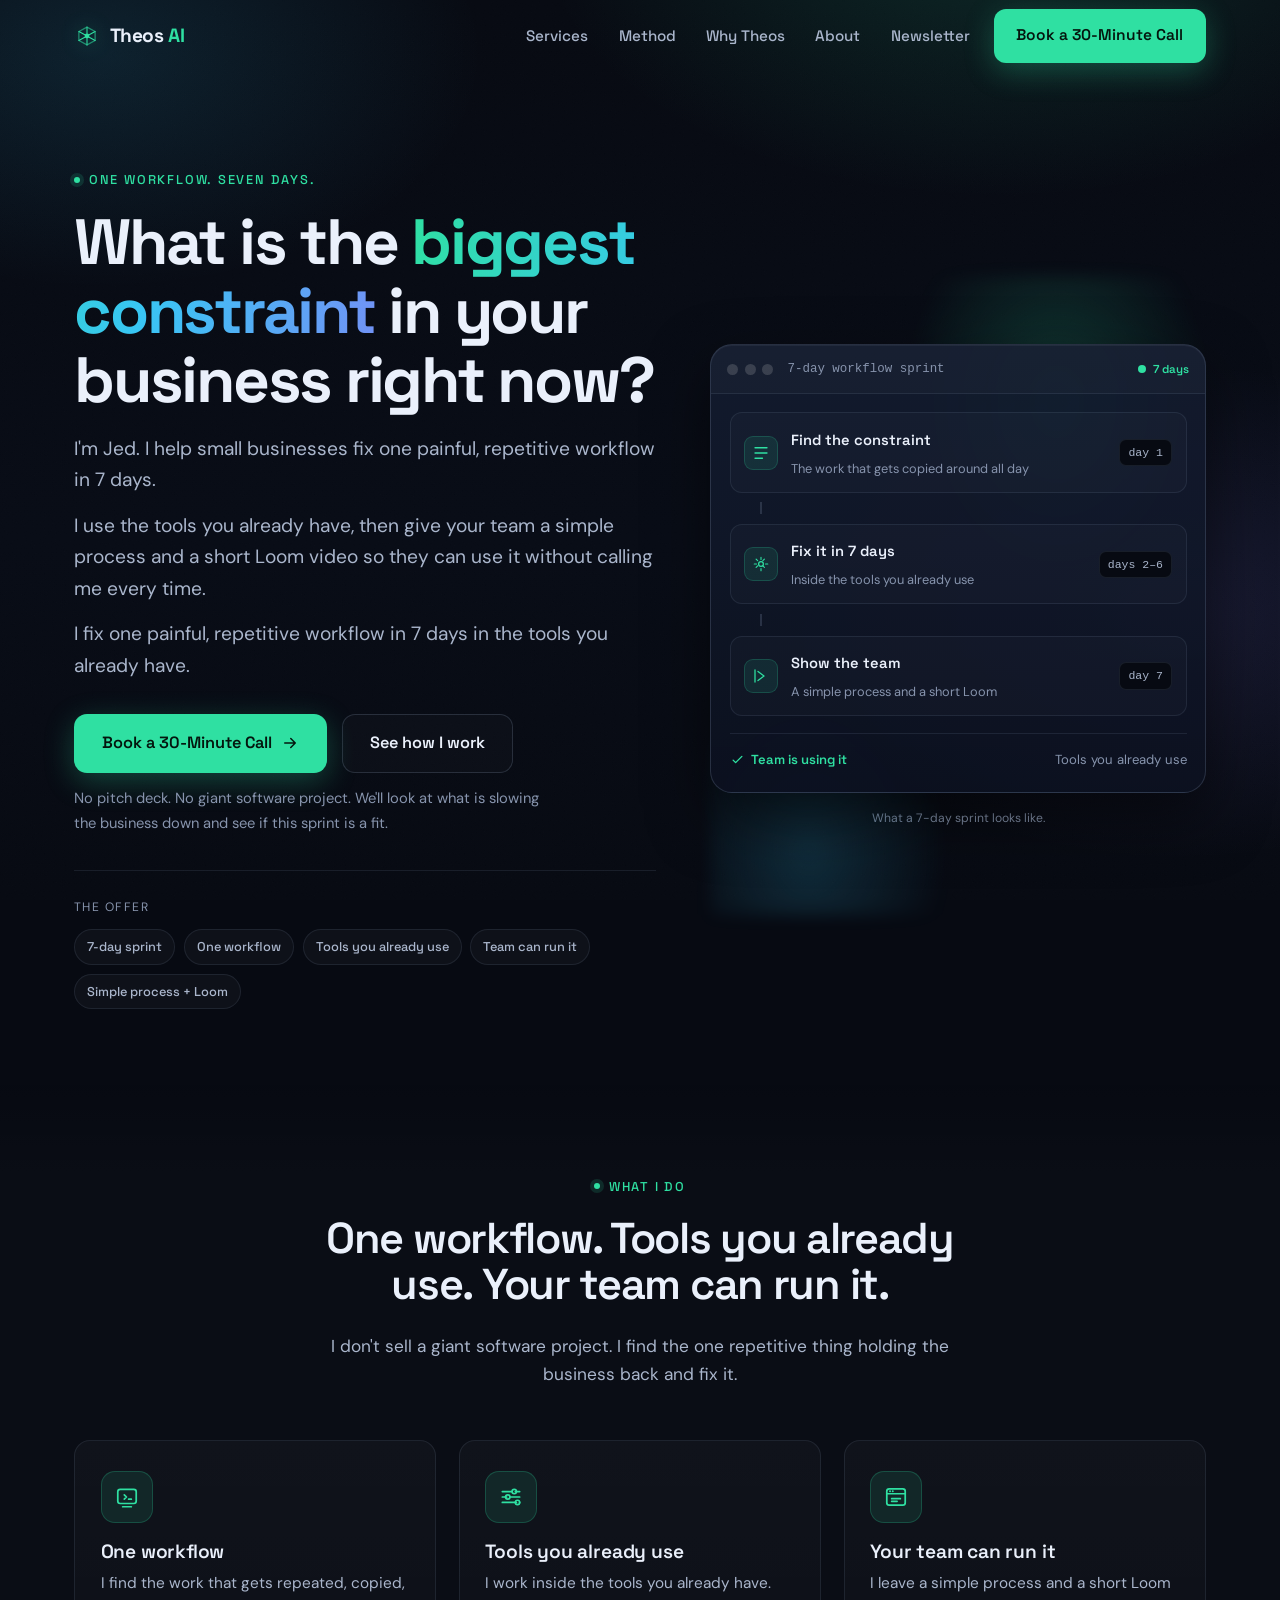
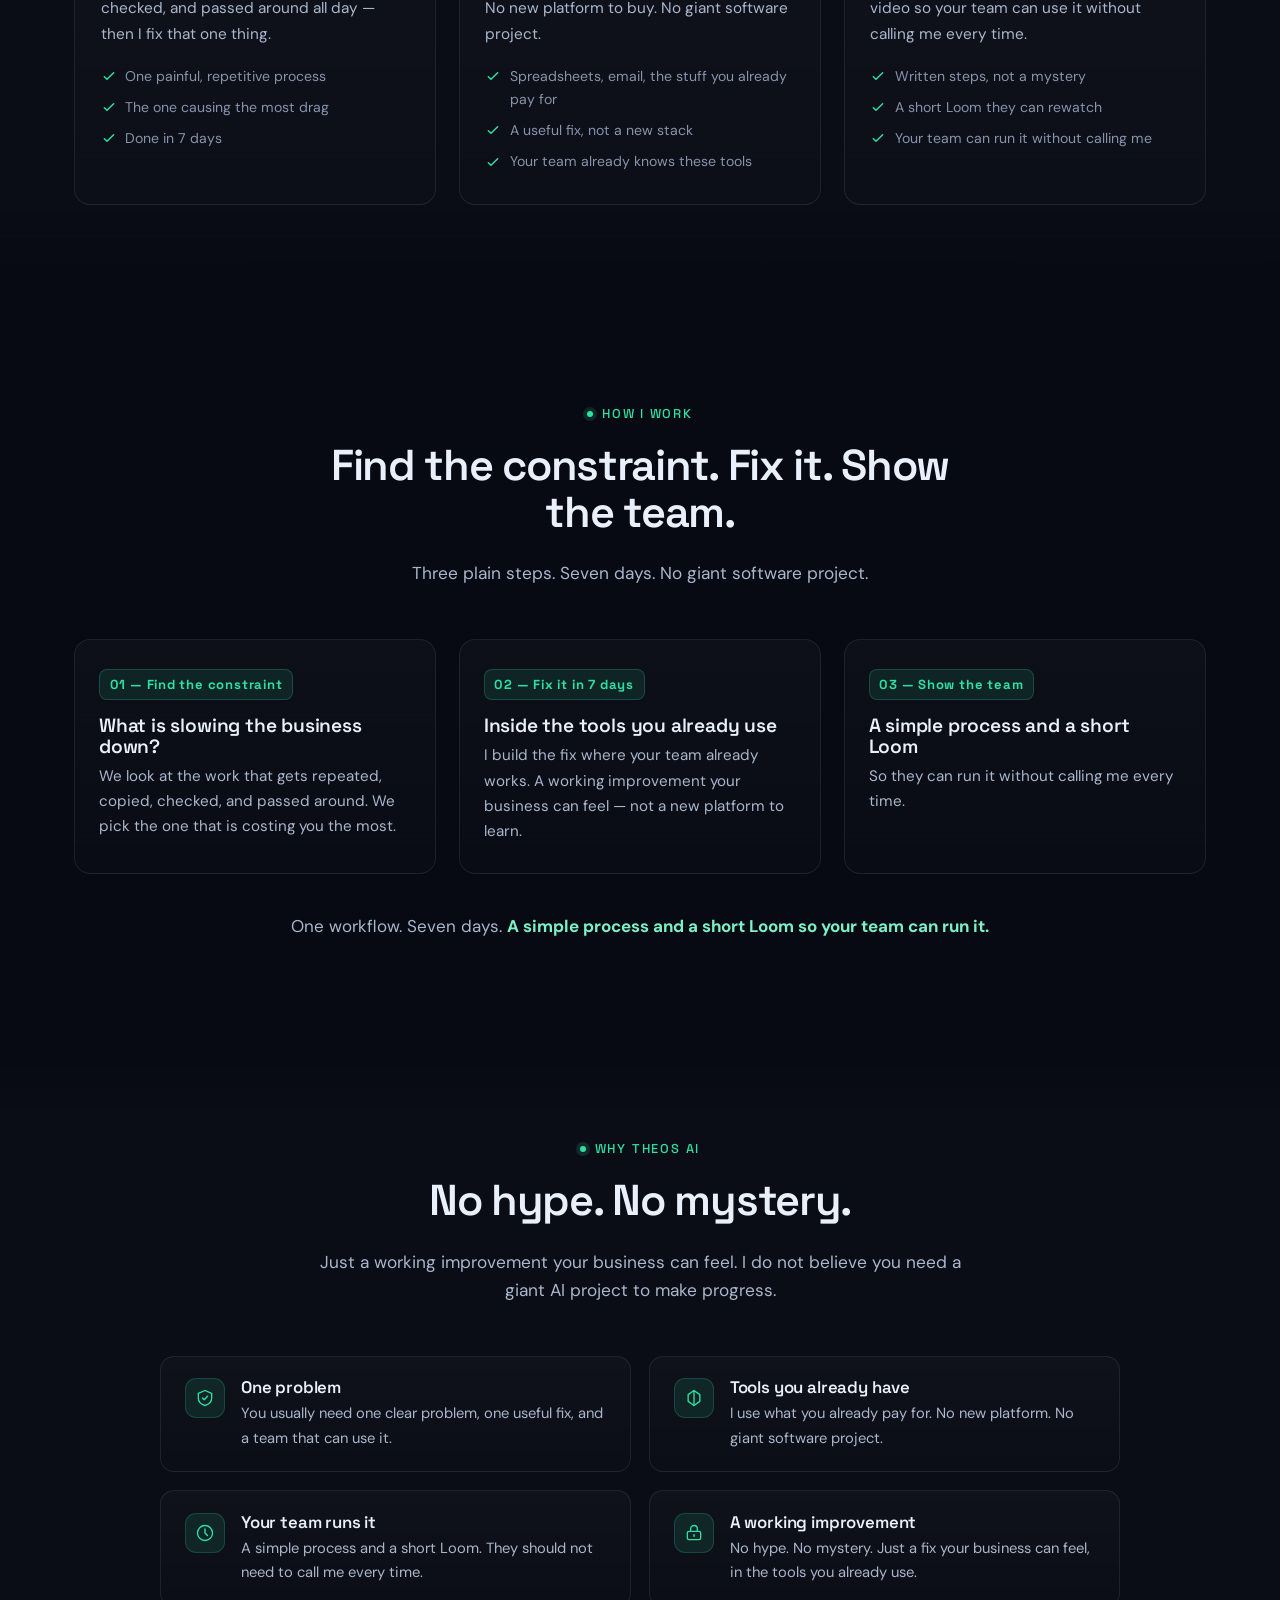
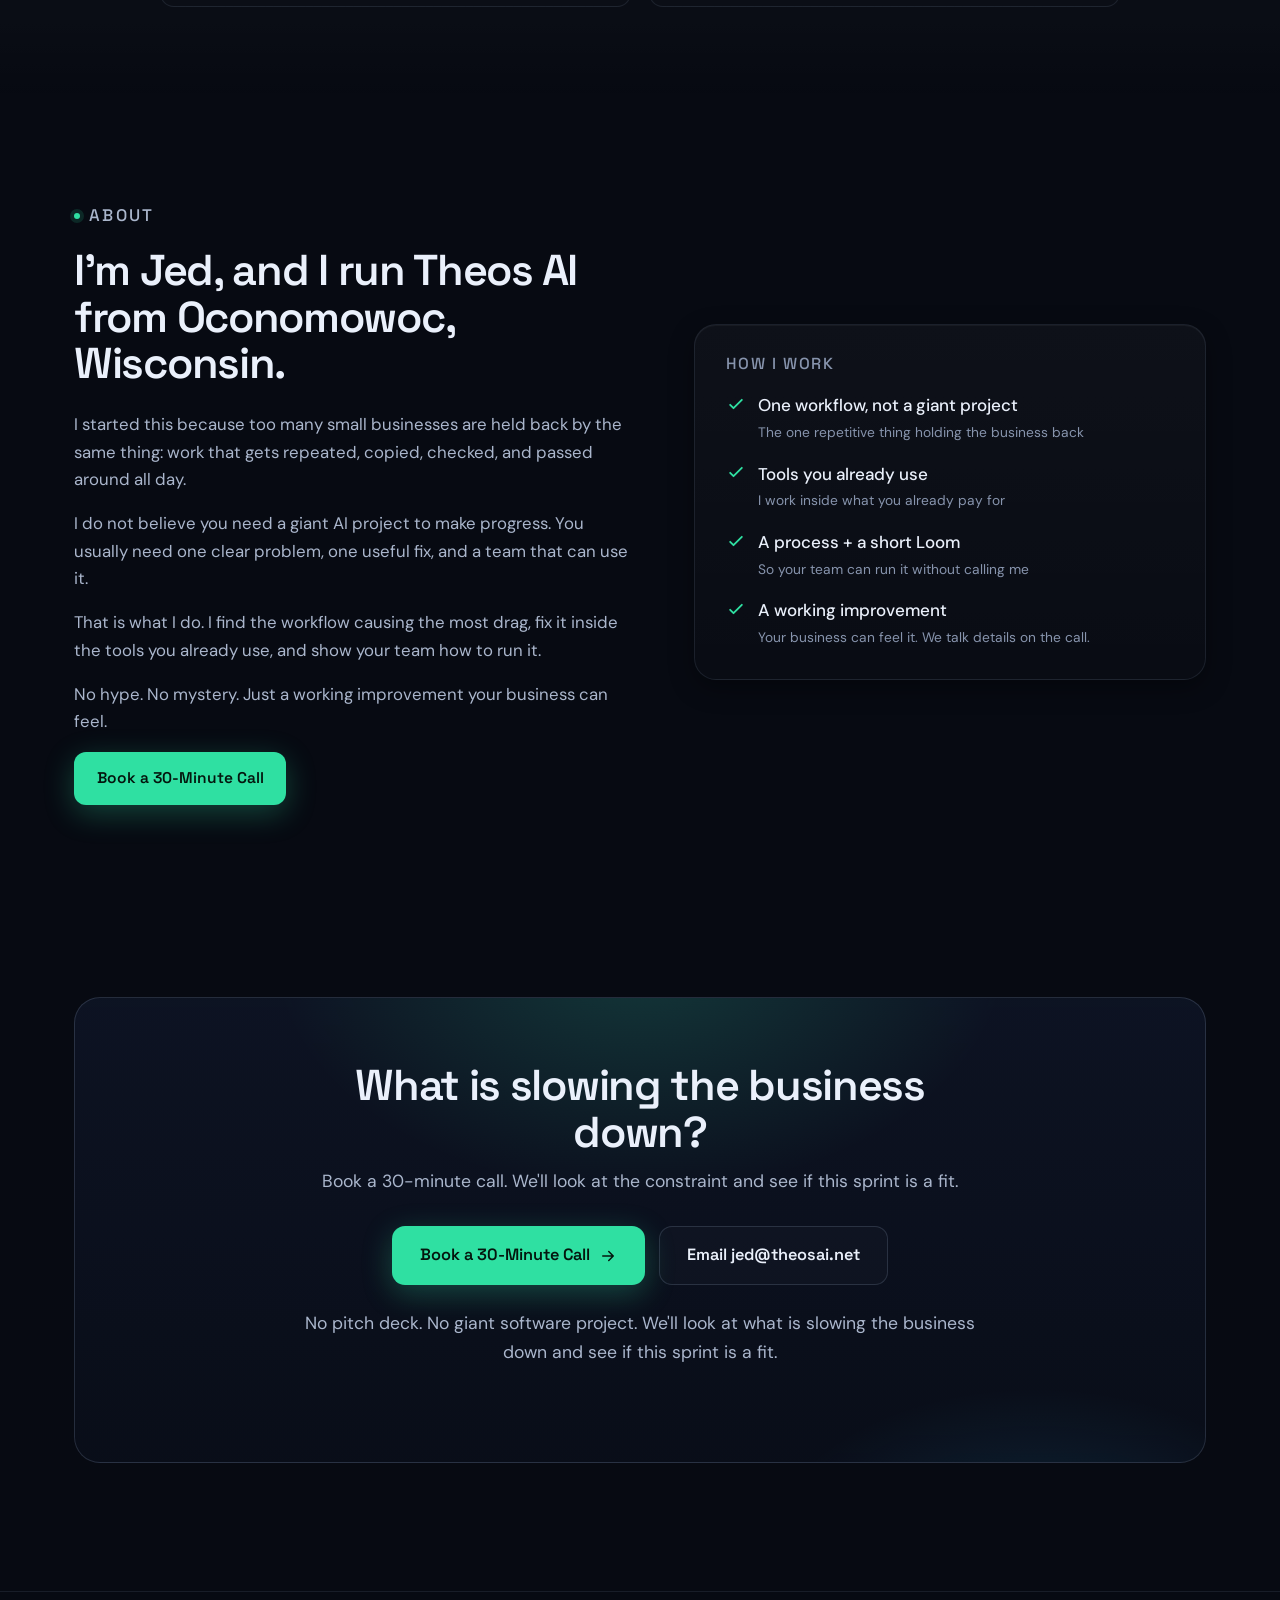
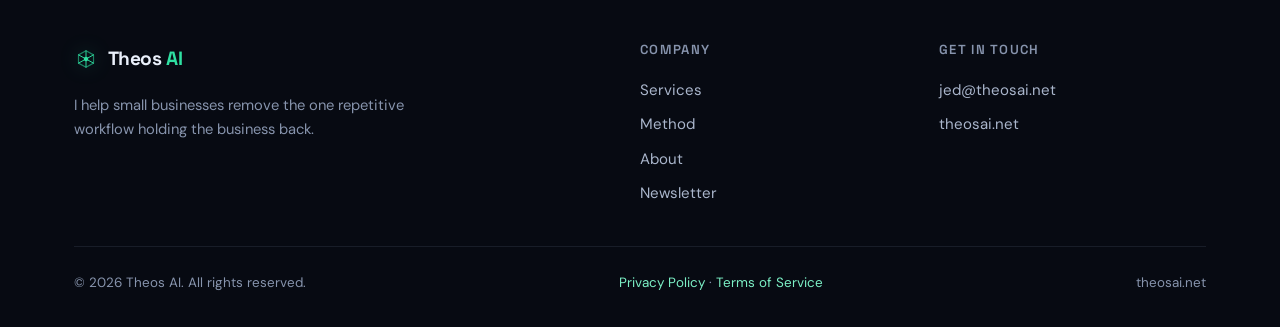
<file: index.html>
<!doctype html>
<html lang="en">
<head>
  <meta charset="utf-8" />
  <meta name="viewport" content="width=device-width, initial-scale=1" />
  <title>I help small businesses remove the one repetitive workflow holding the business back. | Theos AI</title>
  <meta name="description" content="I help small businesses remove the one repetitive workflow holding the business back." />
  <meta name="theme-color" content="#070A12" />
  <link rel="icon" href="/favicon.ico?v=2" sizes="any" />
  <link rel="icon" href="/favicon.svg?v=2" type="image/svg+xml" />
  <link rel="apple-touch-icon" href="/apple-touch-icon.png?v=2" />

  <!-- Open Graph -->
  <meta property="og:title" content="I help small businesses remove the one repetitive workflow holding the business back. | Theos AI" />
  <meta property="og:description" content="I help small businesses remove the one repetitive workflow holding the business back." />
  <meta property="og:type" content="website" />
  <meta property="og:url" content="https://theosai.net" />

  <!-- Fonts: Space Grotesk (display) + DM Sans (body). Swap for self-hosted woff2 to go zero-dependency. -->
  <link rel="preconnect" href="https://fonts.googleapis.com" />
  <link rel="preconnect" href="https://fonts.gstatic.com" crossorigin />
  <link href="https://fonts.googleapis.com/css2?family=DM+Sans:opsz,wght@9..40,400;9..40,500;9..40,600;9..40,700&family=Space+Grotesk:wght@400;500;600;700&display=swap" rel="stylesheet" />

  <style>
  /* ============================================================
     Theos AI — dark, tech-forward premium theme
     Display: Space Grotesk · Body: DM Sans
     Accent: signal green ("systems that run") + cyan/violet mesh
     ============================================================ */
  :root{
    /* surfaces */
    --bg:        #070A12;
    --bg-1:      #0B1020;
    --bg-2:      #0E1526;
    --elev:      #121a2e;
    --line:      rgba(150,168,200,.12);
    --line-2:    rgba(150,168,200,.20);

    /* text */
    --text:      #EAF0FB;
    --dim:       #AAB6CC;
    --muted:     #8794AD;

    /* accent */
    --acc:       #2FE0A2;   /* signal green */
    --acc-600:   #23C58C;
    --acc-300:   #7CF0C6;
    --ink:       #04160E;   /* text on accent */
    --cyan:      #38C6F4;
    --violet:    #8B7BF6;

    /* system */
    --radius:    16px;
    --radius-lg: 22px;
    --radius-sm: 11px;
    --maxw:      1180px;
    --ease:      cubic-bezier(.22,.61,.36,1);
    --spring:    cubic-bezier(.34,1.56,.64,1);
    --shadow-1:  0 1px 0 rgba(255,255,255,.04) inset, 0 8px 24px rgba(0,0,0,.35);
    --shadow-2:  0 1px 0 rgba(255,255,255,.05) inset, 0 24px 60px rgba(0,0,0,.5);
    --glow:      0 8px 30px rgba(47,224,162,.28);
  }

  *,*::before,*::after{ box-sizing:border-box; }
  html{ scroll-behavior:smooth; -webkit-text-size-adjust:100%; scroll-padding-top:84px; }
  @media (prefers-reduced-motion: reduce){
    html{ scroll-behavior:auto; }
    *,*::before,*::after{ animation-duration:.001ms !important; animation-iteration-count:1 !important; transition-duration:.001ms !important; }
  }

  body{
    margin:0;
    background:var(--bg);
    color:var(--text);
    font-family:"DM Sans", system-ui, -apple-system, "Segoe UI", Roboto, sans-serif;
    font-size:17px;
    line-height:1.65;
    -webkit-font-smoothing:antialiased;
    text-rendering:optimizeLegibility;
    overflow-x:hidden;
  }

  /* layered gradient mesh + grain (fixed, behind everything) */
  body::before{
    content:""; position:fixed; inset:0; z-index:-2; pointer-events:none;
    background:
      radial-gradient(60% 50% at 78% -8%, rgba(47,224,162,.14), transparent 60%),
      radial-gradient(48% 42% at 8% 6%, rgba(56,198,244,.12), transparent 62%),
      radial-gradient(50% 46% at 92% 68%, rgba(139,123,246,.12), transparent 60%),
      linear-gradient(180deg, #070A12 0%, #080C16 60%, #070A12 100%);
  }
  body::after{
    content:""; position:fixed; inset:0; z-index:-1; pointer-events:none; opacity:.5;
    background-image:url("data:image/svg+xml,%3Csvg xmlns='http://www.w3.org/2000/svg' width='140' height='140'%3E%3Cfilter id='n'%3E%3CfeTurbulence type='fractalNoise' baseFrequency='0.9' numOctaves='2' stitchTiles='stitch'/%3E%3CfeColorMatrix type='saturate' values='0'/%3E%3C/filter%3E%3Crect width='100%25' height='100%25' filter='url(%23n)' opacity='0.035'/%3E%3C/svg%3E");
  }

  h1,h2,h3,h4{ font-family:"Space Grotesk", system-ui, sans-serif; color:var(--text); margin:0 0 .55em; font-weight:600; line-height:1.08; letter-spacing:-.02em; }
  h1{ font-size:clamp(2.35rem, 5.2vw, 4rem); font-weight:700; letter-spacing:-.035em; }
  h2{ font-size:clamp(1.85rem, 3.6vw, 2.7rem); letter-spacing:-.03em; }
  h3{ font-size:1.2rem; letter-spacing:-.01em; }
  p{ margin:0 0 1rem; }
  a{ color:var(--acc-300); text-decoration:none; transition:color .2s var(--ease); }
  a:hover{ color:var(--acc); }
  img,svg{ max-width:100%; display:block; }
  strong{ color:var(--text); }

  .container{ width:100%; max-width:var(--maxw); margin-inline:auto; padding-inline:24px; }

  .skip-link{ position:absolute; left:-999px; top:10px; z-index:100; background:var(--acc); color:var(--ink); padding:10px 16px; border-radius:10px; font-weight:600; }
  .skip-link:focus{ left:14px; }
  :focus-visible{ outline:none; box-shadow:0 0 0 3px rgba(47,224,162,.5); border-radius:10px; }

  .grad{ background:linear-gradient(100deg, var(--acc) 0%, var(--cyan) 55%, var(--violet) 120%); -webkit-background-clip:text; background-clip:text; color:transparent; }

  .eyebrow{ display:inline-flex; align-items:center; gap:.55rem; font-family:"Space Grotesk",sans-serif; font-weight:500; font-size:.8rem; text-transform:uppercase; letter-spacing:.14em; color:var(--acc); margin:0 0 1.1rem; }
  .eyebrow .dot{ width:6px; height:6px; border-radius:50%; background:var(--acc); box-shadow:0 0 0 4px rgba(47,224,162,.14); }

  /* ---------- Buttons ---------- */
  .btn{
    --_bg:transparent; --_fg:var(--text); --_bd:transparent;
    display:inline-flex; align-items:center; justify-content:center; gap:.55rem;
    font-family:"Space Grotesk",sans-serif; font-weight:600; font-size:.97rem;
    padding:.8rem 1.35rem; border-radius:12px; cursor:pointer; white-space:nowrap;
    background:var(--_bg); color:var(--_fg); border:1px solid var(--_bd);
    transition:transform .18s var(--spring), box-shadow .22s var(--ease), background .22s var(--ease), border-color .22s var(--ease), color .22s var(--ease);
  }
  .btn svg{ width:18px; height:18px; }
  .btn--primary{ --_bg:var(--acc); --_fg:var(--ink); box-shadow:var(--glow); }
  .btn--primary:hover{ --_bg:var(--acc-300); color:var(--ink); transform:translateY(-2px); box-shadow:0 12px 36px rgba(47,224,162,.4); }
  .btn--primary:active{ transform:translateY(0); }
  .btn--ghost{ --_bg:rgba(255,255,255,.02); --_bd:var(--line-2); --_fg:var(--text); }
  .btn--ghost:hover{ --_bd:rgba(47,224,162,.5); color:var(--text); transform:translateY(-2px); background:rgba(47,224,162,.06); }
  .btn--ghost:active{ transform:translateY(0); }
  .btn--lg{ padding:.95rem 1.7rem; font-size:1.02rem; border-radius:13px; }
  .btn--block{ width:100%; }

  /* ---------- Nav ---------- */
  .nav{ position:sticky; top:0; z-index:50; transition:background .3s var(--ease), border-color .3s, backdrop-filter .3s; border-bottom:1px solid transparent; }
  .nav.is-scrolled{ background:rgba(8,12,22,.72); backdrop-filter:blur(14px) saturate(140%); border-bottom-color:var(--line); }
  .nav__inner{ display:flex; align-items:center; gap:1.5rem; height:72px; }
  .brand{ display:inline-flex; align-items:center; gap:.6rem; color:var(--text); font-family:"Space Grotesk",sans-serif; font-weight:700; font-size:1.2rem; letter-spacing:-.02em; }
  .brand:hover{ color:var(--text); }
  .brand__mark{ color:var(--acc); filter:drop-shadow(0 0 10px rgba(47,224,162,.35)); }
  .brand__accent{ color:var(--acc); }
  .nav__links{ display:flex; gap:1.9rem; margin-left:auto; }
  .nav__links a{ color:var(--dim); font-weight:500; font-size:.95rem; font-family:"Space Grotesk",sans-serif; position:relative; }
  .nav__links a::after{ content:""; position:absolute; left:0; bottom:-6px; height:2px; width:0; background:var(--acc); border-radius:2px; transition:width .22s var(--ease); }
  .nav__links a:hover{ color:var(--text); }
  .nav__links a:hover::after{ width:100%; }
  .nav__actions{ display:flex; gap:.6rem; align-items:center; }
  .nav__toggle{ display:none; background:none; border:1px solid var(--line-2); border-radius:10px; color:var(--text); cursor:pointer; padding:8px; }
  .mobile-menu{ display:none; flex-direction:column; gap:.2rem; padding:10px 24px 20px; background:rgba(8,12,22,.96); backdrop-filter:blur(14px); border-bottom:1px solid var(--line); }
  .mobile-menu a{ padding:.85rem .2rem; color:var(--dim); font-weight:500; font-family:"Space Grotesk",sans-serif; border-bottom:1px solid var(--line); }
  .mobile-menu a:hover{ color:var(--text); }
  .mobile-menu .btn{ margin-top:.8rem; border-bottom:none; color:var(--ink); }

  /* ---------- Hero ---------- */
  .hero{ position:relative; padding:clamp(3rem,7vw,6rem) 0 clamp(3rem,5vw,4.5rem); }
  .hero__grid{ display:grid; grid-template-columns:1.08fr .92fr; gap:3.4rem; align-items:center; }
  .hero h1{ margin-bottom:1.1rem; }
  .lead{ font-size:clamp(1.06rem,1.5vw,1.24rem); color:var(--dim); max-width:52ch; margin-bottom:0; }
  .lead p{ margin:0 0 .85rem; }
  .lead p:last-child{ margin-bottom:0; }
  .hero__cta{ display:flex; flex-wrap:wrap; gap:.9rem; margin:2rem 0 .85rem; }
  .hero__note{ font-size:.92rem; color:var(--muted); max-width:48ch; margin:0 0 2.2rem; }
  .chips{ display:flex; flex-wrap:wrap; gap:.55rem; padding-top:1.6rem; border-top:1px solid var(--line); }
  .chip{ font-family:"Space Grotesk",sans-serif; font-size:.8rem; font-weight:500; color:var(--dim); background:rgba(255,255,255,.03); border:1px solid var(--line); padding:.4rem .75rem; border-radius:999px; }
  .chips__label{ width:100%; font-size:.76rem; text-transform:uppercase; letter-spacing:.12em; color:var(--muted); margin-bottom:.2rem; }

  /* hero console visual */
  .console{ position:relative; }
  .console__glow{ position:absolute; inset:-14% 0 -18% 0; z-index:0; background:radial-gradient(45% 45% at 70% 20%, rgba(47,224,162,.22), transparent 70%), radial-gradient(40% 40% at 20% 90%, rgba(56,198,244,.18), transparent 70%); filter:blur(8px); }
  .card-3d{ position:relative; z-index:1; background:linear-gradient(180deg, rgba(20,28,48,.9), rgba(12,17,32,.92)); border:1px solid var(--line-2); border-radius:var(--radius-lg); box-shadow:var(--shadow-2); overflow:hidden; animation:floaty 7s ease-in-out infinite; }
  @keyframes floaty{ 0%,100%{ transform:translateY(0); } 50%{ transform:translateY(-9px); } }
  .card-3d__bar{ display:flex; align-items:center; gap:.5rem; padding:.85rem 1rem; border-bottom:1px solid var(--line); background:rgba(255,255,255,.02); }
  .card-3d__dots{ display:flex; gap:.4rem; }
  .card-3d__dots i{ width:11px; height:11px; border-radius:50%; background:rgba(255,255,255,.15); }
  .card-3d__title{ font-family:ui-monospace,SFMono-Regular,Menlo,monospace; font-size:.78rem; color:var(--muted); margin-left:.4rem; }
  .card-3d__live{ margin-left:auto; display:inline-flex; align-items:center; gap:.45rem; font-family:"Space Grotesk",sans-serif; font-size:.72rem; font-weight:600; color:var(--acc); }
  .card-3d__live b{ width:8px; height:8px; border-radius:50%; background:var(--acc); box-shadow:0 0 0 0 rgba(47,224,162,.6); animation:pulse 2.2s infinite; }
  @keyframes pulse{ 0%{ box-shadow:0 0 0 0 rgba(47,224,162,.55);} 70%{ box-shadow:0 0 0 9px rgba(47,224,162,0);} 100%{ box-shadow:0 0 0 0 rgba(47,224,162,0);} }
  .card-3d__body{ padding:1.15rem 1.15rem 1.35rem; }
  .flow{ display:grid; gap:.6rem; }
  .flow__row{ display:flex; align-items:center; gap:.8rem; padding:.7rem .85rem; border:1px solid var(--line); border-radius:12px; background:rgba(255,255,255,.02); }
  .flow__ico{ width:34px; height:34px; flex-shrink:0; border-radius:9px; display:grid; place-items:center; color:var(--acc); background:rgba(47,224,162,.1); border:1px solid rgba(47,224,162,.2); }
  .flow__ico svg{ width:18px; height:18px; }
  .flow__t{ font-family:"Space Grotesk",sans-serif; font-weight:600; font-size:.92rem; color:var(--text); }
  .flow__s{ font-size:.8rem; color:var(--muted); }
  .flow__tag{ margin-left:auto; font-family:ui-monospace,SFMono-Regular,Menlo,monospace; font-size:.72rem; color:var(--dim); background:var(--bg); border:1px solid var(--line); padding:.2rem .5rem; border-radius:7px; }
  .flow__conn{ height:12px; margin-left:1.9rem; border-left:2px dashed var(--line-2); }
  .card-3d__foot{ display:flex; align-items:center; justify-content:space-between; margin-top:1.05rem; padding-top:.95rem; border-top:1px solid var(--line); font-size:.82rem; color:var(--muted); }
  .card-3d__foot .ok{ color:var(--acc); font-weight:600; font-family:"Space Grotesk",sans-serif; display:inline-flex; align-items:center; gap:.4rem; }
  .fignote{ text-align:center; font-size:.76rem; color:var(--muted); margin:.9rem 0 0; }

  /* ---------- Sections ---------- */
  .section{ padding:clamp(4rem,7.5vw,7rem) 0; position:relative; }
  .section--tint{ background:linear-gradient(180deg, transparent, rgba(255,255,255,.015) 12%, rgba(255,255,255,.015) 88%, transparent); }
  .section__head{ max-width:660px; margin:0 auto 3.2rem; text-align:center; }
  .section__sub{ color:var(--dim); font-size:1.08rem; margin:0; }

  /* Services */
  .cards{ display:grid; grid-template-columns:repeat(3,1fr); gap:1.4rem; }
  .card{ position:relative; background:linear-gradient(180deg, rgba(255,255,255,.028), rgba(255,255,255,.012)); border:1px solid var(--line); border-radius:var(--radius); padding:1.9rem 1.6rem; overflow:hidden; transition:transform .28s var(--ease), border-color .28s var(--ease), box-shadow .28s var(--ease); }
  .card::before{ content:""; position:absolute; inset:0 0 auto 0; height:1px; background:linear-gradient(90deg, transparent, rgba(47,224,162,.5), transparent); opacity:0; transition:opacity .28s var(--ease); }
  .card:hover{ transform:translateY(-6px); border-color:var(--line-2); box-shadow:var(--shadow-1); }
  .card:hover::before{ opacity:1; }
  .card__icon{ width:52px; height:52px; border-radius:14px; display:grid; place-items:center; color:var(--acc); background:rgba(47,224,162,.1); border:1px solid rgba(47,224,162,.22); margin-bottom:1.2rem; }
  .card__icon svg{ width:26px; height:26px; }
  .card h3{ margin-bottom:.5rem; }
  .card p{ color:var(--dim); font-size:.96rem; margin:0 0 1.1rem; }
  .card__list{ list-style:none; padding:0; margin:0; display:grid; gap:.5rem; }
  .card__list li{ display:flex; gap:.55rem; align-items:flex-start; font-size:.88rem; color:var(--muted); }
  .card__list svg{ width:16px; height:16px; color:var(--acc); flex-shrink:0; margin-top:.2rem; }

  /* Method */
  .steps{ display:grid; grid-template-columns:repeat(3,1fr); gap:1.4rem; counter-reset:step; }
  .step{ position:relative; background:linear-gradient(180deg, rgba(255,255,255,.028), rgba(255,255,255,.01)); border:1px solid var(--line); border-radius:var(--radius); padding:1.8rem 1.5rem; }
  .step__n{ font-family:"Space Grotesk",sans-serif; font-weight:700; font-size:.82rem; letter-spacing:.06em; color:var(--acc); background:rgba(47,224,162,.1); border:1px solid rgba(47,224,162,.22); width:fit-content; padding:.25rem .6rem; border-radius:8px; margin-bottom:1rem; }
  .step h3{ margin-bottom:.4rem; }
  .step p{ color:var(--dim); font-size:.95rem; margin:0; }
  .method__note{ max-width:760px; margin:2.4rem auto 0; text-align:center; color:var(--dim); }
  .method__note strong{ color:var(--acc-300); }

  /* Why grid */
  .why{ display:grid; grid-template-columns:repeat(2,1fr); gap:1.1rem; max-width:960px; margin:0 auto; }
  .why__item{ display:flex; gap:1rem; align-items:flex-start; background:linear-gradient(180deg, rgba(255,255,255,.025), rgba(255,255,255,.008)); border:1px solid var(--line); border-radius:14px; padding:1.35rem 1.5rem; transition:border-color .25s var(--ease); }
  .why__item:hover{ border-color:var(--line-2); }
  .why__ico{ width:40px; height:40px; flex-shrink:0; border-radius:11px; display:grid; place-items:center; color:var(--acc); background:rgba(47,224,162,.1); border:1px solid rgba(47,224,162,.2); }
  .why__ico svg{ width:20px; height:20px; }
  .why__item h3{ font-size:1.05rem; margin-bottom:.3rem; }
  .why__item p{ color:var(--dim); font-size:.92rem; margin:0; }

  /* About */
  .about{ display:grid; grid-template-columns:1.05fr .95fr; gap:3.4rem; align-items:center; }
  .about p{ color:var(--dim); font-size:1.05rem; }
  .about__panel{ background:linear-gradient(180deg, rgba(255,255,255,.03), rgba(255,255,255,.01)); border:1px solid var(--line); border-radius:var(--radius-lg); padding:1.9rem; box-shadow:var(--shadow-1); }
  .about__panel h3{ font-size:1rem; color:var(--muted); text-transform:uppercase; letter-spacing:.1em; font-weight:500; margin-bottom:1.2rem; }
  .about__points{ list-style:none; padding:0; margin:0; display:grid; gap:1rem; }
  .about__points li{ display:flex; gap:.75rem; align-items:flex-start; color:var(--text); font-weight:500; }
  .about__points svg{ width:20px; height:20px; color:var(--acc); flex-shrink:0; margin-top:.15rem; }
  .about__points span small{ display:block; color:var(--muted); font-weight:400; font-size:.86rem; margin-top:.1rem; }

  /* CTA */
  .cta__wrap{ position:relative; border:1px solid var(--line-2); border-radius:26px; padding:clamp(2.6rem,5vw,4.2rem) 2rem; text-align:center; overflow:hidden; background:linear-gradient(180deg, rgba(18,26,46,.6), rgba(10,15,28,.7)); }
  .cta__wrap::before{ content:""; position:absolute; inset:0; z-index:0; background:radial-gradient(50% 80% at 50% -10%, rgba(47,224,162,.18), transparent 65%), radial-gradient(40% 60% at 85% 120%, rgba(56,198,244,.14), transparent 60%); }
  .cta__inner{ position:relative; z-index:1; max-width:680px; margin:0 auto; }
  .cta__inner h2{ margin-bottom:.7rem; }
  .cta__inner p{ color:var(--dim); font-size:1.1rem; margin-bottom:1.9rem; }
  .cta__actions{ display:flex; flex-wrap:wrap; gap:.9rem; justify-content:center; }
  .cta__fine{ margin:1.5rem 0 0; font-size:.9rem; color:var(--muted); }

  /* Footer */
  .footer{ border-top:1px solid var(--line); margin-top:2rem; padding:3.2rem 0 2rem; }
  .footer__inner{ display:grid; grid-template-columns:2fr 1fr 1fr; gap:2rem; padding-bottom:2.2rem; border-bottom:1px solid var(--line); }
  .footer__brand p{ color:var(--muted); font-size:.92rem; margin-top:.9rem; max-width:34ch; }
  .footer__col h4{ font-family:"Space Grotesk",sans-serif; font-size:.82rem; text-transform:uppercase; letter-spacing:.1em; color:var(--muted); font-weight:600; margin-bottom:1rem; }
  .footer__col a{ display:block; color:var(--dim); padding:.3rem 0; font-size:.94rem; }
  .footer__col a:hover{ color:var(--acc); }
  .footer__bar{ display:flex; justify-content:space-between; flex-wrap:wrap; gap:.6rem; padding-top:1.6rem; font-size:.84rem; color:var(--muted); }

  /* reveal */
  .reveal{ opacity:0; transform:translateY(18px); }
  .reveal.in{ opacity:1; transform:none; transition:opacity .6s var(--ease), transform .6s var(--ease); }

  /* ---------- Responsive ---------- */
  @media (max-width:940px){
    .hero__grid{ grid-template-columns:1fr; gap:2.8rem; }
    .console{ max-width:460px; margin:0 auto; width:100%; }
    .cards{ grid-template-columns:1fr; }
    .steps{ grid-template-columns:1fr; }
    .why{ grid-template-columns:1fr; }
    .about{ grid-template-columns:1fr; gap:2.2rem; }
    .footer__inner{ grid-template-columns:1fr 1fr; }
  }
  @media (max-width:900px){
    .nav__links, .nav__actions{ display:none; }
    .nav__toggle{ display:block; margin-left:auto; }
    .mobile-menu{ display:flex; }
    .mobile-menu[hidden]{ display:none; }
  }
  @media (max-width:620px){
    body{ font-size:16px; }
    .hero__cta .btn{ flex:1 1 auto; }
    .footer__inner{ grid-template-columns:1fr; gap:1.6rem; }
    .footer__bar{ flex-direction:column; }
  }
  </style>
</head>
<body>
  <a class="skip-link" href="#main">Skip to content</a>

  <!-- ===== Nav ===== -->
  <header class="nav" id="nav">
    <div class="nav__inner container">
      <a class="brand" href="#top" aria-label="Theos AI home">
        <svg class="brand__mark" width="26" height="26" viewBox="0 0 32 32" fill="none" aria-hidden="true">
          <path d="M16 5 L26 10.5 V21.5 L16 27 L6 21.5 V10.5 Z" stroke="currentColor" stroke-width="1.6" stroke-linejoin="round" opacity=".55"/>
          <circle cx="16" cy="16" r="3" fill="currentColor"/>
          <path d="M16 5 V12.9 M16 19.1 V27 M6 10.5 L13.3 14.5 M18.7 17.5 L26 21.5 M26 10.5 L18.7 14.5 M13.3 17.5 L6 21.5" stroke="currentColor" stroke-width="1.3" stroke-linecap="round"/>
        </svg>
        <span>Theos<span class="brand__accent"> AI</span></span>
      </a>

      <nav class="nav__links" aria-label="Primary">
        <a href="#services">Services</a>
        <a href="#method">Method</a>
        <a href="#why">Why Theos</a>
        <a href="#about">About</a>
        <a href="/newsletter/">Newsletter</a>
      </nav>

      <div class="nav__actions">
        <a class="btn btn--primary js-book" href="mailto:jed@theosai.net?subject=30-minute%20call">Book a 30-Minute Call</a>
      </div>

      <button class="nav__toggle" id="navToggle" aria-label="Open menu" aria-expanded="false" aria-controls="mobileMenu">
        <svg width="22" height="22" viewBox="0 0 24 24" fill="none" aria-hidden="true"><path d="M4 7h16M4 12h16M4 17h16" stroke="currentColor" stroke-width="1.8" stroke-linecap="round"/></svg>
      </button>
    </div>

    <div class="mobile-menu" id="mobileMenu" hidden>
      <a href="#services">Services</a>
      <a href="#method">Method</a>
      <a href="#why">Why Theos</a>
      <a href="#about">About</a>
      <a href="/newsletter/">Newsletter</a>
      <a class="btn btn--primary btn--block js-book" href="mailto:jed@theosai.net?subject=30-minute%20call">Book a 30-Minute Call</a>
    </div>
  </header>

  <main id="main">
    <span id="top"></span>

    <!-- ===== Hero ===== -->
    <section class="hero">
      <div class="container hero__grid">
        <div class="hero__copy">
          <p class="eyebrow"><span class="dot"></span> One workflow. Seven days.</p>
          <h1>What is the <span class="grad">biggest constraint</span> in your business right now?</h1>
          <div class="lead">
            <p>I'm Jed. I help small businesses fix one painful, repetitive workflow in 7 days.</p>
            <p>I use the tools you already have, then give your team a simple process and a short Loom video so they can use it without calling me every time.</p>
            <p>I fix one painful, repetitive workflow in 7 days in the tools you already have.</p>
          </div>
          <div class="hero__cta">
            <a class="btn btn--primary btn--lg js-book" href="mailto:jed@theosai.net?subject=30-minute%20call">
              Book a 30-Minute Call
              <svg viewBox="0 0 24 24" fill="none" aria-hidden="true"><path d="M5 12h14m-6-6 6 6-6 6" stroke="currentColor" stroke-width="2" stroke-linecap="round" stroke-linejoin="round"/></svg>
            </a>
            <a class="btn btn--ghost btn--lg" href="#method">See how I work</a>
          </div>
          <p class="hero__note">No pitch deck. No giant software project. We'll look at what is slowing the business down and see if this sprint is a fit.</p>

          <div class="chips" aria-label="The offer">
            <span class="chips__label">The offer</span>
            <span class="chip">7-day sprint</span>
            <span class="chip">One workflow</span>
            <span class="chip">Tools you already use</span>
            <span class="chip">Team can run it</span>
            <span class="chip">Simple process + Loom</span>
          </div>
        </div>

        <div class="hero__panel">
          <figure class="console" style="margin:0">
            <div class="console__glow" aria-hidden="true"></div>
            <div class="card-3d" role="img" aria-label="Illustrative diagram of a 7-day workflow sprint: find the constraint, fix it, then show the team.">
              <div class="card-3d__bar">
                <span class="card-3d__dots" aria-hidden="true"><i></i><i></i><i></i></span>
                <span class="card-3d__title">7-day workflow sprint</span>
                <span class="card-3d__live"><b></b> 7 days</span>
              </div>
              <div class="card-3d__body">
                <div class="flow">
                  <div class="flow__row">
                    <span class="flow__ico" aria-hidden="true"><svg viewBox="0 0 24 24" fill="none"><path d="M4 5h16M4 12h16M4 19h10" stroke="currentColor" stroke-width="1.7" stroke-linecap="round"/></svg></span>
                    <span><span class="flow__t">Find the constraint</span><br><span class="flow__s">The work that gets copied around all day</span></span>
                    <span class="flow__tag">day 1</span>
                  </div>
                  <div class="flow__conn" aria-hidden="true"></div>
                  <div class="flow__row">
                    <span class="flow__ico" aria-hidden="true"><svg viewBox="0 0 24 24" fill="none"><circle cx="12" cy="12" r="3.2" stroke="currentColor" stroke-width="1.7"/><path d="M12 3v3m0 12v3m9-9h-3M6 12H3m13.5-6.5-2 2m-7 7-2 2m11 0-2-2m-7-7-2-2" stroke="currentColor" stroke-width="1.5" stroke-linecap="round"/></svg></span>
                    <span><span class="flow__t">Fix it in 7 days</span><br><span class="flow__s">Inside the tools you already use</span></span>
                    <span class="flow__tag">days 2–6</span>
                  </div>
                  <div class="flow__conn" aria-hidden="true"></div>
                  <div class="flow__row">
                    <span class="flow__ico" aria-hidden="true"><svg viewBox="0 0 24 24" fill="none"><path d="m8 6 8 6-8 6" stroke="currentColor" stroke-width="1.7" stroke-linecap="round" stroke-linejoin="round"/><path d="M4 4v16" stroke="currentColor" stroke-width="1.7" stroke-linecap="round"/></svg></span>
                    <span><span class="flow__t">Show the team</span><br><span class="flow__s">A simple process and a short Loom</span></span>
                    <span class="flow__tag">day 7</span>
                  </div>
                </div>
                <div class="card-3d__foot">
                  <span class="ok"><svg width="15" height="15" viewBox="0 0 24 24" fill="none"><path d="m5 13 4 4L19 7" stroke="currentColor" stroke-width="2.2" stroke-linecap="round" stroke-linejoin="round"/></svg> Team is using it</span>
                  <span>Tools you already use</span>
                </div>
              </div>
            </div>
            <figcaption class="fignote">What a 7-day sprint looks like.</figcaption>
          </figure>
        </div>
      </div>
    </section>

    <!-- ===== Services ===== -->
    <section class="section section--tint" id="services">
      <div class="container">
        <header class="section__head reveal">
          <p class="eyebrow"><span class="dot"></span> What I do</p>
          <h2>One workflow. Tools you already use. Your team can run it.</h2>
          <p class="section__sub">I don't sell a giant software project. I find the one repetitive thing holding the business back and fix it.</p>
        </header>

        <div class="cards">
          <article class="card reveal">
            <div class="card__icon" aria-hidden="true">
              <svg viewBox="0 0 24 24" fill="none"><rect x="3.5" y="5" width="17" height="13" rx="2.2" stroke="currentColor" stroke-width="1.6"/><path d="M8 21h8M9.5 10l2 2-2 2m4 0h2.5" stroke="currentColor" stroke-width="1.6" stroke-linecap="round" stroke-linejoin="round"/></svg>
            </div>
            <h3>One workflow</h3>
            <p>I find the work that gets repeated, copied, checked, and passed around all day — then I fix that one thing.</p>
            <ul class="card__list">
              <li><svg viewBox="0 0 24 24" fill="none"><path d="m5 13 4 4L19 7" stroke="currentColor" stroke-width="2.2" stroke-linecap="round" stroke-linejoin="round"/></svg> One painful, repetitive process</li>
              <li><svg viewBox="0 0 24 24" fill="none"><path d="m5 13 4 4L19 7" stroke="currentColor" stroke-width="2.2" stroke-linecap="round" stroke-linejoin="round"/></svg> The one causing the most drag</li>
              <li><svg viewBox="0 0 24 24" fill="none"><path d="m5 13 4 4L19 7" stroke="currentColor" stroke-width="2.2" stroke-linecap="round" stroke-linejoin="round"/></svg> Done in 7 days</li>
            </ul>
          </article>

          <article class="card reveal">
            <div class="card__icon" aria-hidden="true">
              <svg viewBox="0 0 24 24" fill="none"><path d="M4 7h9m3 0h4M4 12h4m3 0h9M4 17h13m3 0h0" stroke="currentColor" stroke-width="1.6" stroke-linecap="round"/><circle cx="15" cy="7" r="2" stroke="currentColor" stroke-width="1.6"/><circle cx="9" cy="12" r="2" stroke="currentColor" stroke-width="1.6"/><circle cx="18" cy="17" r="2" stroke="currentColor" stroke-width="1.6"/></svg>
            </div>
            <h3>Tools you already use</h3>
            <p>I work inside the tools you already have. No new platform to buy. No giant software project.</p>
            <ul class="card__list">
              <li><svg viewBox="0 0 24 24" fill="none"><path d="m5 13 4 4L19 7" stroke="currentColor" stroke-width="2.2" stroke-linecap="round" stroke-linejoin="round"/></svg> Spreadsheets, email, the stuff you already pay for</li>
              <li><svg viewBox="0 0 24 24" fill="none"><path d="m5 13 4 4L19 7" stroke="currentColor" stroke-width="2.2" stroke-linecap="round" stroke-linejoin="round"/></svg> A useful fix, not a new stack</li>
              <li><svg viewBox="0 0 24 24" fill="none"><path d="m5 13 4 4L19 7" stroke="currentColor" stroke-width="2.2" stroke-linecap="round" stroke-linejoin="round"/></svg> Your team already knows these tools</li>
            </ul>
          </article>

          <article class="card reveal">
            <div class="card__icon" aria-hidden="true">
              <svg viewBox="0 0 24 24" fill="none"><rect x="3.5" y="4.5" width="17" height="15" rx="2.2" stroke="currentColor" stroke-width="1.6"/><path d="M3.5 9h17" stroke="currentColor" stroke-width="1.6"/><path d="M6.5 6.7h.01M9 6.7h.01" stroke="currentColor" stroke-width="1.8" stroke-linecap="round"/><path d="M8 13.5h8M8 16h5" stroke="currentColor" stroke-width="1.6" stroke-linecap="round"/></svg>
            </div>
            <h3>Your team can run it</h3>
            <p>I leave a simple process and a short Loom video so your team can use it without calling me every time.</p>
            <ul class="card__list">
              <li><svg viewBox="0 0 24 24" fill="none"><path d="m5 13 4 4L19 7" stroke="currentColor" stroke-width="2.2" stroke-linecap="round" stroke-linejoin="round"/></svg> Written steps, not a mystery</li>
              <li><svg viewBox="0 0 24 24" fill="none"><path d="m5 13 4 4L19 7" stroke="currentColor" stroke-width="2.2" stroke-linecap="round" stroke-linejoin="round"/></svg> A short Loom they can rewatch</li>
              <li><svg viewBox="0 0 24 24" fill="none"><path d="m5 13 4 4L19 7" stroke="currentColor" stroke-width="2.2" stroke-linecap="round" stroke-linejoin="round"/></svg> Your team can run it without calling me</li>
            </ul>
          </article>
        </div>
      </div>
    </section>

    <!-- ===== Method ===== -->
    <section class="section" id="method">
      <div class="container">
        <header class="section__head reveal">
          <p class="eyebrow"><span class="dot"></span> How I work</p>
          <h2>Find the constraint. Fix it. Show the team.</h2>
          <p class="section__sub">Three plain steps. Seven days. No giant software project.</p>
        </header>

        <div class="steps">
          <div class="step reveal">
            <div class="step__n">01 — Find the constraint</div>
            <h3>What is slowing the business down?</h3>
            <p>We look at the work that gets repeated, copied, checked, and passed around. We pick the one that is costing you the most.</p>
          </div>
          <div class="step reveal">
            <div class="step__n">02 — Fix it in 7 days</div>
            <h3>Inside the tools you already use</h3>
            <p>I build the fix where your team already works. A working improvement your business can feel — not a new platform to learn.</p>
          </div>
          <div class="step reveal">
            <div class="step__n">03 — Show the team</div>
            <h3>A simple process and a short Loom</h3>
            <p>So they can run it without calling me every time.</p>
          </div>
        </div>

        <p class="method__note reveal">
          One workflow. Seven days. <strong>A simple process and a short Loom so your team can run it.</strong>
        </p>
      </div>
    </section>

    <!-- ===== Why ===== -->
    <section class="section section--tint" id="why">
      <div class="container">
        <header class="section__head reveal">
          <p class="eyebrow"><span class="dot"></span> Why Theos AI</p>
          <h2>No hype. No mystery.</h2>
          <p class="section__sub">Just a working improvement your business can feel. I do not believe you need a giant AI project to make progress.</p>
        </header>

        <div class="why">
          <div class="why__item reveal">
            <span class="why__ico" aria-hidden="true"><svg viewBox="0 0 24 24" fill="none"><path d="M12 3 4 6.5V12c0 5 3.4 7.6 8 9 4.6-1.4 8-4 8-9V6.5L12 3Z" stroke="currentColor" stroke-width="1.6" stroke-linejoin="round"/><path d="m9 12 2 2 4-4" stroke="currentColor" stroke-width="1.7" stroke-linecap="round" stroke-linejoin="round"/></svg></span>
            <div><h3>One problem</h3><p>You usually need one clear problem, one useful fix, and a team that can use it.</p></div>
          </div>
          <div class="why__item reveal">
            <span class="why__ico" aria-hidden="true"><svg viewBox="0 0 24 24" fill="none"><path d="M12 3v18M5 8l7-5 7 5" stroke="currentColor" stroke-width="1.6" stroke-linecap="round" stroke-linejoin="round"/><path d="M5 8v8l7 5 7-5V8" stroke="currentColor" stroke-width="1.6" stroke-linejoin="round"/></svg></span>
            <div><h3>Tools you already have</h3><p>I use what you already pay for. No new platform. No giant software project.</p></div>
          </div>
          <div class="why__item reveal">
            <span class="why__ico" aria-hidden="true"><svg viewBox="0 0 24 24" fill="none"><circle cx="12" cy="12" r="9" stroke="currentColor" stroke-width="1.6"/><path d="M12 7v5l3 3" stroke="currentColor" stroke-width="1.7" stroke-linecap="round" stroke-linejoin="round"/></svg></span>
            <div><h3>Your team runs it</h3><p>A simple process and a short Loom. They should not need to call me every time.</p></div>
          </div>
          <div class="why__item reveal">
            <span class="why__ico" aria-hidden="true"><svg viewBox="0 0 24 24" fill="none"><rect x="4" y="10" width="16" height="10" rx="2" stroke="currentColor" stroke-width="1.6"/><path d="M8 10V7a4 4 0 0 1 8 0v3" stroke="currentColor" stroke-width="1.6"/><path d="M12 14v2" stroke="currentColor" stroke-width="1.8" stroke-linecap="round"/></svg></span>
            <div><h3>A working improvement</h3><p>No hype. No mystery. Just a fix your business can feel, in the tools you already use.</p></div>
          </div>
        </div>
      </div>
    </section>

    <!-- ===== About ===== -->
    <section class="section" id="about">
      <div class="container about">
        <div class="about__copy reveal">
          <p class="eyebrow"><span class="dot"></span> About</p>
          <h2>I'm Jed, and I run Theos AI from Oconomowoc, Wisconsin.</h2>
          <p>
            I started this because too many small businesses are held back by the same thing: work that gets repeated, copied, checked, and passed around all day.
          </p>
          <p>
            I do not believe you need a giant AI project to make progress. You usually need one clear problem, one useful fix, and a team that can use it.
          </p>
          <p>
            That is what I do. I find the workflow causing the most drag, fix it inside the tools you already use, and show your team how to run it.
          </p>
          <p>
            No hype. No mystery. Just a working improvement your business can feel.
          </p>
          <a class="btn btn--primary js-book" href="mailto:jed@theosai.net?subject=30-minute%20call">Book a 30-Minute Call</a>
        </div>
        <div class="about__panel reveal">
          <h3>How I work</h3>
          <ul class="about__points">
            <li><svg viewBox="0 0 24 24" fill="none"><path d="m5 13 4 4L19 7" stroke="currentColor" stroke-width="2.2" stroke-linecap="round" stroke-linejoin="round"/></svg><span>One workflow, not a giant project<small>The one repetitive thing holding the business back</small></span></li>
            <li><svg viewBox="0 0 24 24" fill="none"><path d="m5 13 4 4L19 7" stroke="currentColor" stroke-width="2.2" stroke-linecap="round" stroke-linejoin="round"/></svg><span>Tools you already use<small>I work inside what you already pay for</small></span></li>
            <li><svg viewBox="0 0 24 24" fill="none"><path d="m5 13 4 4L19 7" stroke="currentColor" stroke-width="2.2" stroke-linecap="round" stroke-linejoin="round"/></svg><span>A process + a short Loom<small>So your team can run it without calling me</small></span></li>
            <li><svg viewBox="0 0 24 24" fill="none"><path d="m5 13 4 4L19 7" stroke="currentColor" stroke-width="2.2" stroke-linecap="round" stroke-linejoin="round"/></svg><span>A working improvement<small>Your business can feel it. We talk details on the call.</small></span></li>
          </ul>
        </div>
      </div>
    </section>

    <!-- ===== CTA ===== -->
    <section class="section" id="contact">
      <div class="container">
        <div class="cta__wrap reveal">
          <div class="cta__inner">
            <h2>What is slowing the business down?</h2>
            <p>Book a 30-minute call. We'll look at the constraint and see if this sprint is a fit.</p>
            <div class="cta__actions">
              <a class="btn btn--primary btn--lg js-book" href="mailto:jed@theosai.net?subject=30-minute%20call">
                Book a 30-Minute Call
                <svg viewBox="0 0 24 24" fill="none" aria-hidden="true"><path d="M5 12h14m-6-6 6 6-6 6" stroke="currentColor" stroke-width="2" stroke-linecap="round" stroke-linejoin="round"/></svg>
              </a>
              <a class="btn btn--ghost btn--lg" href="mailto:jed@theosai.net">Email jed@theosai.net</a>
            </div>
            <p class="cta__fine">No pitch deck. No giant software project. We'll look at what is slowing the business down and see if this sprint is a fit.</p>
          </div>
        </div>
      </div>
    </section>
  </main>

  <!-- ===== Footer ===== -->
  <footer class="footer">
    <div class="container">
      <div class="footer__inner">
        <div class="footer__brand">
          <a class="brand" href="#top" aria-label="Theos AI home">
            <svg class="brand__mark" width="24" height="24" viewBox="0 0 32 32" fill="none" aria-hidden="true">
              <path d="M16 5 L26 10.5 V21.5 L16 27 L6 21.5 V10.5 Z" stroke="currentColor" stroke-width="1.6" stroke-linejoin="round" opacity=".55"/>
              <circle cx="16" cy="16" r="3" fill="currentColor"/>
              <path d="M16 5 V12.9 M16 19.1 V27 M6 10.5 L13.3 14.5 M18.7 17.5 L26 21.5 M26 10.5 L18.7 14.5 M13.3 17.5 L6 21.5" stroke="currentColor" stroke-width="1.3" stroke-linecap="round"/>
            </svg>
            <span>Theos<span class="brand__accent"> AI</span></span>
          </a>
          <p>I help small businesses remove the one repetitive workflow holding the business back.</p>
        </div>
        <nav class="footer__col" aria-label="Footer navigation">
          <h4>Company</h4>
          <a href="#services">Services</a>
          <a href="#method">Method</a>
          <a href="#about">About</a>
          <a href="/newsletter/">Newsletter</a>
        </nav>
        <div class="footer__col">
          <h4>Get in touch</h4>
          <a href="mailto:jed@theosai.net">jed@theosai.net</a>
          <a href="https://theosai.net">theosai.net</a>
        </div>
      </div>
      <div class="footer__bar">
        <span>&copy; <span id="year">2026</span> Theos AI. All rights reserved.</span>
        <span><a href="privacy.html">Privacy Policy</a> &middot; <a href="terms.html">Terms of Service</a></span>
        <span>theosai.net</span>
      </div>
    </div>
  </footer>

  <script>
  (function(){
    "use strict";

    /* ---- Booking link: paste your Calendly / Cal.com URL here and every
            "Book a call" button switches from email to your scheduler. ---- */
    var BOOKING_URL = "https://calendly.com/jed-theosai/30min";
    if (BOOKING_URL) {
      document.querySelectorAll(".js-book").forEach(function(a){
        a.setAttribute("href", BOOKING_URL);
        a.setAttribute("target", "_blank");
        a.setAttribute("rel", "noopener");
      });
    }

    /* year */
    var y = document.getElementById("year");
    if (y) y.textContent = new Date().getFullYear();

    /* nav scroll state */
    var nav = document.getElementById("nav");
    var onScroll = function(){ if (nav) nav.classList.toggle("is-scrolled", window.scrollY > 8); };
    window.addEventListener("scroll", onScroll, { passive:true });
    onScroll();

    /* mobile menu */
    var toggle = document.getElementById("navToggle");
    var menu = document.getElementById("mobileMenu");
    if (toggle && menu) {
      var setOpen = function(open){
        menu.hidden = !open;
        toggle.setAttribute("aria-expanded", String(open));
        toggle.setAttribute("aria-label", open ? "Close menu" : "Open menu");
      };
      toggle.addEventListener("click", function(){ setOpen(menu.hidden); });
      menu.querySelectorAll("a").forEach(function(a){ a.addEventListener("click", function(){ setOpen(false); }); });
    }

    /* reveal on scroll (transform/opacity only) */
    var reduce = window.matchMedia("(prefers-reduced-motion: reduce)").matches;
    var items = document.querySelectorAll(".reveal");
    if (reduce || !("IntersectionObserver" in window)) {
      items.forEach(function(el){ el.classList.add("in"); });
    } else {
      var io = new IntersectionObserver(function(entries){
        entries.forEach(function(e){
          if (e.isIntersecting){ e.target.classList.add("in"); io.unobserve(e.target); }
        });
      }, { threshold:.14, rootMargin:"0px 0px -50px 0px" });
      items.forEach(function(el){ io.observe(el); });
    }
  })();
  </script>
</body>
</html>
</file>
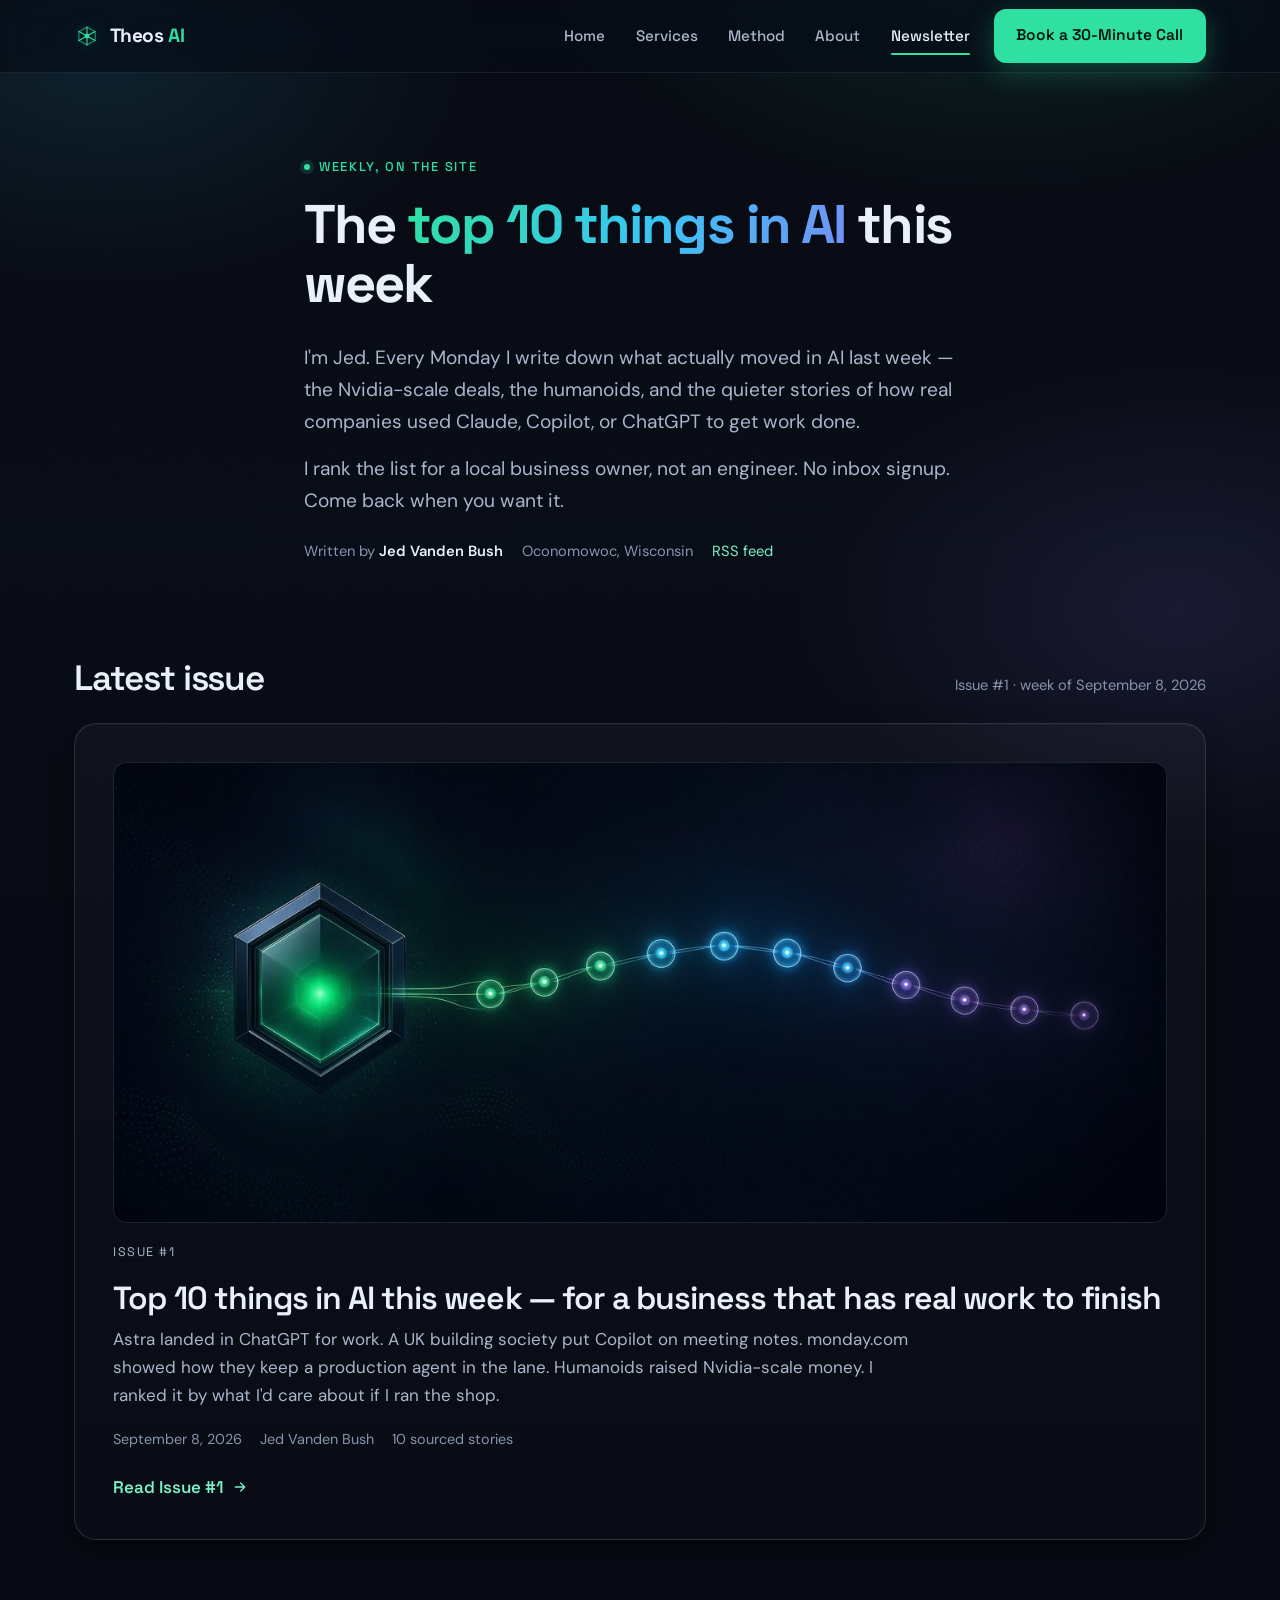
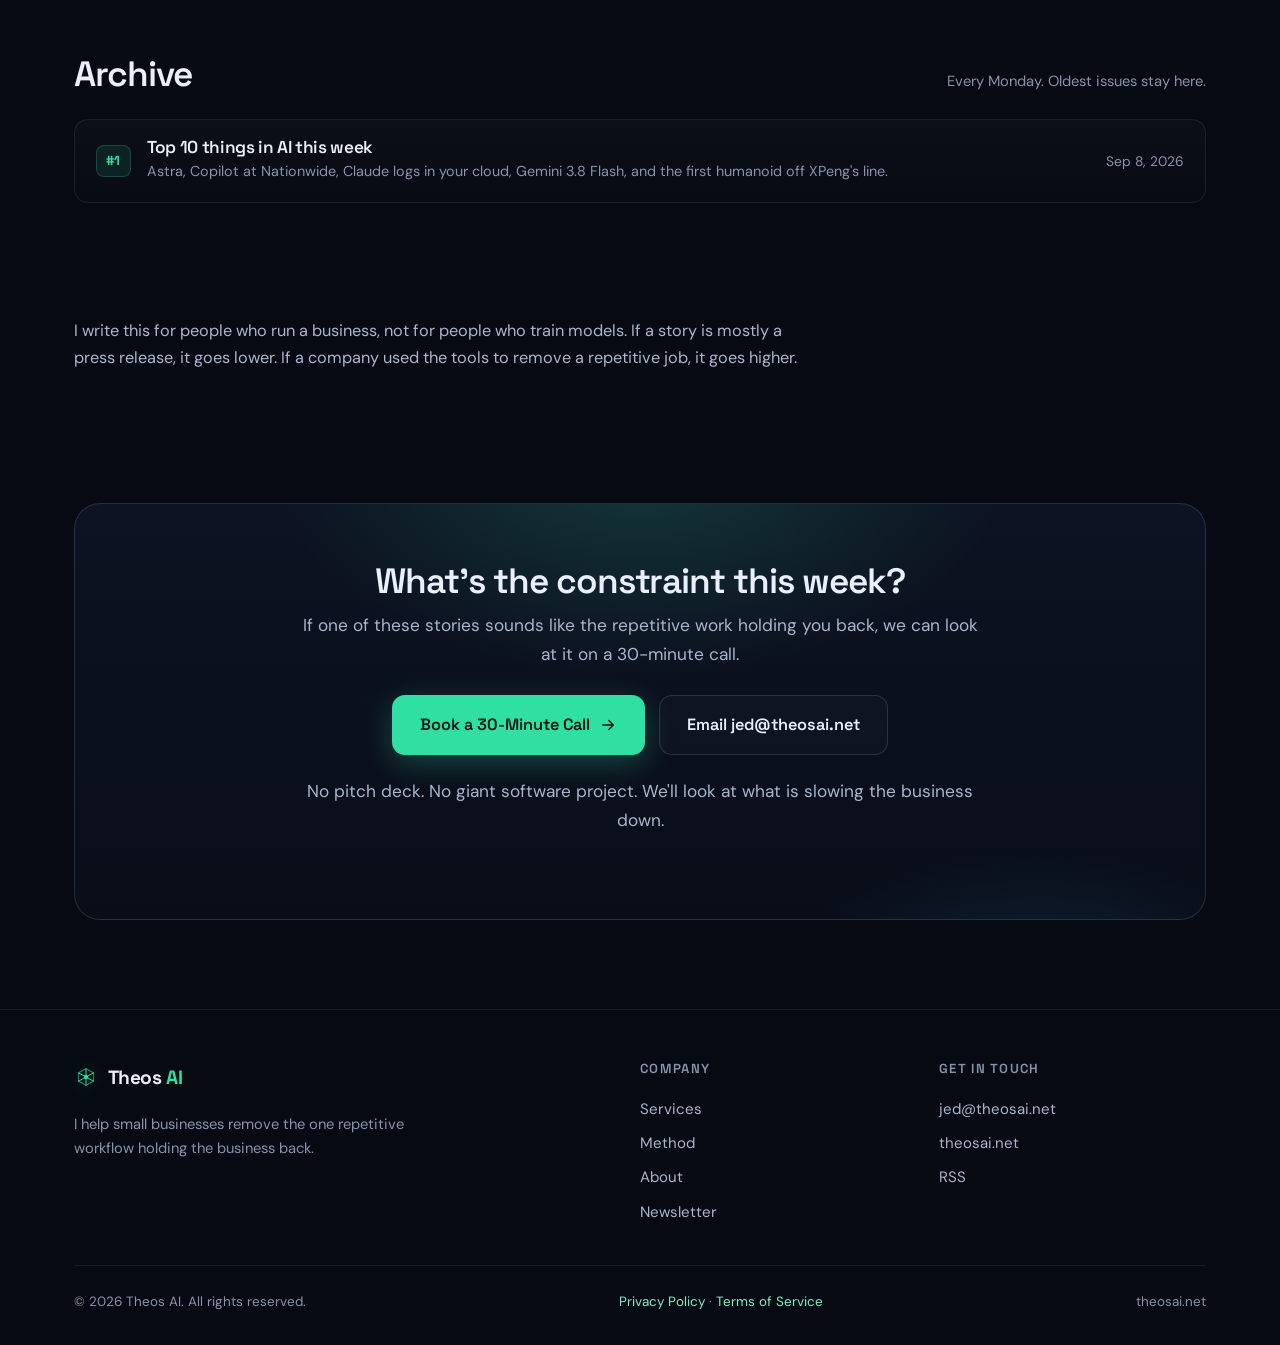
<file: newsletter/index.html>
<!doctype html>
<html lang="en">
<head>
  <meta charset="utf-8" />
  <meta name="viewport" content="width=device-width, initial-scale=1" />
  <title>Newsletter — Top 10 things in AI this week | Theos AI</title>
  <meta name="description" content="A Monday page from Jed Vanden Bush: the top 10 things in AI this week, ranked for local business owners. Site-only. No signup required." />
  <meta name="theme-color" content="#070A12" />
  <link rel="canonical" href="https://theosai.net/newsletter/" />
  <link rel="alternate" type="application/rss+xml" title="Theos AI Newsletter" href="https://theosai.net/newsletter/rss.xml" />
  <link rel="icon" href="/favicon.ico?v=2" sizes="any" />
  <link rel="icon" href="/favicon.svg?v=2" type="image/svg+xml" />
  <link rel="apple-touch-icon" href="/apple-touch-icon.png?v=2" />

  <meta property="og:title" content="Newsletter — Top 10 things in AI this week | Theos AI" />
  <meta property="og:description" content="A Monday page from Jed Vanden Bush: the top 10 things in AI this week, ranked for local business owners. Site-only. No signup required." />
  <meta property="og:type" content="website" />
  <meta property="og:url" content="https://theosai.net/newsletter/" />
  <meta property="og:site_name" content="Theos AI" />
  <meta property="og:image" content="https://theosai.net/newsletter/assets/hero-week-of-sep-8.jpg" />
  <meta property="og:image:alt" content="Dark Theos-branded illustration for Newsletter Issue #1" />
  <meta name="twitter:card" content="summary_large_image" />
  <meta name="twitter:image" content="https://theosai.net/newsletter/assets/hero-week-of-sep-8.jpg" />
  <meta name="twitter:title" content="Newsletter — Top 10 things in AI this week | Theos AI" />
  <meta name="twitter:description" content="A Monday page from Jed Vanden Bush: the top 10 things in AI this week, ranked for local business owners." />

  <link rel="preconnect" href="https://fonts.googleapis.com" />
  <link rel="preconnect" href="https://fonts.gstatic.com" crossorigin />
  <link href="https://fonts.googleapis.com/css2?family=DM+Sans:opsz,wght@9..40,400;9..40,500;9..40,600;9..40,700&family=Space+Grotesk:wght@400;500;600;700&display=swap" rel="stylesheet" />

  <style>
  :root{
    --bg:        #070A12;
    --bg-1:      #0B1020;
    --bg-2:      #0E1526;
    --elev:      #121a2e;
    --line:      rgba(150,168,200,.12);
    --line-2:    rgba(150,168,200,.20);
    --text:      #EAF0FB;
    --dim:       #AAB6CC;
    --muted:     #8794AD;
    --acc:       #2FE0A2;
    --acc-600:   #23C58C;
    --acc-300:   #7CF0C6;
    --ink:       #04160E;
    --cyan:      #38C6F4;
    --violet:    #8B7BF6;
    --radius:    16px;
    --radius-lg: 22px;
    --radius-sm: 11px;
    --maxw:      1180px;
    --ease:      cubic-bezier(.22,.61,.36,1);
    --spring:    cubic-bezier(.34,1.56,.64,1);
    --shadow-1:  0 1px 0 rgba(255,255,255,.04) inset, 0 8px 24px rgba(0,0,0,.35);
    --shadow-2:  0 1px 0 rgba(255,255,255,.05) inset, 0 24px 60px rgba(0,0,0,.5);
    --glow:      0 8px 30px rgba(47,224,162,.28);
  }

  *,*::before,*::after{ box-sizing:border-box; }
  html{ scroll-behavior:smooth; -webkit-text-size-adjust:100%; }
  @media (prefers-reduced-motion: reduce){
    html{ scroll-behavior:auto; }
    *,*::before,*::after{ animation-duration:.001ms !important; animation-iteration-count:1 !important; transition-duration:.001ms !important; }
  }

  body{
    margin:0;
    background:var(--bg);
    color:var(--text);
    font-family:"DM Sans", system-ui, -apple-system, "Segoe UI", Roboto, sans-serif;
    font-size:17px;
    line-height:1.65;
    -webkit-font-smoothing:antialiased;
    text-rendering:optimizeLegibility;
    overflow-x:hidden;
  }
  body::before{
    content:""; position:fixed; inset:0; z-index:-2; pointer-events:none;
    background:
      radial-gradient(60% 50% at 78% -8%, rgba(47,224,162,.14), transparent 60%),
      radial-gradient(48% 42% at 8% 6%, rgba(56,198,244,.12), transparent 62%),
      radial-gradient(50% 46% at 92% 68%, rgba(139,123,246,.12), transparent 60%),
      linear-gradient(180deg, #070A12 0%, #080C16 60%, #070A12 100%);
  }
  body::after{
    content:""; position:fixed; inset:0; z-index:-1; pointer-events:none; opacity:.5;
    background-image:url("data:image/svg+xml,%3Csvg xmlns='http://www.w3.org/2000/svg' width='140' height='140'%3E%3Cfilter id='n'%3E%3CfeTurbulence type='fractalNoise' baseFrequency='0.9' numOctaves='2' stitchTiles='stitch'/%3E%3CfeColorMatrix type='saturate' values='0'/%3E%3C/filter%3E%3Crect width='100%25' height='100%25' filter='url(%23n)' opacity='0.035'/%3E%3C/svg%3E");
  }

  h1,h2,h3,h4{ font-family:"Space Grotesk", system-ui, sans-serif; color:var(--text); margin:0 0 .55em; font-weight:600; line-height:1.08; letter-spacing:-.02em; }
  h1{ font-size:clamp(2.2rem, 4.8vw, 3.4rem); font-weight:700; letter-spacing:-.035em; }
  h2{ font-size:clamp(1.6rem, 3vw, 2.2rem); letter-spacing:-.03em; }
  p{ margin:0 0 1rem; }
  a{ color:var(--acc-300); text-decoration:none; transition:color .2s var(--ease); }
  a:hover{ color:var(--acc); }
  strong{ color:var(--text); }

  .container{ width:100%; max-width:var(--maxw); margin-inline:auto; padding-inline:24px; }
  .skip-link{ position:absolute; left:-999px; top:10px; z-index:100; background:var(--acc); color:var(--ink); padding:10px 16px; border-radius:10px; font-weight:600; }
  .skip-link:focus{ left:14px; }
  :focus-visible{ outline:none; box-shadow:0 0 0 3px rgba(47,224,162,.5); border-radius:10px; }
  .grad{ background:linear-gradient(100deg, var(--acc) 0%, var(--cyan) 55%, var(--violet) 120%); -webkit-background-clip:text; background-clip:text; color:transparent; }
  .eyebrow{ display:inline-flex; align-items:center; gap:.55rem; font-family:"Space Grotesk",sans-serif; font-weight:500; font-size:.8rem; text-transform:uppercase; letter-spacing:.14em; color:var(--acc); margin:0 0 1.1rem; }
  .eyebrow .dot{ width:6px; height:6px; border-radius:50%; background:var(--acc); box-shadow:0 0 0 4px rgba(47,224,162,.14); }

  .btn{
    --_bg:transparent; --_fg:var(--text); --_bd:transparent;
    display:inline-flex; align-items:center; justify-content:center; gap:.55rem;
    font-family:"Space Grotesk",sans-serif; font-weight:600; font-size:.97rem;
    padding:.8rem 1.35rem; border-radius:12px; cursor:pointer; white-space:nowrap;
    background:var(--_bg); color:var(--_fg); border:1px solid var(--_bd);
    transition:transform .18s var(--spring), box-shadow .22s var(--ease), background .22s var(--ease), border-color .22s var(--ease), color .22s var(--ease);
  }
  .btn svg{ width:18px; height:18px; }
  .btn--primary{ --_bg:var(--acc); --_fg:var(--ink); box-shadow:var(--glow); }
  .btn--primary:hover{ --_bg:var(--acc-300); color:var(--ink); transform:translateY(-2px); box-shadow:0 12px 36px rgba(47,224,162,.4); }
  .btn--ghost{ --_bg:rgba(255,255,255,.02); --_bd:var(--line-2); --_fg:var(--text); }
  .btn--ghost:hover{ --_bd:rgba(47,224,162,.5); color:var(--text); transform:translateY(-2px); background:rgba(47,224,162,.06); }
  .btn--lg{ padding:.95rem 1.7rem; font-size:1.02rem; border-radius:13px; }
  .btn--block{ width:100%; }

  .nav{ position:sticky; top:0; z-index:50; background:rgba(8,12,22,.72); backdrop-filter:blur(14px) saturate(140%); border-bottom:1px solid var(--line); }
  .nav__inner{ display:flex; align-items:center; gap:1.5rem; height:72px; }
  .brand{ display:inline-flex; align-items:center; gap:.6rem; color:var(--text); font-family:"Space Grotesk",sans-serif; font-weight:700; font-size:1.2rem; letter-spacing:-.02em; }
  .brand:hover{ color:var(--text); }
  .brand__mark{ color:var(--acc); filter:drop-shadow(0 0 10px rgba(47,224,162,.35)); }
  .brand__accent{ color:var(--acc); }
  .nav__links{ display:flex; gap:1.9rem; margin-left:auto; }
  .nav__links a{ color:var(--dim); font-weight:500; font-size:.95rem; font-family:"Space Grotesk",sans-serif; position:relative; }
  .nav__links a::after{ content:""; position:absolute; left:0; bottom:-6px; height:2px; width:0; background:var(--acc); border-radius:2px; transition:width .22s var(--ease); }
  .nav__links a:hover{ color:var(--text); }
  .nav__links a:hover::after, .nav__links a[aria-current="page"]::after{ width:100%; }
  .nav__links a[aria-current="page"]{ color:var(--text); }
  .nav__actions{ display:flex; gap:.6rem; align-items:center; }
  .nav__toggle{ display:none; background:none; border:1px solid var(--line-2); border-radius:10px; color:var(--text); cursor:pointer; padding:8px; }
  .mobile-menu{ display:none; flex-direction:column; gap:.2rem; padding:10px 24px 20px; background:rgba(8,12,22,.96); backdrop-filter:blur(14px); border-bottom:1px solid var(--line); }
  .mobile-menu a{ padding:.85rem .2rem; color:var(--dim); font-weight:500; font-family:"Space Grotesk",sans-serif; border-bottom:1px solid var(--line); }
  .mobile-menu a:hover, .mobile-menu a[aria-current="page"]{ color:var(--text); }
  .mobile-menu .btn{ margin-top:.8rem; border-bottom:none; color:var(--ink); }

  .hero{ padding:clamp(3rem,6vw,5rem) 0 2.4rem; }
  .hero__copy{ max-width:720px; }
  .lead{ font-size:clamp(1.06rem,1.5vw,1.2rem); color:var(--dim); }
  .meta-row{ display:flex; flex-wrap:wrap; gap:.7rem 1.2rem; color:var(--muted); font-size:.92rem; margin:1.4rem 0 0; }
  .meta-row strong{ color:var(--text); font-weight:600; }

  .section{ padding:clamp(2.2rem,5vw,3.6rem) 0; }
  .section__head{ display:flex; align-items:end; justify-content:space-between; gap:1rem; margin-bottom:1.6rem; flex-wrap:wrap; }
  .section__head h2{ margin:0; }
  .section__sub{ color:var(--muted); font-size:.92rem; margin:0; }

  .featured{
    display:block; color:inherit;
    background:linear-gradient(180deg, rgba(255,255,255,.03), rgba(255,255,255,.01));
    border:1px solid var(--line-2); border-radius:var(--radius-lg);
    padding:clamp(1.6rem,3vw,2.4rem); box-shadow:var(--shadow-1);
    transition:transform .28s var(--ease), border-color .28s var(--ease);
  }
  .featured:hover{ transform:translateY(-4px); border-color:rgba(47,224,162,.4); color:inherit; }
  .featured__media{ margin:0 0 1.15rem; border-radius:14px; overflow:hidden; border:1px solid var(--line); background:#0B1020; aspect-ratio:16/7; }
  .featured__media img{ width:100%; height:100%; display:block; object-fit:cover; object-position:18% 50%; }
  .featured__kicker{ font-family:"Space Grotesk",sans-serif; font-size:.78rem; letter-spacing:.12em; text-transform:uppercase; color:var(--acc); margin:0 0 .7rem; }
  .featured h2{ font-size:clamp(1.5rem, 2.6vw, 2rem); margin:0 0 .55rem; }
  .featured p{ color:var(--dim); margin:0 0 1.2rem; max-width:68ch; }
  .featured__meta{ display:flex; flex-wrap:wrap; gap:.6rem 1.1rem; font-size:.9rem; color:var(--muted); }
  .featured__cta{ margin-top:1.3rem; display:inline-flex; align-items:center; gap:.45rem; font-family:"Space Grotesk",sans-serif; font-weight:600; color:var(--acc-300); }
  .featured:hover .featured__cta{ color:var(--acc); }

  .archive{ list-style:none; padding:0; margin:0; display:grid; gap:.9rem; }
  .archive a{
    display:grid; grid-template-columns:auto 1fr auto; gap:1rem; align-items:center;
    padding:1.15rem 1.3rem; border:1px solid var(--line); border-radius:14px;
    background:linear-gradient(180deg, rgba(255,255,255,.025), rgba(255,255,255,.008));
    color:inherit; transition:border-color .22s var(--ease);
  }
  .archive a:hover{ border-color:var(--line-2); color:inherit; }
  .archive__n{ font-family:"Space Grotesk",sans-serif; font-weight:700; font-size:.82rem; letter-spacing:.06em; color:var(--acc); background:rgba(47,224,162,.1); border:1px solid rgba(47,224,162,.22); padding:.25rem .55rem; border-radius:8px; }
  .archive h3{ margin:0 0 .2rem; font-size:1.08rem; }
  .archive p{ margin:0; color:var(--muted); font-size:.9rem; }
  .archive__date{ color:var(--muted); font-size:.86rem; white-space:nowrap; }

  .note{ color:var(--dim); font-size:1.02rem; max-width:68ch; }

  .cta__wrap{ position:relative; border:1px solid var(--line-2); border-radius:26px; padding:clamp(2.4rem,5vw,3.6rem) 2rem; text-align:center; overflow:hidden; background:linear-gradient(180deg, rgba(18,26,46,.6), rgba(10,15,28,.7)); }
  .cta__wrap::before{ content:""; position:absolute; inset:0; z-index:0; background:radial-gradient(50% 80% at 50% -10%, rgba(47,224,162,.18), transparent 65%), radial-gradient(40% 60% at 85% 120%, rgba(56,198,244,.14), transparent 60%); }
  .cta__inner{ position:relative; z-index:1; max-width:680px; margin:0 auto; }
  .cta__inner h2{ margin-bottom:.7rem; }
  .cta__inner p{ color:var(--dim); font-size:1.08rem; margin-bottom:1.7rem; }
  .cta__actions{ display:flex; flex-wrap:wrap; gap:.9rem; justify-content:center; }
  .cta__fine{ margin:1.4rem 0 0; font-size:.9rem; color:var(--muted); }

  .footer{ border-top:1px solid var(--line); margin-top:2rem; padding:3.2rem 0 2rem; }
  .footer__inner{ display:grid; grid-template-columns:2fr 1fr 1fr; gap:2rem; padding-bottom:2.2rem; border-bottom:1px solid var(--line); }
  .footer__brand p{ color:var(--muted); font-size:.92rem; margin-top:.9rem; max-width:34ch; }
  .footer__col h4{ font-family:"Space Grotesk",sans-serif; font-size:.82rem; text-transform:uppercase; letter-spacing:.1em; color:var(--muted); font-weight:600; margin-bottom:1rem; }
  .footer__col a{ display:block; color:var(--dim); padding:.3rem 0; font-size:.94rem; }
  .footer__col a:hover{ color:var(--acc); }
  .footer__bar{ display:flex; justify-content:space-between; flex-wrap:wrap; gap:.6rem; padding-top:1.6rem; font-size:.84rem; color:var(--muted); }

  @media (max-width:940px){
    .footer__inner{ grid-template-columns:1fr 1fr; }
    .archive a{ grid-template-columns:auto 1fr; }
    .archive__date{ grid-column:2; }
  }
  @media (max-width:900px){
    .nav__links, .nav__actions{ display:none; }
    .nav__toggle{ display:block; margin-left:auto; }
    .mobile-menu{ display:flex; }
    .mobile-menu[hidden]{ display:none; }
  }
  @media (max-width:620px){
    body{ font-size:16px; }
    .footer__inner{ grid-template-columns:1fr; gap:1.6rem; }
    .footer__bar{ flex-direction:column; }
  }
  </style>
</head>
<body>
  <a class="skip-link" href="#main">Skip to content</a>

  <header class="nav" id="nav">
    <div class="nav__inner container">
      <a class="brand" href="/" aria-label="Theos AI home">
        <svg class="brand__mark" width="26" height="26" viewBox="0 0 32 32" fill="none" aria-hidden="true">
          <path d="M16 5 L26 10.5 V21.5 L16 27 L6 21.5 V10.5 Z" stroke="currentColor" stroke-width="1.6" stroke-linejoin="round" opacity=".55"/>
          <circle cx="16" cy="16" r="3" fill="currentColor"/>
          <path d="M16 5 V12.9 M16 19.1 V27 M6 10.5 L13.3 14.5 M18.7 17.5 L26 21.5 M26 10.5 L18.7 14.5 M13.3 17.5 L6 21.5" stroke="currentColor" stroke-width="1.3" stroke-linecap="round"/>
        </svg>
        <span>Theos<span class="brand__accent"> AI</span></span>
      </a>

      <nav class="nav__links" aria-label="Primary">
        <a href="/">Home</a>
        <a href="/#services">Services</a>
        <a href="/#method">Method</a>
        <a href="/#about">About</a>
        <a href="/newsletter/" aria-current="page">Newsletter</a>
      </nav>

      <div class="nav__actions">
        <a class="btn btn--primary js-book" href="mailto:jed@theosai.net?subject=30-minute%20call">Book a 30-Minute Call</a>
      </div>

      <button class="nav__toggle" id="navToggle" aria-label="Open menu" aria-expanded="false" aria-controls="mobileMenu">
        <svg width="22" height="22" viewBox="0 0 24 24" fill="none" aria-hidden="true"><path d="M4 7h16M4 12h16M4 17h16" stroke="currentColor" stroke-width="1.8" stroke-linecap="round"/></svg>
      </button>
    </div>

    <div class="mobile-menu" id="mobileMenu" hidden>
      <a href="/">Home</a>
      <a href="/#services">Services</a>
      <a href="/#method">Method</a>
      <a href="/#about">About</a>
      <a href="/newsletter/" aria-current="page">Newsletter</a>
      <a class="btn btn--primary btn--block js-book" href="mailto:jed@theosai.net?subject=30-minute%20call">Book a 30-Minute Call</a>
    </div>
  </header>

  <main id="main">
    <section class="hero">
      <div class="container hero__copy">
        <p class="eyebrow"><span class="dot"></span> Weekly, on the site</p>
        <h1>The <span class="grad">top 10 things in AI</span> this week</h1>
        <div class="lead">
          <p>I'm Jed. Every Monday I write down what actually moved in AI last week — the Nvidia-scale deals, the humanoids, and the quieter stories of how real companies used Claude, Copilot, or ChatGPT to get work done.</p>
          <p>I rank the list for a local business owner, not an engineer. No inbox signup. Come back when you want it.</p>
        </div>
        <p class="meta-row">
          <span>Written by <strong>Jed Vanden Bush</strong></span>
          <span>Oconomowoc, Wisconsin</span>
          <span><a href="/newsletter/rss.xml">RSS feed</a></span>
        </p>
      </div>
    </section>

    <section class="section" aria-labelledby="latest">
      <div class="container">
        <div class="section__head">
          <h2 id="latest">Latest issue</h2>
          <p class="section__sub">Issue #1 · week of September 8, 2026</p>
        </div>
        <a class="featured" href="/newsletter/2026-09-08-top-10-things-in-ai-this-week/">
          <div class="featured__media">
            <img src="/newsletter/assets/hero-week-of-sep-8.jpg" width="1280" height="720" alt="Dark Theos illustration: a glowing hexagon node linked to a week of AI stories." />
          </div>
          <p class="featured__kicker">Issue #1</p>
          <h2>Top 10 things in AI this week — for a business that has real work to finish</h2>
          <p>Astra landed in ChatGPT for work. A UK building society put Copilot on meeting notes. monday.com showed how they keep a production agent in the lane. Humanoids raised Nvidia-scale money. I ranked it by what I'd care about if I ran the shop.</p>
          <div class="featured__meta">
            <span>September 8, 2026</span>
            <span>Jed Vanden Bush</span>
            <span>10 sourced stories</span>
          </div>
          <span class="featured__cta">Read Issue #1 <svg width="16" height="16" viewBox="0 0 24 24" fill="none" aria-hidden="true"><path d="M5 12h14m-6-6 6 6-6 6" stroke="currentColor" stroke-width="2" stroke-linecap="round" stroke-linejoin="round"/></svg></span>
        </a>
      </div>
    </section>

    <section class="section" aria-labelledby="archive">
      <div class="container">
        <div class="section__head">
          <h2 id="archive">Archive</h2>
          <p class="section__sub">Every Monday. Oldest issues stay here.</p>
        </div>
        <ol class="archive">
          <li>
            <a href="/newsletter/2026-09-08-top-10-things-in-ai-this-week/">
              <span class="archive__n">#1</span>
              <span>
                <h3>Top 10 things in AI this week</h3>
                <p>Astra, Copilot at Nationwide, Claude logs in your cloud, Gemini 3.8 Flash, and the first humanoid off XPeng's line.</p>
              </span>
              <span class="archive__date">Sep 8, 2026</span>
            </a>
          </li>
        </ol>
      </div>
    </section>

    <section class="section">
      <div class="container">
        <p class="note">I write this for people who run a business, not for people who train models. If a story is mostly a press release, it goes lower. If a company used the tools to remove a repetitive job, it goes higher.</p>
      </div>
    </section>

    <section class="section" id="contact">
      <div class="container">
        <div class="cta__wrap">
          <div class="cta__inner">
            <h2>What's the constraint this week?</h2>
            <p>If one of these stories sounds like the repetitive work holding you back, we can look at it on a 30-minute call.</p>
            <div class="cta__actions">
              <a class="btn btn--primary btn--lg js-book" href="mailto:jed@theosai.net?subject=30-minute%20call">
                Book a 30-Minute Call
                <svg viewBox="0 0 24 24" fill="none" aria-hidden="true"><path d="M5 12h14m-6-6 6 6-6 6" stroke="currentColor" stroke-width="2" stroke-linecap="round" stroke-linejoin="round"/></svg>
              </a>
              <a class="btn btn--ghost btn--lg" href="mailto:jed@theosai.net">Email jed@theosai.net</a>
            </div>
            <p class="cta__fine">No pitch deck. No giant software project. We'll look at what is slowing the business down.</p>
          </div>
        </div>
      </div>
    </section>
  </main>

  <footer class="footer">
    <div class="container">
      <div class="footer__inner">
        <div class="footer__brand">
          <a class="brand" href="/" aria-label="Theos AI home">
            <svg class="brand__mark" width="24" height="24" viewBox="0 0 32 32" fill="none" aria-hidden="true">
              <path d="M16 5 L26 10.5 V21.5 L16 27 L6 21.5 V10.5 Z" stroke="currentColor" stroke-width="1.6" stroke-linejoin="round" opacity=".55"/>
              <circle cx="16" cy="16" r="3" fill="currentColor"/>
              <path d="M16 5 V12.9 M16 19.1 V27 M6 10.5 L13.3 14.5 M18.7 17.5 L26 21.5 M26 10.5 L18.7 14.5 M13.3 17.5 L6 21.5" stroke="currentColor" stroke-width="1.3" stroke-linecap="round"/>
            </svg>
            <span>Theos<span class="brand__accent"> AI</span></span>
          </a>
          <p>I help small businesses remove the one repetitive workflow holding the business back.</p>
        </div>
        <nav class="footer__col" aria-label="Footer navigation">
          <h4>Company</h4>
          <a href="/#services">Services</a>
          <a href="/#method">Method</a>
          <a href="/#about">About</a>
          <a href="/newsletter/">Newsletter</a>
        </nav>
        <div class="footer__col">
          <h4>Get in touch</h4>
          <a href="mailto:jed@theosai.net">jed@theosai.net</a>
          <a href="https://theosai.net">theosai.net</a>
          <a href="/newsletter/rss.xml">RSS</a>
        </div>
      </div>
      <div class="footer__bar">
        <span>&copy; <span id="year">2026</span> Theos AI. All rights reserved.</span>
        <span><a href="/privacy.html">Privacy Policy</a> &middot; <a href="/terms.html">Terms of Service</a></span>
        <span>theosai.net</span>
      </div>
    </div>
  </footer>

  <script>
  (function(){
    "use strict";
    var BOOKING_URL = "https://calendly.com/jed-theosai/30min";
    if (BOOKING_URL) {
      document.querySelectorAll(".js-book").forEach(function(a){
        a.setAttribute("href", BOOKING_URL);
        a.setAttribute("target", "_blank");
        a.setAttribute("rel", "noopener");
      });
    }
    var y = document.getElementById("year");
    if (y) y.textContent = new Date().getFullYear();
    var toggle = document.getElementById("navToggle");
    var menu = document.getElementById("mobileMenu");
    if (toggle && menu) {
      var setOpen = function(open){
        menu.hidden = !open;
        toggle.setAttribute("aria-expanded", String(open));
        toggle.setAttribute("aria-label", open ? "Close menu" : "Open menu");
      };
      toggle.addEventListener("click", function(){ setOpen(menu.hidden); });
      menu.querySelectorAll("a").forEach(function(a){ a.addEventListener("click", function(){ setOpen(false); }); });
    }
  })();
  </script>
</body>
</html>
</file>
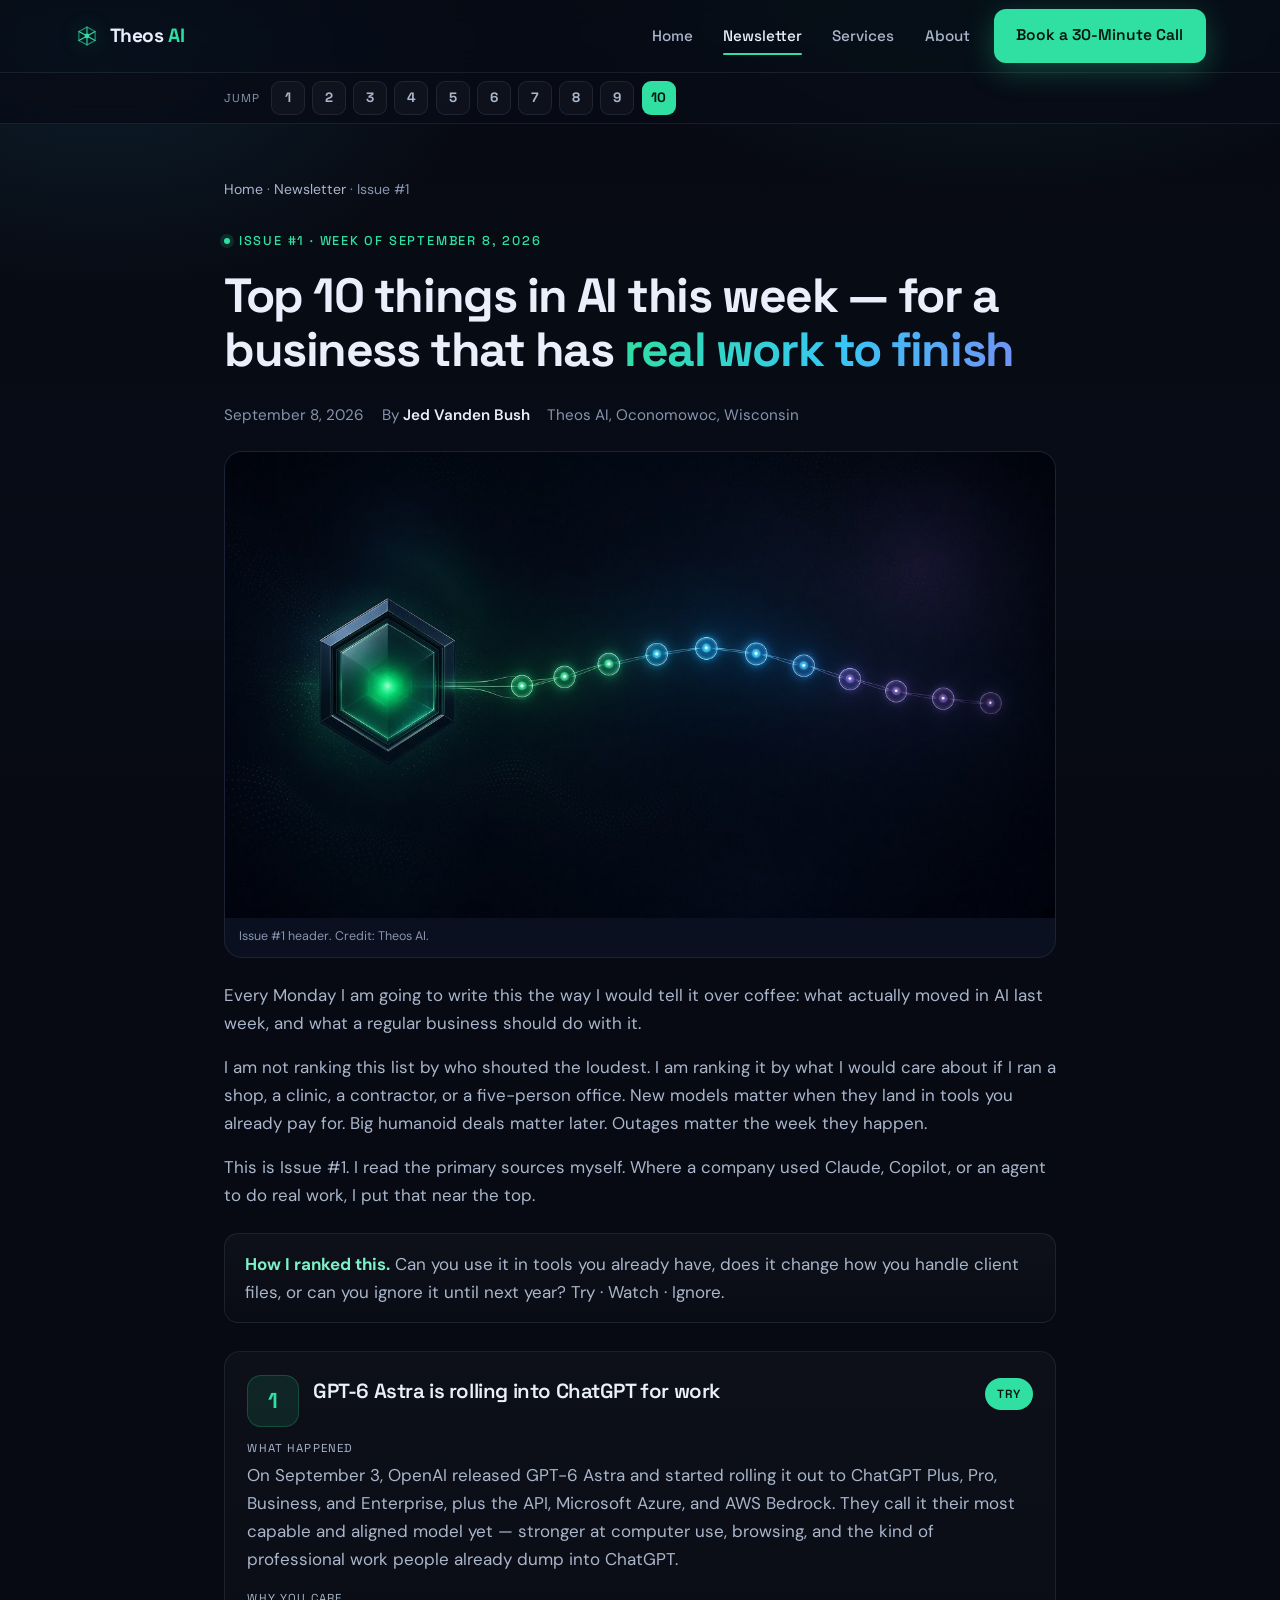
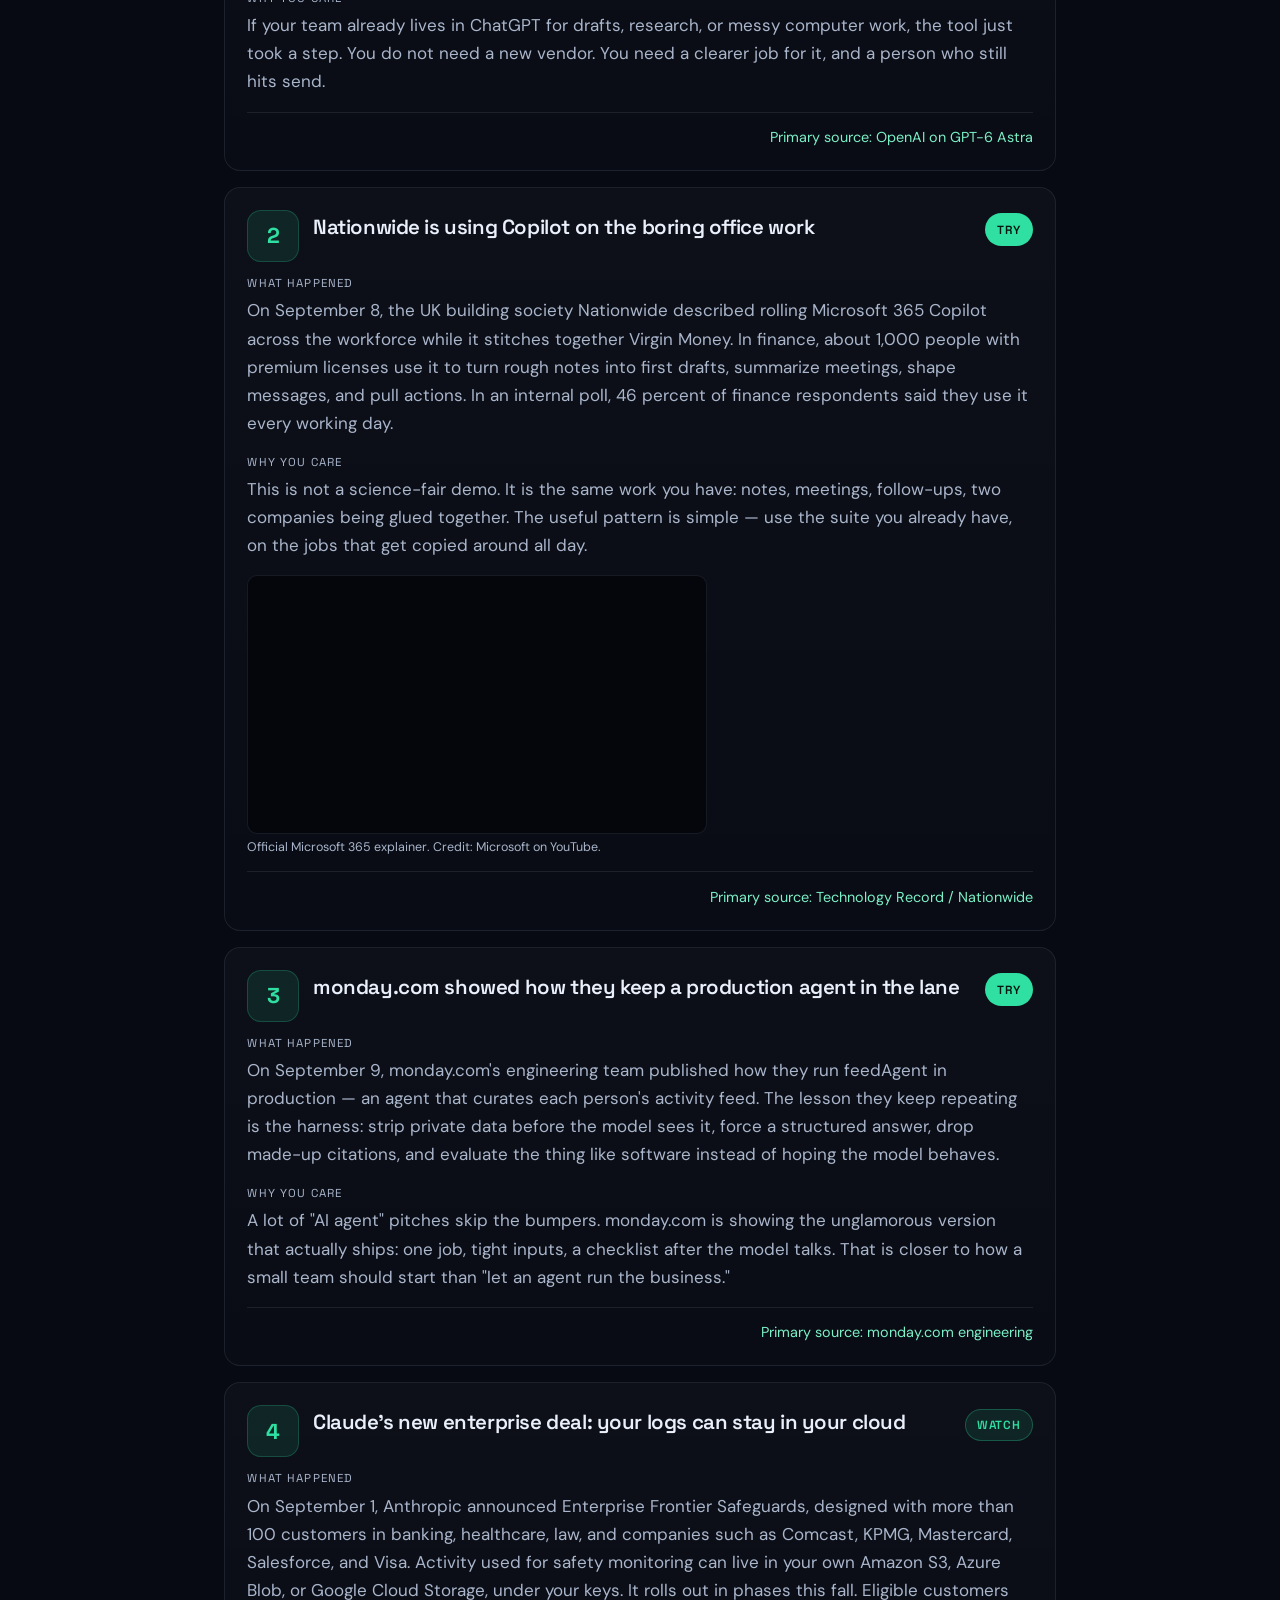
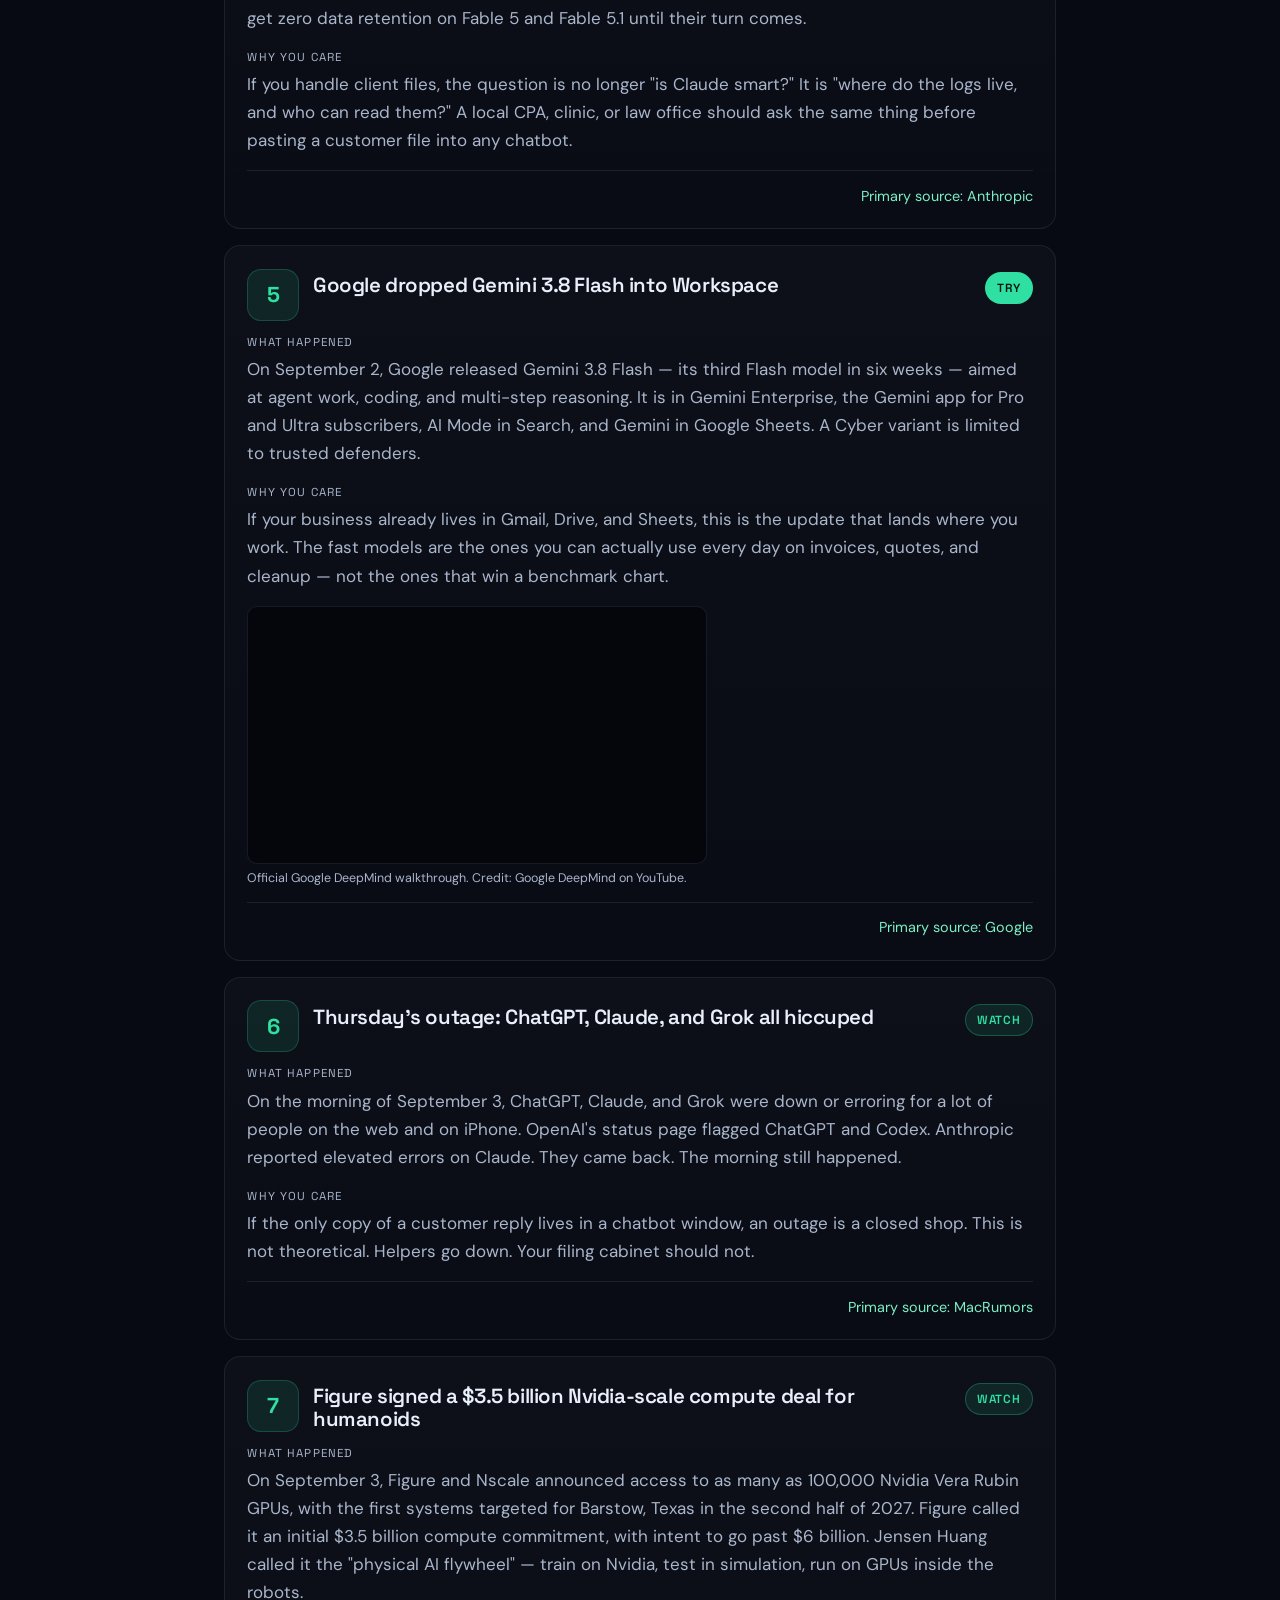
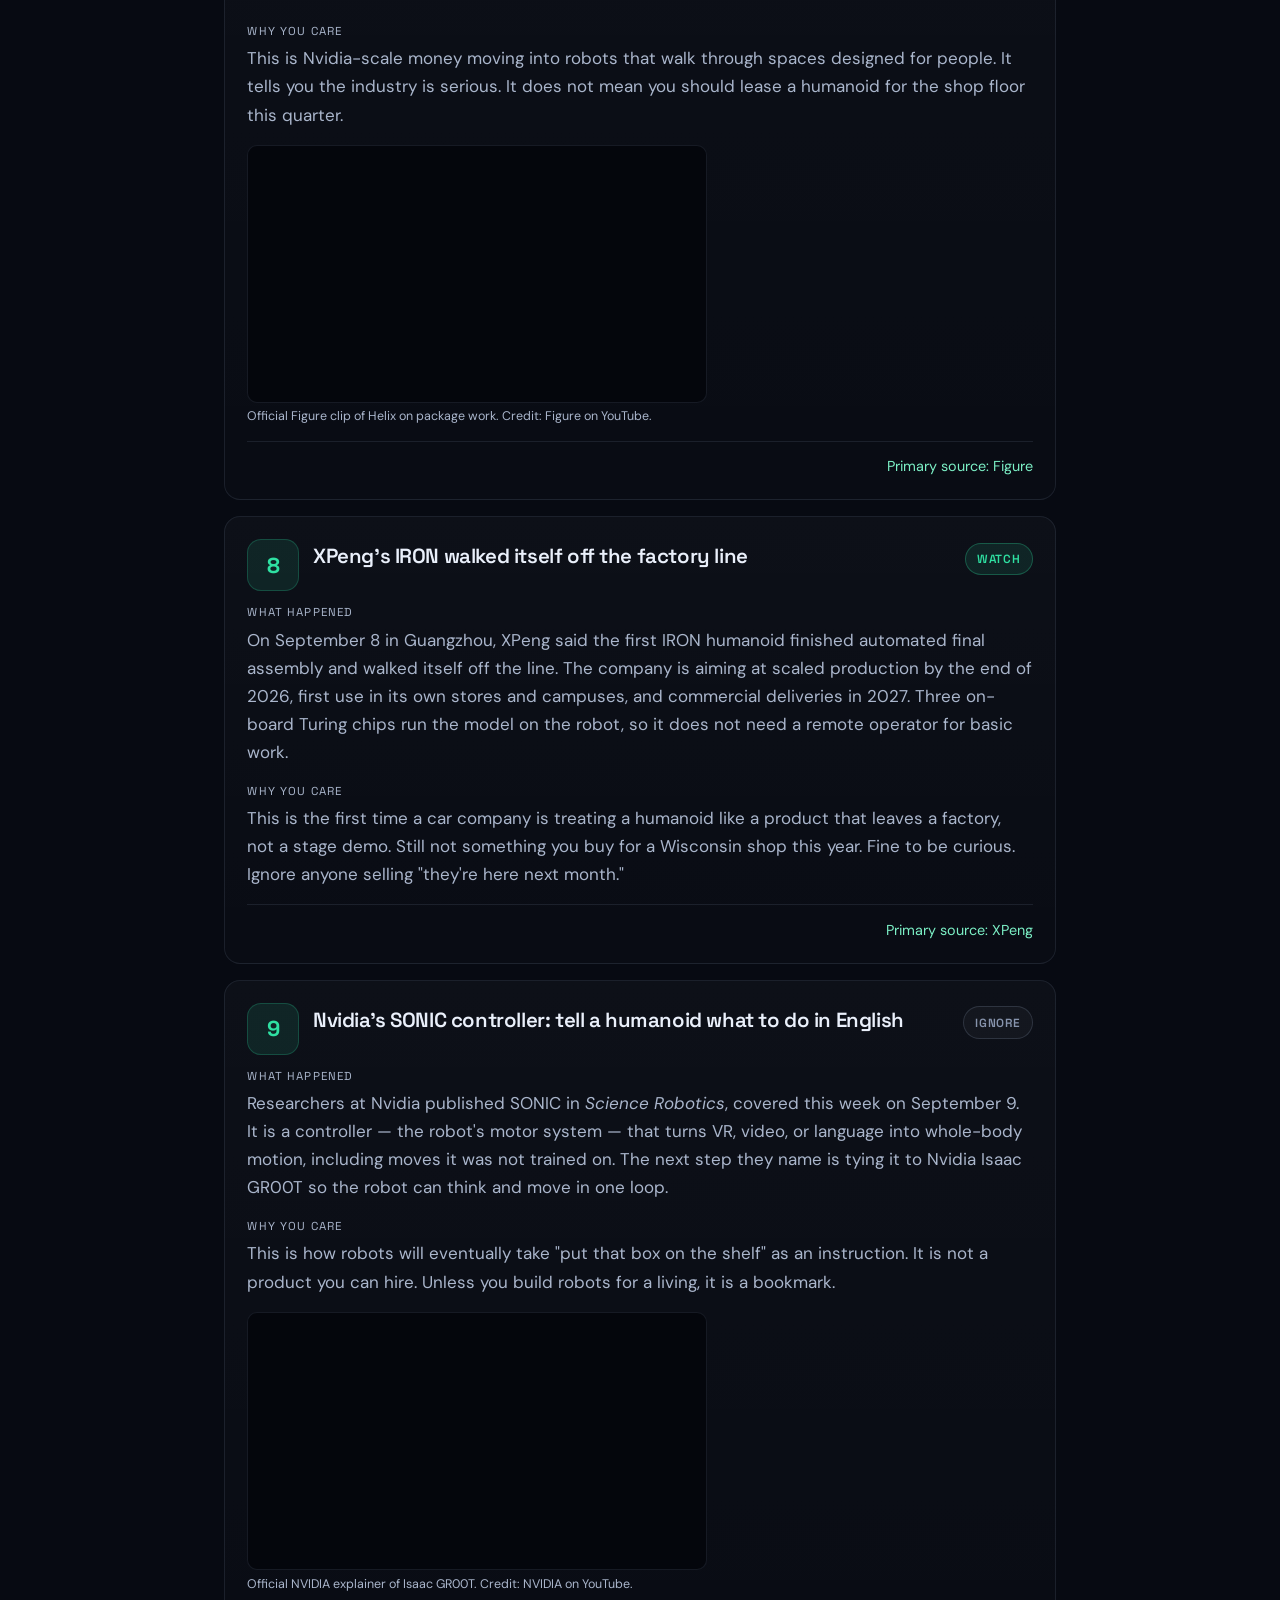
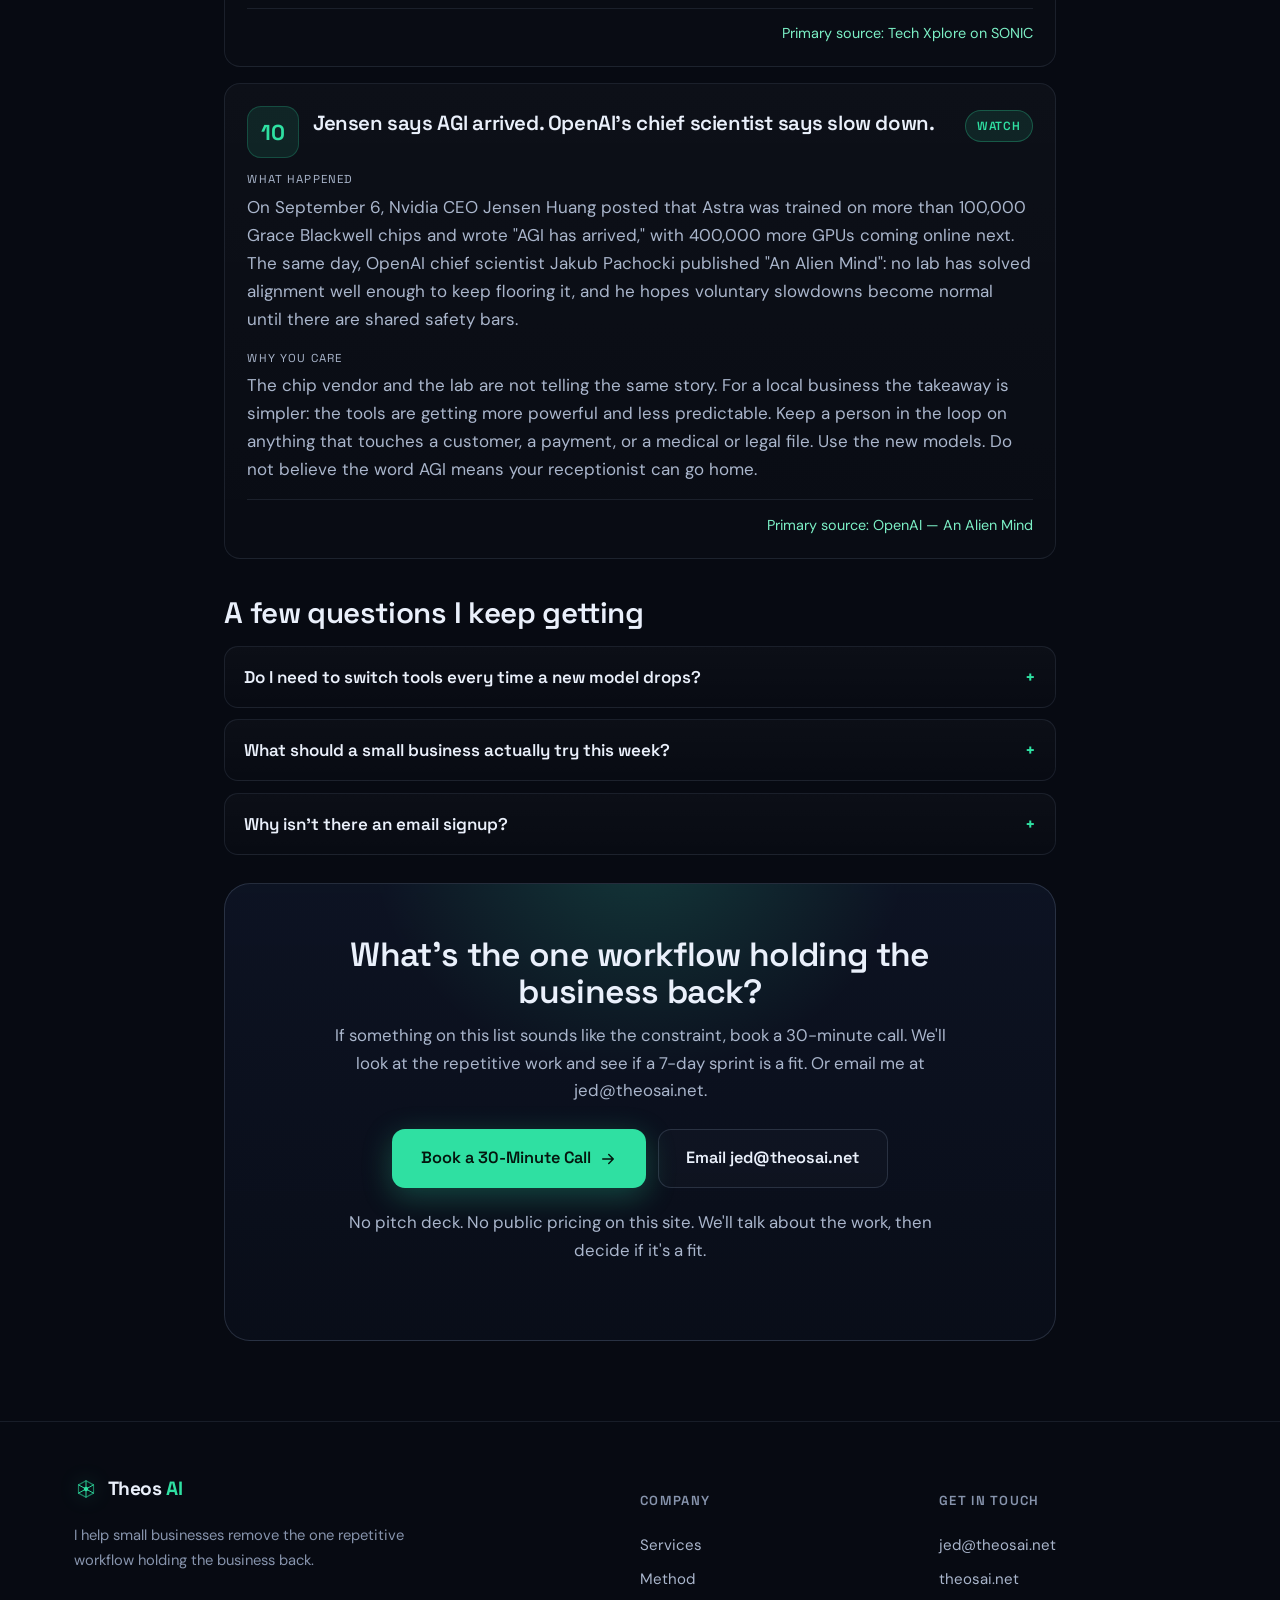
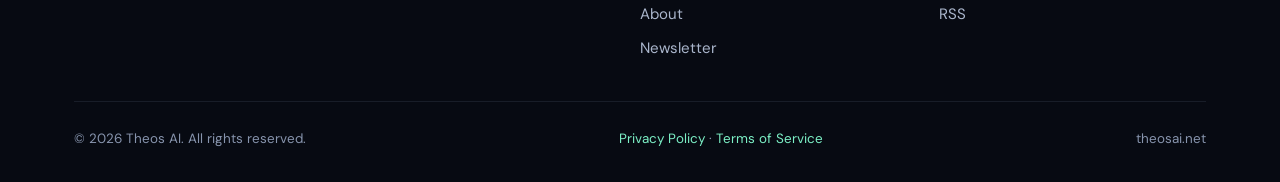
<file: newsletter/2026-09-08-top-10-things-in-ai-this-week/index.html>
<!doctype html>
<html lang="en">
<head>
  <meta charset="utf-8" />
  <meta name="viewport" content="width=device-width, initial-scale=1" />
  <title>Top 10 things in AI this week — Sep 8, 2026 | Theos AI Newsletter</title>
  <meta name="description" content="Issue #1 from Jed Vanden Bush: GPT-6 Astra in ChatGPT for work, Copilot at Nationwide, Claude logs in your cloud, Gemini 3.8 Flash, and humanoid factory news. Ranked for local business owners." />
  <meta name="theme-color" content="#070A12" />
  <meta name="author" content="Jed Vanden Bush" />
  <link rel="canonical" href="https://theosai.net/newsletter/2026-09-08-top-10-things-in-ai-this-week/" />
  <link rel="alternate" type="application/rss+xml" title="Theos AI Newsletter" href="https://theosai.net/newsletter/rss.xml" />
  <link rel="icon" href="/favicon.ico?v=2" sizes="any" />
  <link rel="icon" href="/favicon.svg?v=2" type="image/svg+xml" />
  <link rel="apple-touch-icon" href="/apple-touch-icon.png?v=2" />

  <meta property="og:title" content="Top 10 things in AI this week — Sep 8, 2026 | Theos AI Newsletter" />
  <meta property="og:description" content="Issue #1 from Jed Vanden Bush: Astra, Copilot at Nationwide, Claude enterprise logs, Gemini 3.8 Flash, and the first humanoid off XPeng's line. Ranked for local business owners." />
  <meta property="og:type" content="article" />
  <meta property="og:url" content="https://theosai.net/newsletter/2026-09-08-top-10-things-in-ai-this-week/" />
  <meta property="og:site_name" content="Theos AI" />
  <meta property="og:image" content="https://theosai.net/newsletter/assets/hero-week-of-sep-8.jpg" />
  <meta property="og:image:alt" content="Dark Theos-branded illustration: a glowing hexagon node linked to a week of AI stories" />
  <meta property="og:image:width" content="1280" />
  <meta property="og:image:height" content="720" />
  <meta property="article:published_time" content="2026-09-08" />
  <meta property="article:author" content="Jed Vanden Bush" />
  <meta property="article:section" content="Newsletter" />
  <meta name="twitter:card" content="summary_large_image" />
  <meta name="twitter:image" content="https://theosai.net/newsletter/assets/hero-week-of-sep-8.jpg" />
  <meta name="twitter:title" content="Top 10 things in AI this week — Sep 8, 2026" />
  <meta name="twitter:description" content="Issue #1 from Jed Vanden Bush. Ranked for local business owners, with a Try / Watch / Ignore on every story." />

  <link rel="preconnect" href="https://fonts.googleapis.com" />
  <link rel="preconnect" href="https://fonts.gstatic.com" crossorigin />
  <link href="https://fonts.googleapis.com/css2?family=DM+Sans:opsz,wght@9..40,400;9..40,500;9..40,600;9..40,700&family=Space+Grotesk:wght@400;500;600;700&display=swap" rel="stylesheet" />

  <script type="application/ld+json">
  {
    "@context": "https://schema.org",
    "@graph": [
      {
        "@type": "BlogPosting",
        "@id": "https://theosai.net/newsletter/2026-09-08-top-10-things-in-ai-this-week/#post",
        "headline": "Top 10 things in AI this week — for a business that has real work to finish",
        "alternativeHeadline": "Issue #1 · week of September 8, 2026",
        "description": "Jed Vanden Bush ranks the week's biggest AI news for local business owners: GPT-6 Astra, Nationwide's Copilot rollout, monday.com's production agent, Claude Enterprise Frontier Safeguards, Gemini 3.8 Flash, the September 3 outage, and humanoid deals from Figure, XPeng, and Nvidia.",
        "datePublished": "2026-09-08",
        "dateModified": "2026-09-10",
        "author": {
          "@type": "Person",
          "name": "Jed Vanden Bush",
          "email": "jed@theosai.net",
          "url": "https://theosai.net/#about",
          "jobTitle": "Founder",
          "worksFor": { "@type": "Organization", "name": "Theos AI", "url": "https://theosai.net" }
        },
        "publisher": {
          "@type": "Organization",
          "name": "Theos AI",
          "url": "https://theosai.net"
        },
        "mainEntityOfPage": "https://theosai.net/newsletter/2026-09-08-top-10-things-in-ai-this-week/",
        "image": {
          "@type": "ImageObject",
          "url": "https://theosai.net/newsletter/assets/hero-week-of-sep-8.jpg",
          "caption": "Issue #1 header — Theos AI illustration for the week of September 8, 2026"
        },
        "associatedMedia": [
          { "@type": "VideoObject", "name": "The Microsoft 365 Copilot AI Event in Less than 3 Minutes", "embedUrl": "https://www.youtube-nocookie.com/embed/hGb9UZ8DyDc", "publisher": { "@type": "Organization", "name": "Microsoft 365" } },
          { "@type": "VideoObject", "name": "What's new with Gemini", "embedUrl": "https://www.youtube-nocookie.com/embed/92LvgAcR6fI", "publisher": { "@type": "Organization", "name": "Google DeepMind" } },
          { "@type": "VideoObject", "name": "Scaling Helix — Logistics", "embedUrl": "https://www.youtube-nocookie.com/embed/lkc2y0yb89U", "publisher": { "@type": "Organization", "name": "Figure" } },
          { "@type": "VideoObject", "name": "Isaac GR00T N1", "embedUrl": "https://www.youtube-nocookie.com/embed/m1CH-mgpdYg", "publisher": { "@type": "Organization", "name": "NVIDIA" } }
        ],
        "inLanguage": "en-US",
        "articleSection": "Newsletter",
        "wordCount": 1730,
        "keywords": ["AI newsletter", "GPT-6 Astra", "Microsoft Copilot", "Claude", "Gemini 3.8 Flash", "humanoid robots", "small business"]
      },
      {
        "@type": "BreadcrumbList",
        "@id": "https://theosai.net/newsletter/2026-09-08-top-10-things-in-ai-this-week/#breadcrumbs",
        "itemListElement": [
          { "@type": "ListItem", "position": 1, "name": "Home", "item": "https://theosai.net/" },
          { "@type": "ListItem", "position": 2, "name": "Newsletter", "item": "https://theosai.net/newsletter/" },
          { "@type": "ListItem", "position": 3, "name": "Issue #1 — Top 10 things in AI this week", "item": "https://theosai.net/newsletter/2026-09-08-top-10-things-in-ai-this-week/" }
        ]
      },
      {
        "@type": "ItemList",
        "@id": "https://theosai.net/newsletter/2026-09-08-top-10-things-in-ai-this-week/#top10",
        "name": "Top 10 things in AI this week",
        "description": "Ranked by what matters to a local business owner, week of September 8, 2026.",
        "numberOfItems": 10,
        "itemListOrder": "https://schema.org/ItemListOrderAscending",
        "itemListElement": [
          { "@type": "ListItem", "position": 1, "name": "GPT-6 Astra is rolling into ChatGPT for work", "url": "https://openai.com/index/gpt-6-astra/" },
          { "@type": "ListItem", "position": 2, "name": "Nationwide is using Copilot on the boring office work", "url": "https://www.technologyrecord.com/article/nationwide-deploys-microsoft-365-copilot-to-modernise-banking-behind-the-scenes" },
          { "@type": "ListItem", "position": 3, "name": "monday.com showed how they keep a production agent in the lane", "url": "https://engineering.monday.com/building-a-robust-harness-for-agent-in-production-feed-agent-case-study/" },
          { "@type": "ListItem", "position": 4, "name": "Claude's new enterprise deal: your logs can stay in your cloud", "url": "https://www.anthropic.com/news/enterprise-frontier-safeguards" },
          { "@type": "ListItem", "position": 5, "name": "Google dropped Gemini 3.8 Flash into Workspace", "url": "https://blog.google/innovation-and-ai/models-and-research/gemini-models/3-8-flash-and-3-8-flash-cyber/" },
          { "@type": "ListItem", "position": 6, "name": "Thursday's outage: ChatGPT, Claude, and Grok all hiccuped", "url": "https://www.macrumors.com/2026/09/03/chatgpt-claude-and-grok-are-down/" },
          { "@type": "ListItem", "position": 7, "name": "Figure signed a $3.5 billion Nvidia-scale compute deal for humanoids", "url": "https://www.figure.ai/news/figure-and-nscale-sign-strategic-partnership" },
          { "@type": "ListItem", "position": 8, "name": "XPeng's IRON walked itself off the factory line", "url": "https://www.xpeng.com/news/01a080371029a057bc8e8a02a2c6012b" },
          { "@type": "ListItem", "position": 9, "name": "Nvidia's SONIC controller: tell a humanoid what to do in English", "url": "https://techxplore.com/news/2026-09-ai-vr-video-language-humanoid.html" },
          { "@type": "ListItem", "position": 10, "name": "Jensen says AGI arrived. OpenAI's chief scientist says slow down.", "url": "https://openai.com/index/an-alien-mind/" }
        ]
      }
    ]
  }
  </script>

  <style>
  :root{
    --bg:        #070A12;
    --bg-1:      #0B1020;
    --bg-2:      #0E1526;
    --elev:      #121a2e;
    --line:      rgba(150,168,200,.12);
    --line-2:    rgba(150,168,200,.20);
    --text:      #EAF0FB;
    --dim:       #AAB6CC;
    --muted:     #8794AD;
    --acc:       #2FE0A2;
    --acc-600:   #23C58C;
    --acc-300:   #7CF0C6;
    --ink:       #04160E;
    --cyan:      #38C6F4;
    --violet:    #8B7BF6;
    --radius:    16px;
    --radius-lg: 22px;
    --maxw:      1180px;
    --readw:     880px;
    --ease:      cubic-bezier(.22,.61,.36,1);
    --spring:    cubic-bezier(.34,1.56,.64,1);
    --shadow-1:  0 1px 0 rgba(255,255,255,.04) inset, 0 8px 24px rgba(0,0,0,.35);
    --glow:      0 8px 30px rgba(47,224,162,.28);
  }

  *,*::before,*::after{ box-sizing:border-box; }
  html{ scroll-behavior:smooth; -webkit-text-size-adjust:100%; scroll-padding-top:148px; }
  @media (prefers-reduced-motion: reduce){
    html{ scroll-behavior:auto; }
    *,*::before,*::after{ animation-duration:.001ms !important; animation-iteration-count:1 !important; transition-duration:.001ms !important; }
  }

  body{
    margin:0;
    background:var(--bg);
    color:var(--text);
    font-family:"DM Sans", system-ui, -apple-system, "Segoe UI", Roboto, sans-serif;
    font-size:17px;
    line-height:1.65;
    -webkit-font-smoothing:antialiased;
    text-rendering:optimizeLegibility;
    overflow-x:hidden;
  }
  body::before{
    content:""; position:fixed; inset:0; z-index:-2; pointer-events:none;
    background:
      radial-gradient(60% 50% at 78% -8%, rgba(47,224,162,.12), transparent 60%),
      radial-gradient(48% 42% at 8% 6%, rgba(56,198,244,.10), transparent 62%),
      linear-gradient(180deg, #070A12 0%, #080C16 60%, #070A12 100%);
  }

  h1,h2,h3{ font-family:"Space Grotesk", system-ui, sans-serif; color:var(--text); margin:0 0 .55em; font-weight:600; line-height:1.12; letter-spacing:-.02em; }
  h1{ font-size:clamp(2rem, 4.4vw, 3rem); font-weight:700; letter-spacing:-.03em; }
  h2{ font-size:1.28rem; margin:0; }
  p{ margin:0 0 1rem; }
  a{ color:var(--acc-300); text-decoration:none; transition:color .2s var(--ease); }
  a:hover{ color:var(--acc); }
  strong{ color:var(--text); }

  .container{ width:100%; max-width:var(--maxw); margin-inline:auto; padding-inline:24px; }
  .read{ width:100%; max-width:var(--readw); margin-inline:auto; padding-inline:24px; }
  .skip-link{ position:absolute; left:-999px; top:10px; z-index:100; background:var(--acc); color:var(--ink); padding:10px 16px; border-radius:10px; font-weight:600; }
  .skip-link:focus{ left:14px; }
  :focus-visible{ outline:none; box-shadow:0 0 0 3px rgba(47,224,162,.5); border-radius:10px; }
  .grad{ background:linear-gradient(100deg, var(--acc) 0%, var(--cyan) 55%, var(--violet) 120%); -webkit-background-clip:text; background-clip:text; color:transparent; }
  .eyebrow{ display:inline-flex; align-items:center; gap:.55rem; font-family:"Space Grotesk",sans-serif; font-weight:500; font-size:.8rem; text-transform:uppercase; letter-spacing:.14em; color:var(--acc); margin:0 0 1.1rem; }
  .eyebrow .dot{ width:6px; height:6px; border-radius:50%; background:var(--acc); box-shadow:0 0 0 4px rgba(47,224,162,.14); }

  .btn{
    --_bg:transparent; --_fg:var(--text); --_bd:transparent;
    display:inline-flex; align-items:center; justify-content:center; gap:.55rem;
    font-family:"Space Grotesk",sans-serif; font-weight:600; font-size:.97rem;
    padding:.8rem 1.35rem; border-radius:12px; cursor:pointer; white-space:nowrap;
    background:var(--_bg); color:var(--_fg); border:1px solid var(--_bd);
    transition:transform .18s var(--spring), box-shadow .22s var(--ease), background .22s var(--ease), border-color .22s var(--ease), color .22s var(--ease);
  }
  .btn svg{ width:18px; height:18px; }
  .btn--primary{ --_bg:var(--acc); --_fg:var(--ink); box-shadow:var(--glow); }
  .btn--primary:hover{ --_bg:var(--acc-300); color:var(--ink); transform:translateY(-2px); }
  .btn--ghost{ --_bg:rgba(255,255,255,.02); --_bd:var(--line-2); --_fg:var(--text); }
  .btn--ghost:hover{ --_bd:rgba(47,224,162,.5); color:var(--text); transform:translateY(-2px); background:rgba(47,224,162,.06); }
  .btn--lg{ padding:.95rem 1.7rem; font-size:1.02rem; border-radius:13px; }
  .btn--block{ width:100%; }

  .nav{ position:sticky; top:0; z-index:50; background:rgba(8,12,22,.72); backdrop-filter:blur(14px) saturate(140%); border-bottom:1px solid var(--line); }
  .nav__inner{ display:flex; align-items:center; gap:1.5rem; height:72px; }
  .brand{ display:inline-flex; align-items:center; gap:.6rem; color:var(--text); font-family:"Space Grotesk",sans-serif; font-weight:700; font-size:1.2rem; letter-spacing:-.02em; }
  .brand:hover{ color:var(--text); }
  .brand__mark{ color:var(--acc); filter:drop-shadow(0 0 10px rgba(47,224,162,.35)); }
  .brand__accent{ color:var(--acc); }
  .nav__links{ display:flex; gap:1.9rem; margin-left:auto; }
  .nav__links a{ color:var(--dim); font-weight:500; font-size:.95rem; font-family:"Space Grotesk",sans-serif; position:relative; }
  .nav__links a::after{ content:""; position:absolute; left:0; bottom:-6px; height:2px; width:0; background:var(--acc); border-radius:2px; transition:width .22s var(--ease); }
  .nav__links a:hover{ color:var(--text); }
  .nav__links a:hover::after, .nav__links a[aria-current="page"]::after{ width:100%; }
  .nav__links a[aria-current="page"]{ color:var(--text); }
  .nav__actions{ display:flex; gap:.6rem; align-items:center; }
  .nav__toggle{ display:none; background:none; border:1px solid var(--line-2); border-radius:10px; color:var(--text); cursor:pointer; padding:8px; }
  .mobile-menu{ display:none; flex-direction:column; gap:.2rem; padding:10px 24px 20px; background:rgba(8,12,22,.96); backdrop-filter:blur(14px); border-bottom:1px solid var(--line); }
  .mobile-menu a{ padding:.85rem .2rem; color:var(--dim); font-weight:500; font-family:"Space Grotesk",sans-serif; border-bottom:1px solid var(--line); }
  .mobile-menu a:hover, .mobile-menu a[aria-current="page"]{ color:var(--text); }
  .mobile-menu .btn{ margin-top:.8rem; border-bottom:none; color:var(--ink); }

  .jump{
    position:sticky; top:72px; z-index:40;
    background:rgba(8,12,22,.82); backdrop-filter:blur(12px);
    border-bottom:1px solid var(--line);
  }
  .jump__inner{
    max-width:var(--readw); margin:0 auto; padding:8px 24px;
    display:flex; align-items:center; gap:.45rem; overflow-x:auto;
    scrollbar-width:thin;
  }
  .jump__label{ flex-shrink:0; font-family:"Space Grotesk",sans-serif; font-size:.72rem; letter-spacing:.08em; text-transform:uppercase; color:var(--muted); margin-right:.25rem; }
  .jump a{
    flex-shrink:0; width:34px; height:34px; border-radius:9px;
    display:grid; place-items:center;
    font-family:"Space Grotesk",sans-serif; font-weight:700; font-size:.85rem;
    color:var(--dim); background:rgba(255,255,255,.03); border:1px solid var(--line);
  }
  .jump a:hover{ color:var(--text); border-color:rgba(47,224,162,.4); }
  .jump a.is-active{ color:var(--ink); background:var(--acc); border-color:transparent; }

  main{ padding:clamp(2.2rem,5vw,3.4rem) 0 3rem; }
  .crumbs{ font-size:.88rem; color:var(--muted); margin:0 0 1.4rem; }
  .crumbs a{ color:var(--dim); }
  .crumbs a:hover{ color:var(--acc); }
  .byline{ display:flex; flex-wrap:wrap; gap:.45rem 1.1rem; color:var(--muted); font-size:.95rem; margin:0 0 1.4rem; }
  .byline strong{ color:var(--text); font-weight:600; }
  .lede{ font-size:1.06rem; color:var(--dim); }
  .lede p:last-child{ margin-bottom:0; }
  .hero-media{ margin:0 0 1.5rem; border-radius:18px; overflow:hidden; border:1px solid var(--line); background:#0B1020; }
  .hero-media img{ width:100%; height:auto; display:block; }
  .hero-media figcaption{ font-size:.78rem; color:var(--muted); padding:.5rem .85rem .65rem; }

  .rule{
    background:linear-gradient(180deg, rgba(255,255,255,.03), rgba(255,255,255,.01));
    border:1px solid var(--line); border-radius:14px; padding:1rem 1.25rem; margin:1.4rem 0 1.8rem;
  }
  .rule p{ margin:0; color:var(--dim); }
  .rule strong{ color:var(--acc-300); }

  .item{
    background:linear-gradient(180deg, rgba(255,255,255,.028), rgba(255,255,255,.01));
    border:1px solid var(--line); border-radius:var(--radius); padding:1.4rem 1.4rem 1.25rem; margin:0 0 1rem;
    scroll-margin-top:148px;
    transition:transform .22s var(--spring), border-color .22s var(--ease), box-shadow .22s var(--ease);
  }
  .item:hover{ transform:translateY(-4px); border-color:rgba(47,224,162,.38); box-shadow:0 14px 36px rgba(0,0,0,.35); }
  .item__head{ display:grid; grid-template-columns:52px 1fr auto; gap:.7rem .85rem; align-items:start; margin-bottom:.75rem; }
  .item__n{
    flex-shrink:0; width:52px; height:52px; border-radius:14px;
    display:grid; place-items:center;
    font-family:"Space Grotesk",sans-serif; font-weight:700; font-size:1.35rem; color:var(--acc);
    background:rgba(47,224,162,.1); border:1px solid rgba(47,224,162,.22);
  }
  .item h2{ margin:0; padding-top:.35rem; }
  .label{ font-family:"Space Grotesk",sans-serif; font-size:.72rem; letter-spacing:.1em; text-transform:uppercase; color:var(--muted); margin:0 0 .2rem; }
  .item p{ color:var(--dim); }
  .item__foot{ display:flex; flex-wrap:wrap; align-items:center; justify-content:flex-end; gap:.8rem; margin-top:.85rem; padding-top:.85rem; border-top:1px solid var(--line); }
  .verdict{
    font-family:"Space Grotesk",sans-serif; font-weight:600; font-size:.74rem; letter-spacing:.06em; text-transform:uppercase;
    padding:.34rem .7rem; border-radius:999px; border:1px solid var(--line-2); white-space:nowrap; align-self:start; margin-top:.2rem;
  }
  .verdict--try{ color:var(--ink); background:var(--acc); border-color:transparent; }
  .verdict--watch{ color:var(--acc); background:rgba(47,224,162,.1); border-color:rgba(47,224,162,.28); }
  .verdict--ignore{ color:var(--muted); background:rgba(255,255,255,.03); }
  .source{ font-size:.9rem; }
  .source a{ display:inline-flex; align-items:center; gap:.35rem; }

  .embed{
    position:relative; width:100%; max-width:460px; aspect-ratio:16/9; height:auto;
    margin:.85rem 0 .2rem; border-radius:10px; overflow:hidden; border:1px solid var(--line); background:#04060c;
  }
  .embed iframe{ position:absolute; inset:0; width:100%; height:100%; border:0; }
  .vidcap{ font-size:.78rem; color:var(--muted); margin:0 0 .35rem; max-width:460px; }

  .faq{ margin:2.4rem 0 1.8rem; }
  .faq h2{ font-size:clamp(1.5rem,3vw,1.85rem); margin-bottom:1rem; }
  details{
    border:1px solid var(--line); border-radius:14px; padding:1rem 1.2rem; margin:0 0 .7rem;
    background:linear-gradient(180deg, rgba(255,255,255,.025), rgba(255,255,255,.008));
  }
  details[open]{ border-color:var(--line-2); }
  summary{ cursor:pointer; font-family:"Space Grotesk",sans-serif; font-weight:600; color:var(--text); list-style:none; }
  summary::-webkit-details-marker{ display:none; }
  summary::after{ content:"+"; float:right; color:var(--acc); font-weight:700; }
  details[open] summary::after{ content:"–"; }
  details p{ color:var(--dim); margin:.75rem 0 0; }

  .cta__wrap{ position:relative; border:1px solid var(--line-2); border-radius:26px; padding:clamp(2.2rem,4vw,3.2rem) 1.6rem; text-align:center; overflow:hidden; background:linear-gradient(180deg, rgba(18,26,46,.6), rgba(10,15,28,.7)); margin-top:1.4rem; }
  .cta__wrap::before{ content:""; position:absolute; inset:0; z-index:0; background:radial-gradient(50% 80% at 50% -10%, rgba(47,224,162,.18), transparent 65%); }
  .cta__inner{ position:relative; z-index:1; max-width:640px; margin:0 auto; }
  .cta__inner h2{ font-size:clamp(1.6rem,3vw,2.1rem); margin-bottom:.7rem; }
  .cta__inner p{ color:var(--dim); font-size:1.05rem; margin-bottom:1.5rem; }
  .cta__actions{ display:flex; flex-wrap:wrap; gap:.8rem; justify-content:center; }
  .cta__fine{ margin:1.3rem 0 0; font-size:.9rem; color:var(--muted); }

  .footer{ border-top:1px solid var(--line); margin-top:2rem; padding:3.2rem 0 2rem; }
  .footer__inner{ display:grid; grid-template-columns:2fr 1fr 1fr; gap:2rem; padding-bottom:2.2rem; border-bottom:1px solid var(--line); }
  .footer__brand p{ color:var(--muted); font-size:.92rem; margin-top:.9rem; max-width:34ch; }
  .footer__col h4{ font-family:"Space Grotesk",sans-serif; font-size:.82rem; text-transform:uppercase; letter-spacing:.1em; color:var(--muted); font-weight:600; margin-bottom:1rem; }
  .footer__col a{ display:block; color:var(--dim); padding:.3rem 0; font-size:.94rem; }
  .footer__col a:hover{ color:var(--acc); }
  .footer__bar{ display:flex; justify-content:space-between; flex-wrap:wrap; gap:.6rem; padding-top:1.6rem; font-size:.84rem; color:var(--muted); }

  @media (max-width:940px){
    .footer__inner{ grid-template-columns:1fr 1fr; }
  }
  @media (max-width:900px){
    .nav__links, .nav__actions{ display:none; }
    .nav__toggle{ display:block; margin-left:auto; }
    .mobile-menu{ display:flex; }
    .mobile-menu[hidden]{ display:none; }
  }
  @media (max-width:620px){
    body{ font-size:16px; }
    html{ scroll-padding-top:136px; }
    .footer__inner{ grid-template-columns:1fr; gap:1.6rem; }
    .footer__bar{ flex-direction:column; }
    .item{ padding:1.15rem 1rem; }
    .item__head{ grid-template-columns:44px 1fr auto; gap:.55rem .65rem; }
    .item__n{ width:44px; height:44px; font-size:1.15rem; border-radius:12px; }
    .item h2{ font-size:1.08rem; padding-top:.2rem; }
    .embed{ max-width:100%; }
  }
  </style>
</head>
<body>
  <a class="skip-link" href="#main">Skip to content</a>

  <header class="nav" id="nav">
    <div class="nav__inner container">
      <a class="brand" href="/" aria-label="Theos AI home">
        <svg class="brand__mark" width="26" height="26" viewBox="0 0 32 32" fill="none" aria-hidden="true">
          <path d="M16 5 L26 10.5 V21.5 L16 27 L6 21.5 V10.5 Z" stroke="currentColor" stroke-width="1.6" stroke-linejoin="round" opacity=".55"/>
          <circle cx="16" cy="16" r="3" fill="currentColor"/>
          <path d="M16 5 V12.9 M16 19.1 V27 M6 10.5 L13.3 14.5 M18.7 17.5 L26 21.5 M26 10.5 L18.7 14.5 M13.3 17.5 L6 21.5" stroke="currentColor" stroke-width="1.3" stroke-linecap="round"/>
        </svg>
        <span>Theos<span class="brand__accent"> AI</span></span>
      </a>

      <nav class="nav__links" aria-label="Primary">
        <a href="/">Home</a>
        <a href="/newsletter/" aria-current="page">Newsletter</a>
        <a href="/#services">Services</a>
        <a href="/#about">About</a>
      </nav>

      <div class="nav__actions">
        <a class="btn btn--primary js-book" href="mailto:jed@theosai.net?subject=30-minute%20call">Book a 30-Minute Call</a>
      </div>

      <button class="nav__toggle" id="navToggle" aria-label="Open menu" aria-expanded="false" aria-controls="mobileMenu">
        <svg width="22" height="22" viewBox="0 0 24 24" fill="none" aria-hidden="true"><path d="M4 7h16M4 12h16M4 17h16" stroke="currentColor" stroke-width="1.8" stroke-linecap="round"/></svg>
      </button>
    </div>

    <div class="mobile-menu" id="mobileMenu" hidden>
      <a href="/">Home</a>
      <a href="/newsletter/" aria-current="page">Newsletter</a>
      <a href="/#services">Services</a>
      <a href="/#about">About</a>
      <a class="btn btn--primary btn--block js-book" href="mailto:jed@theosai.net?subject=30-minute%20call">Book a 30-Minute Call</a>
    </div>
  </header>

  <nav class="jump" aria-label="Jump to ranking">
    <div class="jump__inner">
      <span class="jump__label">Jump</span>
      <a href="#item-1">1</a>
      <a href="#item-2">2</a>
      <a href="#item-3">3</a>
      <a href="#item-4">4</a>
      <a href="#item-5">5</a>
      <a href="#item-6">6</a>
      <a href="#item-7">7</a>
      <a href="#item-8">8</a>
      <a href="#item-9">9</a>
      <a href="#item-10">10</a>
    </div>
  </nav>

  <main id="main">
    <article class="read" itemscope itemtype="https://schema.org/BlogPosting">
      <nav class="crumbs" aria-label="Breadcrumb">
        <a href="/">Home</a> · <a href="/newsletter/">Newsletter</a> · Issue #1
      </nav>

      <p class="eyebrow"><span class="dot"></span> Issue #1 · week of September 8, 2026</p>
      <h1 itemprop="headline">Top 10 things in AI this week — for a business that has <span class="grad">real work to finish</span></h1>
      <p class="byline">
        <time datetime="2026-09-08" itemprop="datePublished">September 8, 2026</time>
        <span>By <strong itemprop="author">Jed Vanden Bush</strong></span>
        <span>Theos AI, Oconomowoc, Wisconsin</span>
      </p>

      <figure class="hero-media">
        <img src="/newsletter/assets/hero-week-of-sep-8.jpg" width="1280" height="720" alt="Dark illustration: a glowing green hexagon node on a navy field, linked by faint lines like a week of stories." />
        <figcaption>Issue #1 header. Credit: Theos AI.</figcaption>
      </figure>

      <div class="lede" itemprop="articleBody">
        <p>Every Monday I am going to write this the way I would tell it over coffee: what actually moved in AI last week, and what a regular business should do with it.</p>
        <p>I am not ranking this list by who shouted the loudest. I am ranking it by what I would care about if I ran a shop, a clinic, a contractor, or a five-person office. New models matter when they land in tools you already pay for. Big humanoid deals matter later. Outages matter the week they happen.</p>
        <p>This is Issue #1. I read the primary sources myself. Where a company used Claude, Copilot, or an agent to do real work, I put that near the top.</p>
      </div>

      <div class="rule">
        <p><strong>How I ranked this.</strong> Can you use it in tools you already have, does it change how you handle client files, or can you ignore it until next year? Try · Watch · Ignore.</p>
      </div>

      <ol class="list" style="list-style:none;padding:0;margin:0">
        <li class="item" id="item-1">
          <div class="item__head">
            <span class="item__n" aria-hidden="true">1</span>
            <h2>GPT-6 Astra is rolling into ChatGPT for work</h2>
            <span class="verdict verdict--try">Try</span>
          </div>
          <p class="label">What happened</p>
          <p>On September 3, OpenAI released GPT-6 Astra and started rolling it out to ChatGPT Plus, Pro, Business, and Enterprise, plus the API, Microsoft Azure, and AWS Bedrock. They call it their most capable and aligned model yet — stronger at computer use, browsing, and the kind of professional work people already dump into ChatGPT.</p>
          <p class="label">Why you care</p>
          <p>If your team already lives in ChatGPT for drafts, research, or messy computer work, the tool just took a step. You do not need a new vendor. You need a clearer job for it, and a person who still hits send.</p>
          <div class="item__foot">
            <span class="source"><a href="https://openai.com/index/gpt-6-astra/" target="_blank" rel="noopener">Primary source: OpenAI on GPT-6 Astra</a></span>
          </div>
        </li>

        <li class="item" id="item-2">
          <div class="item__head">
            <span class="item__n" aria-hidden="true">2</span>
            <h2>Nationwide is using Copilot on the boring office work</h2>
            <span class="verdict verdict--try">Try</span>
          </div>
          <p class="label">What happened</p>
          <p>On September 8, the UK building society Nationwide described rolling Microsoft 365 Copilot across the workforce while it stitches together Virgin Money. In finance, about 1,000 people with premium licenses use it to turn rough notes into first drafts, summarize meetings, shape messages, and pull actions. In an internal poll, 46 percent of finance respondents said they use it every working day.</p>
          <p class="label">Why you care</p>
          <p>This is not a science-fair demo. It is the same work you have: notes, meetings, follow-ups, two companies being glued together. The useful pattern is simple — use the suite you already have, on the jobs that get copied around all day.</p>
          <div class="embed">
            <iframe src="https://www.youtube-nocookie.com/embed/hGb9UZ8DyDc" title="Official Microsoft: The Microsoft 365 Copilot AI Event in Less than 3 Minutes" loading="lazy" allow="accelerometer; clipboard-write; encrypted-media; gyroscope; picture-in-picture; web-share" allowfullscreen referrerpolicy="strict-origin-when-cross-origin"></iframe>
          </div>
          <p class="vidcap">Official Microsoft 365 explainer. Credit: Microsoft on YouTube.</p>
          <div class="item__foot">
            <span class="source"><a href="https://www.technologyrecord.com/article/nationwide-deploys-microsoft-365-copilot-to-modernise-banking-behind-the-scenes" target="_blank" rel="noopener">Primary source: Technology Record / Nationwide</a></span>
          </div>
        </li>

        <li class="item" id="item-3">
          <div class="item__head">
            <span class="item__n" aria-hidden="true">3</span>
            <h2>monday.com showed how they keep a production agent in the lane</h2>
            <span class="verdict verdict--try">Try</span>
          </div>
          <p class="label">What happened</p>
          <p>On September 9, monday.com's engineering team published how they run feedAgent in production — an agent that curates each person's activity feed. The lesson they keep repeating is the harness: strip private data before the model sees it, force a structured answer, drop made-up citations, and evaluate the thing like software instead of hoping the model behaves.</p>
          <p class="label">Why you care</p>
          <p>A lot of "AI agent" pitches skip the bumpers. monday.com is showing the unglamorous version that actually ships: one job, tight inputs, a checklist after the model talks. That is closer to how a small team should start than "let an agent run the business."</p>
          <div class="item__foot">
            <span class="source"><a href="https://engineering.monday.com/building-a-robust-harness-for-agent-in-production-feed-agent-case-study/" target="_blank" rel="noopener">Primary source: monday.com engineering</a></span>
          </div>
        </li>

        <li class="item" id="item-4">
          <div class="item__head">
            <span class="item__n" aria-hidden="true">4</span>
            <h2>Claude's new enterprise deal: your logs can stay in your cloud</h2>
            <span class="verdict verdict--watch">Watch</span>
          </div>
          <p class="label">What happened</p>
          <p>On September 1, Anthropic announced Enterprise Frontier Safeguards, designed with more than 100 customers in banking, healthcare, law, and companies such as Comcast, KPMG, Mastercard, Salesforce, and Visa. Activity used for safety monitoring can live in your own Amazon S3, Azure Blob, or Google Cloud Storage, under your keys. It rolls out in phases this fall. Eligible customers get zero data retention on Fable 5 and Fable 5.1 until their turn comes.</p>
          <p class="label">Why you care</p>
          <p>If you handle client files, the question is no longer "is Claude smart?" It is "where do the logs live, and who can read them?" A local CPA, clinic, or law office should ask the same thing before pasting a customer file into any chatbot.</p>
          <div class="item__foot">
            <span class="source"><a href="https://www.anthropic.com/news/enterprise-frontier-safeguards" target="_blank" rel="noopener">Primary source: Anthropic</a></span>
          </div>
        </li>

        <li class="item" id="item-5">
          <div class="item__head">
            <span class="item__n" aria-hidden="true">5</span>
            <h2>Google dropped Gemini 3.8 Flash into Workspace</h2>
            <span class="verdict verdict--try">Try</span>
          </div>
          <p class="label">What happened</p>
          <p>On September 2, Google released Gemini 3.8 Flash — its third Flash model in six weeks — aimed at agent work, coding, and multi-step reasoning. It is in Gemini Enterprise, the Gemini app for Pro and Ultra subscribers, AI Mode in Search, and Gemini in Google Sheets. A Cyber variant is limited to trusted defenders.</p>
          <p class="label">Why you care</p>
          <p>If your business already lives in Gmail, Drive, and Sheets, this is the update that lands where you work. The fast models are the ones you can actually use every day on invoices, quotes, and cleanup — not the ones that win a benchmark chart.</p>
          <div class="embed">
            <iframe src="https://www.youtube-nocookie.com/embed/92LvgAcR6fI" title="Official Google DeepMind: What's new with Gemini" loading="lazy" allow="accelerometer; clipboard-write; encrypted-media; gyroscope; picture-in-picture; web-share" allowfullscreen referrerpolicy="strict-origin-when-cross-origin"></iframe>
          </div>
          <p class="vidcap">Official Google DeepMind walkthrough. Credit: Google DeepMind on YouTube.</p>
          <div class="item__foot">
            <span class="source"><a href="https://blog.google/innovation-and-ai/models-and-research/gemini-models/3-8-flash-and-3-8-flash-cyber/" target="_blank" rel="noopener">Primary source: Google</a></span>
          </div>
        </li>

        <li class="item" id="item-6">
          <div class="item__head">
            <span class="item__n" aria-hidden="true">6</span>
            <h2>Thursday's outage: ChatGPT, Claude, and Grok all hiccuped</h2>
            <span class="verdict verdict--watch">Watch</span>
          </div>
          <p class="label">What happened</p>
          <p>On the morning of September 3, ChatGPT, Claude, and Grok were down or erroring for a lot of people on the web and on iPhone. OpenAI's status page flagged ChatGPT and Codex. Anthropic reported elevated errors on Claude. They came back. The morning still happened.</p>
          <p class="label">Why you care</p>
          <p>If the only copy of a customer reply lives in a chatbot window, an outage is a closed shop. This is not theoretical. Helpers go down. Your filing cabinet should not.</p>
          <div class="item__foot">
            <span class="source"><a href="https://www.macrumors.com/2026/09/03/chatgpt-claude-and-grok-are-down/" target="_blank" rel="noopener">Primary source: MacRumors</a></span>
          </div>
        </li>

        <li class="item" id="item-7">
          <div class="item__head">
            <span class="item__n" aria-hidden="true">7</span>
            <h2>Figure signed a $3.5 billion Nvidia-scale compute deal for humanoids</h2>
            <span class="verdict verdict--watch">Watch</span>
          </div>
          <p class="label">What happened</p>
          <p>On September 3, Figure and Nscale announced access to as many as 100,000 Nvidia Vera Rubin GPUs, with the first systems targeted for Barstow, Texas in the second half of 2027. Figure called it an initial $3.5 billion compute commitment, with intent to go past $6 billion. Jensen Huang called it the "physical AI flywheel" — train on Nvidia, test in simulation, run on GPUs inside the robots.</p>
          <p class="label">Why you care</p>
          <p>This is Nvidia-scale money moving into robots that walk through spaces designed for people. It tells you the industry is serious. It does not mean you should lease a humanoid for the shop floor this quarter.</p>
          <div class="embed">
            <iframe src="https://www.youtube-nocookie.com/embed/lkc2y0yb89U" title="Official Figure: Scaling Helix — Logistics" loading="lazy" allow="accelerometer; clipboard-write; encrypted-media; gyroscope; picture-in-picture; web-share" allowfullscreen referrerpolicy="strict-origin-when-cross-origin"></iframe>
          </div>
          <p class="vidcap">Official Figure clip of Helix on package work. Credit: Figure on YouTube.</p>
          <div class="item__foot">
            <span class="source"><a href="https://www.figure.ai/news/figure-and-nscale-sign-strategic-partnership" target="_blank" rel="noopener">Primary source: Figure</a></span>
          </div>
        </li>

        <li class="item" id="item-8">
          <div class="item__head">
            <span class="item__n" aria-hidden="true">8</span>
            <h2>XPeng's IRON walked itself off the factory line</h2>
            <span class="verdict verdict--watch">Watch</span>
          </div>
          <p class="label">What happened</p>
          <p>On September 8 in Guangzhou, XPeng said the first IRON humanoid finished automated final assembly and walked itself off the line. The company is aiming at scaled production by the end of 2026, first use in its own stores and campuses, and commercial deliveries in 2027. Three on-board Turing chips run the model on the robot, so it does not need a remote operator for basic work.</p>
          <p class="label">Why you care</p>
          <p>This is the first time a car company is treating a humanoid like a product that leaves a factory, not a stage demo. Still not something you buy for a Wisconsin shop this year. Fine to be curious. Ignore anyone selling "they're here next month."</p>
          <div class="item__foot">
            <span class="source"><a href="https://www.xpeng.com/news/01a080371029a057bc8e8a02a2c6012b" target="_blank" rel="noopener">Primary source: XPeng</a></span>
          </div>
        </li>

        <li class="item" id="item-9">
          <div class="item__head">
            <span class="item__n" aria-hidden="true">9</span>
            <h2>Nvidia's SONIC controller: tell a humanoid what to do in English</h2>
            <span class="verdict verdict--ignore">Ignore</span>
          </div>
          <p class="label">What happened</p>
          <p>Researchers at Nvidia published SONIC in <em>Science Robotics</em>, covered this week on September 9. It is a controller — the robot's motor system — that turns VR, video, or language into whole-body motion, including moves it was not trained on. The next step they name is tying it to Nvidia Isaac GR00T so the robot can think and move in one loop.</p>
          <p class="label">Why you care</p>
          <p>This is how robots will eventually take "put that box on the shelf" as an instruction. It is not a product you can hire. Unless you build robots for a living, it is a bookmark.</p>
          <div class="embed">
            <iframe src="https://www.youtube-nocookie.com/embed/m1CH-mgpdYg" title="Official NVIDIA: Isaac GR00T N1 foundation model for humanoid robots" loading="lazy" allow="accelerometer; clipboard-write; encrypted-media; gyroscope; picture-in-picture; web-share" allowfullscreen referrerpolicy="strict-origin-when-cross-origin"></iframe>
          </div>
          <p class="vidcap">Official NVIDIA explainer of Isaac GR00T. Credit: NVIDIA on YouTube.</p>
          <div class="item__foot">
            <span class="source"><a href="https://techxplore.com/news/2026-09-ai-vr-video-language-humanoid.html" target="_blank" rel="noopener">Primary source: Tech Xplore on SONIC</a></span>
          </div>
        </li>

        <li class="item" id="item-10">
          <div class="item__head">
            <span class="item__n" aria-hidden="true">10</span>
            <h2>Jensen says AGI arrived. OpenAI's chief scientist says slow down.</h2>
            <span class="verdict verdict--watch">Watch</span>
          </div>
          <p class="label">What happened</p>
          <p>On September 6, Nvidia CEO Jensen Huang posted that Astra was trained on more than 100,000 Grace Blackwell chips and wrote "AGI has arrived," with 400,000 more GPUs coming online next. The same day, OpenAI chief scientist Jakub Pachocki published "An Alien Mind": no lab has solved alignment well enough to keep flooring it, and he hopes voluntary slowdowns become normal until there are shared safety bars.</p>
          <p class="label">Why you care</p>
          <p>The chip vendor and the lab are not telling the same story. For a local business the takeaway is simpler: the tools are getting more powerful and less predictable. Keep a person in the loop on anything that touches a customer, a payment, or a medical or legal file. Use the new models. Do not believe the word AGI means your receptionist can go home.</p>
          <div class="item__foot">
            <span class="source"><a href="https://openai.com/index/an-alien-mind/" target="_blank" rel="noopener">Primary source: OpenAI — An Alien Mind</a></span>
          </div>
        </li>
      </ol>

      <section class="faq" aria-labelledby="faq">
        <h2 id="faq">A few questions I keep getting</h2>
        <details>
          <summary>Do I need to switch tools every time a new model drops?</summary>
          <p>No. I would stay in the suite you already pay for — ChatGPT, Copilot, Gemini, or Claude — and give the new model one repetitive job with a human on the send button. Switching tools every Monday is how projects stall.</p>
        </details>
        <details>
          <summary>What should a small business actually try this week?</summary>
          <p>Pick the one workflow that gets copied, checked, and passed around all day. Meeting notes to a follow-up list is a good start. So is a first draft of a quote, or cleaning a messy spreadsheet. If that sounds like the constraint in your business, we can look at it on a 30-minute call.</p>
        </details>
        <details>
          <summary>Why isn't there an email signup?</summary>
          <p>This lives on theosai.net. Come back on Mondays, or subscribe to the <a href="/newsletter/rss.xml">RSS feed</a> if you want it in a reader. I would rather write the page than collect a list.</p>
        </details>
      </section>

      <div class="cta__wrap">
        <div class="cta__inner">
          <h2>What's the one workflow holding the business back?</h2>
          <p>If something on this list sounds like the constraint, book a 30-minute call. We'll look at the repetitive work and see if a 7-day sprint is a fit. Or email me at jed@theosai.net.</p>
          <div class="cta__actions">
            <a class="btn btn--primary btn--lg js-book" href="mailto:jed@theosai.net?subject=30-minute%20call">
              Book a 30-Minute Call
              <svg viewBox="0 0 24 24" fill="none" aria-hidden="true"><path d="M5 12h14m-6-6 6 6-6 6" stroke="currentColor" stroke-width="2" stroke-linecap="round" stroke-linejoin="round"/></svg>
            </a>
            <a class="btn btn--ghost btn--lg" href="mailto:jed@theosai.net">Email jed@theosai.net</a>
          </div>
          <p class="cta__fine">No pitch deck. No public pricing on this site. We'll talk about the work, then decide if it's a fit.</p>
        </div>
      </div>
    </article>
  </main>

  <footer class="footer">
    <div class="container">
      <div class="footer__inner">
        <div class="footer__brand">
          <a class="brand" href="/" aria-label="Theos AI home">
            <svg class="brand__mark" width="24" height="24" viewBox="0 0 32 32" fill="none" aria-hidden="true">
              <path d="M16 5 L26 10.5 V21.5 L16 27 L6 21.5 V10.5 Z" stroke="currentColor" stroke-width="1.6" stroke-linejoin="round" opacity=".55"/>
              <circle cx="16" cy="16" r="3" fill="currentColor"/>
              <path d="M16 5 V12.9 M16 19.1 V27 M6 10.5 L13.3 14.5 M18.7 17.5 L26 21.5 M26 10.5 L18.7 14.5 M13.3 17.5 L6 21.5" stroke="currentColor" stroke-width="1.3" stroke-linecap="round"/>
            </svg>
            <span>Theos<span class="brand__accent"> AI</span></span>
          </a>
          <p>I help small businesses remove the one repetitive workflow holding the business back.</p>
        </div>
        <nav class="footer__col" aria-label="Footer navigation">
          <h4>Company</h4>
          <a href="/#services">Services</a>
          <a href="/#method">Method</a>
          <a href="/#about">About</a>
          <a href="/newsletter/">Newsletter</a>
        </nav>
        <div class="footer__col">
          <h4>Get in touch</h4>
          <a href="mailto:jed@theosai.net">jed@theosai.net</a>
          <a href="https://theosai.net">theosai.net</a>
          <a href="/newsletter/rss.xml">RSS</a>
        </div>
      </div>
      <div class="footer__bar">
        <span>&copy; <span id="year">2026</span> Theos AI. All rights reserved.</span>
        <span><a href="/privacy.html">Privacy Policy</a> &middot; <a href="/terms.html">Terms of Service</a></span>
        <span>theosai.net</span>
      </div>
    </div>
  </footer>

  <script>
  (function(){
    "use strict";
    var BOOKING_URL = "https://calendly.com/jed-theosai/30min";
    if (BOOKING_URL) {
      document.querySelectorAll(".js-book").forEach(function(a){
        a.setAttribute("href", BOOKING_URL);
        a.setAttribute("target", "_blank");
        a.setAttribute("rel", "noopener");
      });
    }
    var y = document.getElementById("year");
    if (y) y.textContent = new Date().getFullYear();
    var toggle = document.getElementById("navToggle");
    var menu = document.getElementById("mobileMenu");
    if (toggle && menu) {
      var setOpen = function(open){
        menu.hidden = !open;
        toggle.setAttribute("aria-expanded", String(open));
        toggle.setAttribute("aria-label", open ? "Close menu" : "Open menu");
      };
      toggle.addEventListener("click", function(){ setOpen(menu.hidden); });
      menu.querySelectorAll("a").forEach(function(a){ a.addEventListener("click", function(){ setOpen(false); }); });
    }
    var items = document.querySelectorAll(".item[id]");
    var links = document.querySelectorAll(".jump a");
    links.forEach(function(a){
      a.addEventListener("click", function(e){
        var id = (a.getAttribute("href") || "").replace("#", "");
        var el = document.getElementById(id);
        if (!el) return;
        e.preventDefault();
        el.scrollIntoView({ behavior: "smooth", block: "start" });
        if (history.replaceState) history.replaceState(null, "", "#" + id);
      });
    });
    if (items.length && links.length && "IntersectionObserver" in window) {
      var map = {};
      links.forEach(function(a){ map[a.getAttribute("href")] = a; });
      var io = new IntersectionObserver(function(entries){
        entries.forEach(function(entry){
          if (!entry.isIntersecting) return;
          var href = "#" + entry.target.id;
          links.forEach(function(a){ a.classList.toggle("is-active", a.getAttribute("href") === href); });
        });
      }, { rootMargin: "-30% 0px -60% 0px", threshold: 0.01 });
      items.forEach(function(el){ io.observe(el); });
    }
  })();
  </script>
</body>
</html>
</file>
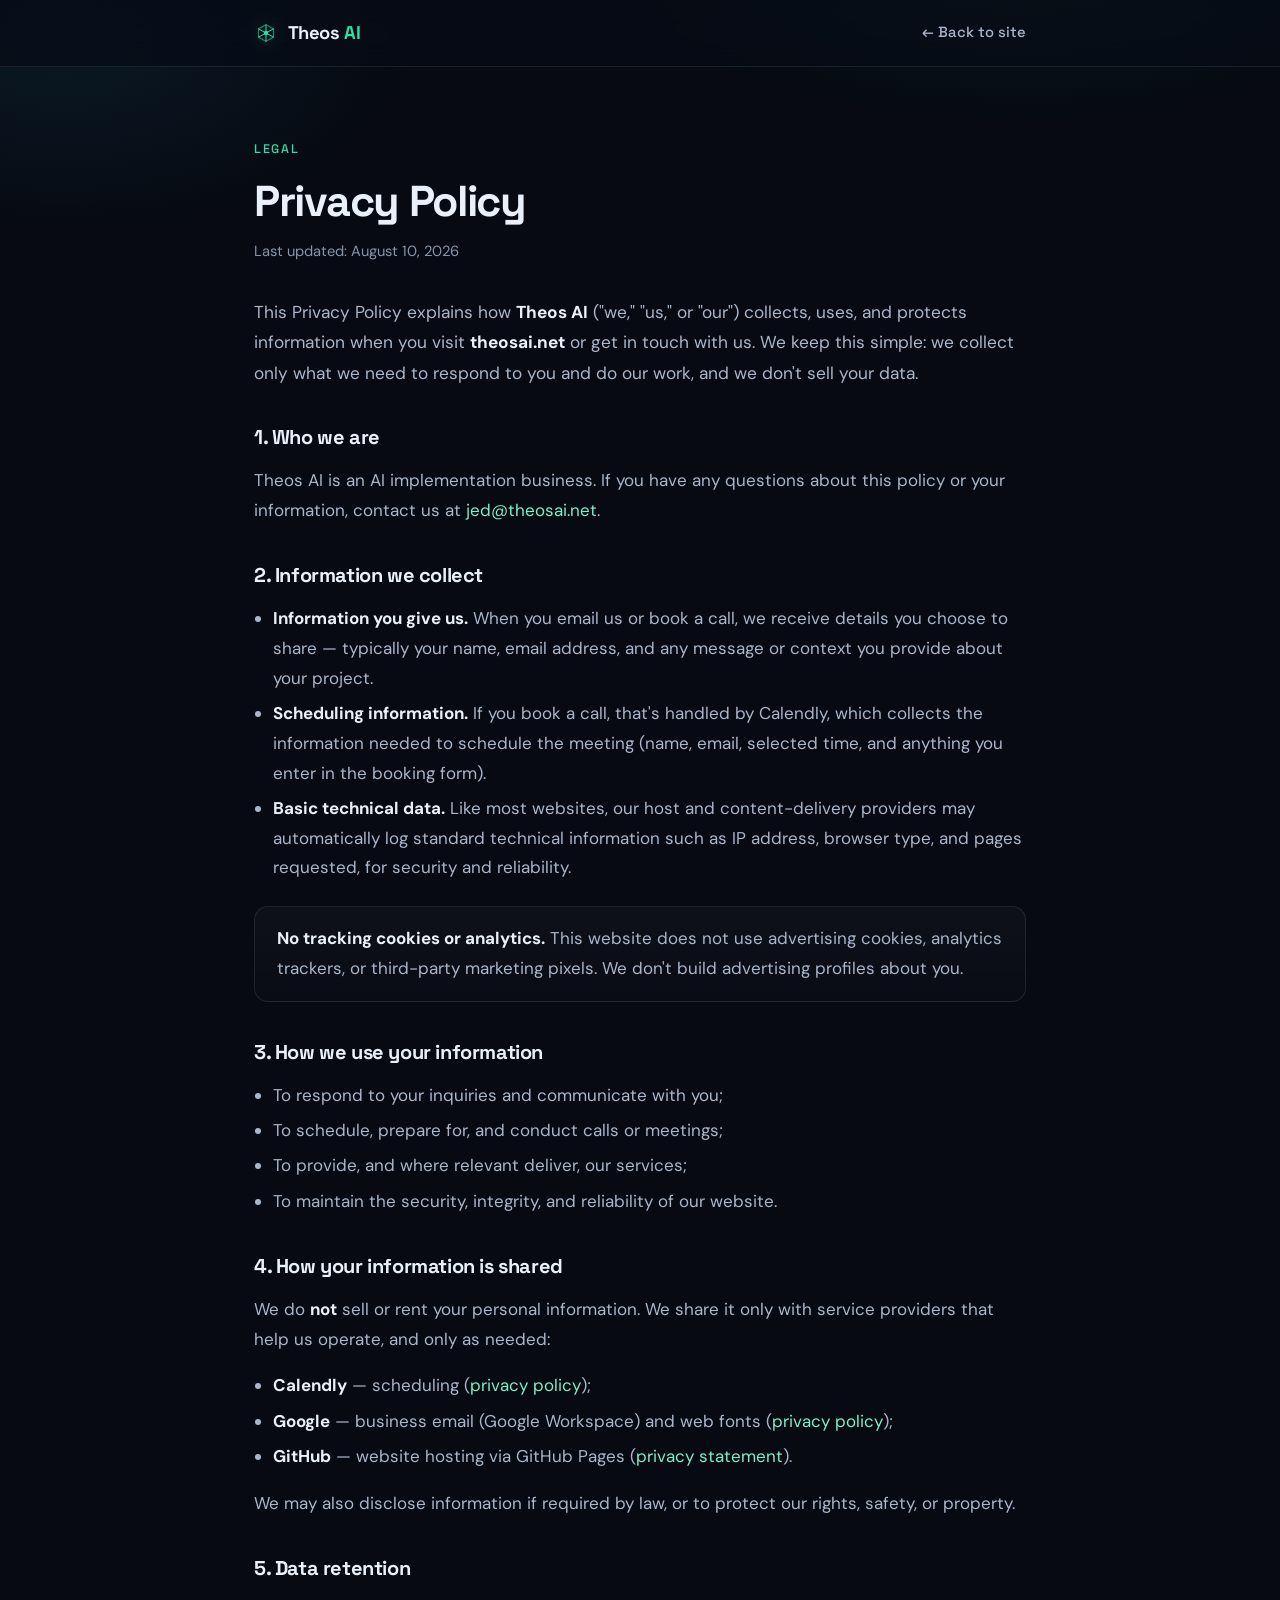
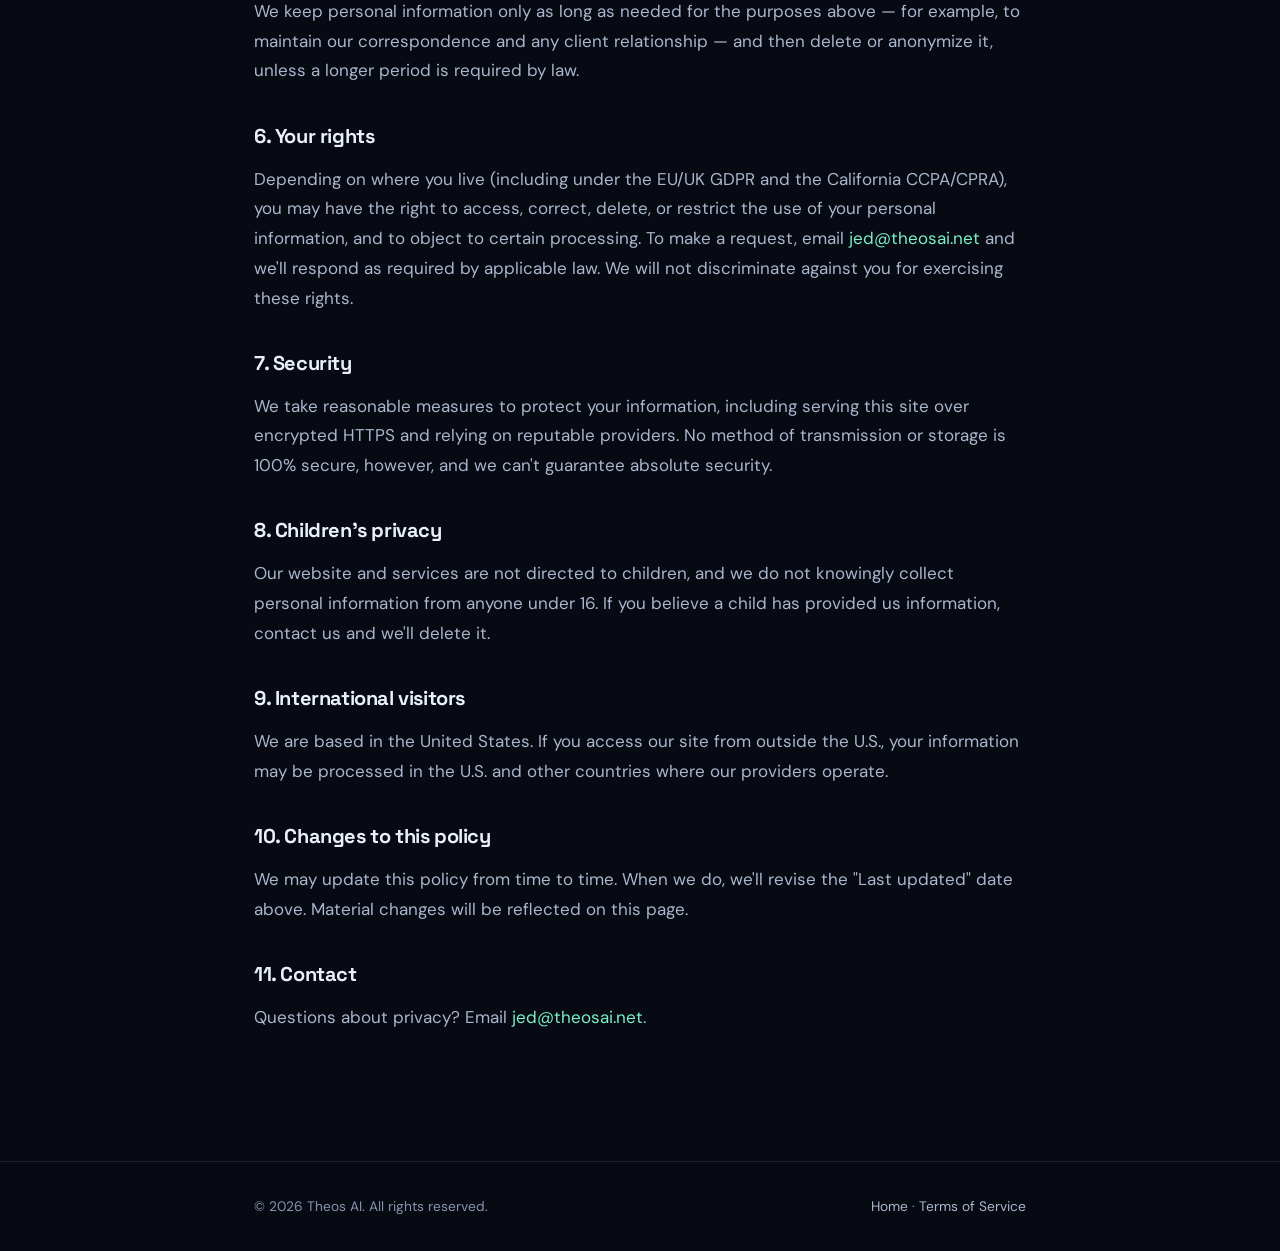
<file: privacy.html>
<!doctype html>
<!--
  Privacy Policy — TEMPLATE with Theos AI details filled in.
  Review/customize as your business grows (e.g. if you add analytics, forms, or new tools).
  For a fully tailored policy, consider a lawyer or a generator like Termly / iubenda.
-->
<html lang="en">
<head>
  <meta charset="utf-8" />
  <meta name="viewport" content="width=device-width, initial-scale=1" />
  <title>Privacy Policy — Theos AI</title>
  <meta name="description" content="How Theos AI collects, uses, and protects your information." />
  <meta name="theme-color" content="#070A12" />
  <meta name="robots" content="noindex" />
  <link rel="icon" href="/favicon.ico?v=2" sizes="any" />
  <link rel="icon" href="/favicon.svg?v=2" type="image/svg+xml" />
  <link rel="apple-touch-icon" href="/apple-touch-icon.png?v=2" />
  <link rel="preconnect" href="https://fonts.googleapis.com" />
  <link rel="preconnect" href="https://fonts.gstatic.com" crossorigin />
  <link href="https://fonts.googleapis.com/css2?family=DM+Sans:opsz,wght@9..40,400;9..40,500;9..40,600;9..40,700&family=Space+Grotesk:wght@400;500;600;700&display=swap" rel="stylesheet" />
  <style>
  :root{
    --bg:#070A12; --bg-2:#0E1526; --line:rgba(150,168,200,.14); --line-2:rgba(150,168,200,.22);
    --text:#EAF0FB; --dim:#AAB6CC; --muted:#8794AD; --acc:#2FE0A2; --acc-300:#7CF0C6; --ink:#04160E;
    --maxw:820px; --ease:cubic-bezier(.22,.61,.36,1);
  }
  *,*::before,*::after{ box-sizing:border-box; }
  html{ -webkit-text-size-adjust:100%; scroll-behavior:smooth; }
  body{ margin:0; background:var(--bg); color:var(--text); font-family:"DM Sans",system-ui,-apple-system,"Segoe UI",Roboto,sans-serif; font-size:17px; line-height:1.75; -webkit-font-smoothing:antialiased; }
  body::before{ content:""; position:fixed; inset:0; z-index:-1; pointer-events:none;
    background:radial-gradient(60% 40% at 80% -10%,rgba(47,224,162,.10),transparent 60%),radial-gradient(45% 35% at 5% 5%,rgba(56,198,244,.08),transparent 62%); }
  a{ color:var(--acc-300); text-decoration:none; transition:color .2s var(--ease); }
  a:hover{ color:var(--acc); }
  h1,h2{ font-family:"Space Grotesk",system-ui,sans-serif; color:var(--text); line-height:1.15; letter-spacing:-.02em; }
  h1{ font-size:clamp(2rem,4vw,2.7rem); letter-spacing:-.03em; margin:0 0 .3em; }
  h2{ font-size:1.25rem; margin:2.4rem 0 .6rem; }
  p,li{ color:var(--dim); }
  strong{ color:var(--text); }
  .container{ width:100%; max-width:var(--maxw); margin-inline:auto; padding-inline:24px; }
  .nav{ position:sticky; top:0; z-index:50; background:rgba(8,12,22,.72); backdrop-filter:blur(14px) saturate(140%); border-bottom:1px solid var(--line); }
  .nav__inner{ display:flex; align-items:center; gap:1rem; height:66px; }
  .brand{ display:inline-flex; align-items:center; gap:.6rem; color:var(--text); font-family:"Space Grotesk",sans-serif; font-weight:700; font-size:1.15rem; letter-spacing:-.02em; }
  .brand__mark{ color:var(--acc); filter:drop-shadow(0 0 10px rgba(47,224,162,.35)); }
  .brand__accent{ color:var(--acc); }
  .nav__back{ margin-left:auto; font-family:"Space Grotesk",sans-serif; font-weight:500; font-size:.92rem; color:var(--dim); }
  .nav__back:hover{ color:var(--text); }
  main{ padding:clamp(2.5rem,6vw,4.5rem) 0 4rem; }
  .eyebrow{ font-family:"Space Grotesk",sans-serif; font-weight:500; font-size:.78rem; text-transform:uppercase; letter-spacing:.14em; color:var(--acc); margin:0 0 1rem; }
  .updated{ color:var(--muted); font-size:.92rem; margin:0 0 2rem; }
  .lede{ font-size:1.08rem; color:var(--dim); }
  .card{ background:linear-gradient(180deg,rgba(255,255,255,.03),rgba(255,255,255,.01)); border:1px solid var(--line); border-radius:14px; padding:1.1rem 1.4rem; margin:1.4rem 0; }
  ul{ padding-left:1.2rem; }
  li{ margin:.35rem 0; }
  .footer{ border-top:1px solid var(--line); padding:2rem 0; margin-top:3rem; }
  .footer__inner{ display:flex; justify-content:space-between; flex-wrap:wrap; gap:.8rem; font-size:.86rem; color:var(--muted); }
  .footer__inner a{ color:var(--dim); }
  .footer__inner a:hover{ color:var(--acc); }
  :focus-visible{ outline:none; box-shadow:0 0 0 3px rgba(47,224,162,.5); border-radius:8px; }
  </style>
</head>
<body>
  <header class="nav">
    <div class="nav__inner container">
      <a class="brand" href="index.html" aria-label="Theos AI home">
        <svg class="brand__mark" width="24" height="24" viewBox="0 0 32 32" fill="none" aria-hidden="true">
          <path d="M16 5 L26 10.5 V21.5 L16 27 L6 21.5 V10.5 Z" stroke="currentColor" stroke-width="1.6" stroke-linejoin="round" opacity=".55"/>
          <circle cx="16" cy="16" r="3" fill="currentColor"/>
          <path d="M16 5 V12.9 M16 19.1 V27 M6 10.5 L13.3 14.5 M18.7 17.5 L26 21.5 M26 10.5 L18.7 14.5 M13.3 17.5 L6 21.5" stroke="currentColor" stroke-width="1.3" stroke-linecap="round"/>
        </svg>
        <span>Theos<span class="brand__accent"> AI</span></span>
      </a>
      <a class="nav__back" href="index.html">&larr; Back to site</a>
    </div>
  </header>

  <main>
    <div class="container">
      <p class="eyebrow">Legal</p>
      <h1>Privacy Policy</h1>
      <p class="updated">Last updated: August 10, 2026</p>

      <p class="lede">This Privacy Policy explains how <strong>Theos AI</strong> ("we," "us," or "our") collects, uses, and protects information when you visit <strong>theosai.net</strong> or get in touch with us. We keep this simple: we collect only what we need to respond to you and do our work, and we don't sell your data.</p>

      <h2>1. Who we are</h2>
      <p>Theos AI is an AI implementation business. If you have any questions about this policy or your information, contact us at <a href="mailto:jed@theosai.net">jed@theosai.net</a>.</p>

      <h2>2. Information we collect</h2>
      <ul>
        <li><strong>Information you give us.</strong> When you email us or book a call, we receive details you choose to share — typically your name, email address, and any message or context you provide about your project.</li>
        <li><strong>Scheduling information.</strong> If you book a call, that's handled by Calendly, which collects the information needed to schedule the meeting (name, email, selected time, and anything you enter in the booking form).</li>
        <li><strong>Basic technical data.</strong> Like most websites, our host and content-delivery providers may automatically log standard technical information such as IP address, browser type, and pages requested, for security and reliability.</li>
      </ul>
      <div class="card"><p style="margin:0"><strong>No tracking cookies or analytics.</strong> This website does not use advertising cookies, analytics trackers, or third-party marketing pixels. We don't build advertising profiles about you.</p></div>

      <h2>3. How we use your information</h2>
      <ul>
        <li>To respond to your inquiries and communicate with you;</li>
        <li>To schedule, prepare for, and conduct calls or meetings;</li>
        <li>To provide, and where relevant deliver, our services;</li>
        <li>To maintain the security, integrity, and reliability of our website.</li>
      </ul>

      <h2>4. How your information is shared</h2>
      <p>We do <strong>not</strong> sell or rent your personal information. We share it only with service providers that help us operate, and only as needed:</p>
      <ul>
        <li><strong>Calendly</strong> — scheduling (<a href="https://calendly.com/privacy" target="_blank" rel="noopener">privacy policy</a>);</li>
        <li><strong>Google</strong> — business email (Google Workspace) and web fonts (<a href="https://policies.google.com/privacy" target="_blank" rel="noopener">privacy policy</a>);</li>
        <li><strong>GitHub</strong> — website hosting via GitHub Pages (<a href="https://docs.github.com/site-policy/privacy-policies/github-general-privacy-statement" target="_blank" rel="noopener">privacy statement</a>).</li>
      </ul>
      <p>We may also disclose information if required by law, or to protect our rights, safety, or property.</p>

      <h2>5. Data retention</h2>
      <p>We keep personal information only as long as needed for the purposes above — for example, to maintain our correspondence and any client relationship — and then delete or anonymize it, unless a longer period is required by law.</p>

      <h2>6. Your rights</h2>
      <p>Depending on where you live (including under the EU/UK GDPR and the California CCPA/CPRA), you may have the right to access, correct, delete, or restrict the use of your personal information, and to object to certain processing. To make a request, email <a href="mailto:jed@theosai.net">jed@theosai.net</a> and we'll respond as required by applicable law. We will not discriminate against you for exercising these rights.</p>

      <h2>7. Security</h2>
      <p>We take reasonable measures to protect your information, including serving this site over encrypted HTTPS and relying on reputable providers. No method of transmission or storage is 100% secure, however, and we can't guarantee absolute security.</p>

      <h2>8. Children's privacy</h2>
      <p>Our website and services are not directed to children, and we do not knowingly collect personal information from anyone under 16. If you believe a child has provided us information, contact us and we'll delete it.</p>

      <h2>9. International visitors</h2>
      <p>We are based in the United States. If you access our site from outside the U.S., your information may be processed in the U.S. and other countries where our providers operate.</p>

      <h2>10. Changes to this policy</h2>
      <p>We may update this policy from time to time. When we do, we'll revise the "Last updated" date above. Material changes will be reflected on this page.</p>

      <h2>11. Contact</h2>
      <p>Questions about privacy? Email <a href="mailto:jed@theosai.net">jed@theosai.net</a>.</p>
    </div>
  </main>

  <footer class="footer">
    <div class="container footer__inner">
      <span>&copy; <span id="year">2026</span> Theos AI. All rights reserved.</span>
      <span><a href="index.html">Home</a> &middot; <a href="terms.html">Terms of Service</a></span>
    </div>
  </footer>
  <script>var y=document.getElementById("year");if(y)y.textContent=new Date().getFullYear();</script>
</body>
</html>
</file>
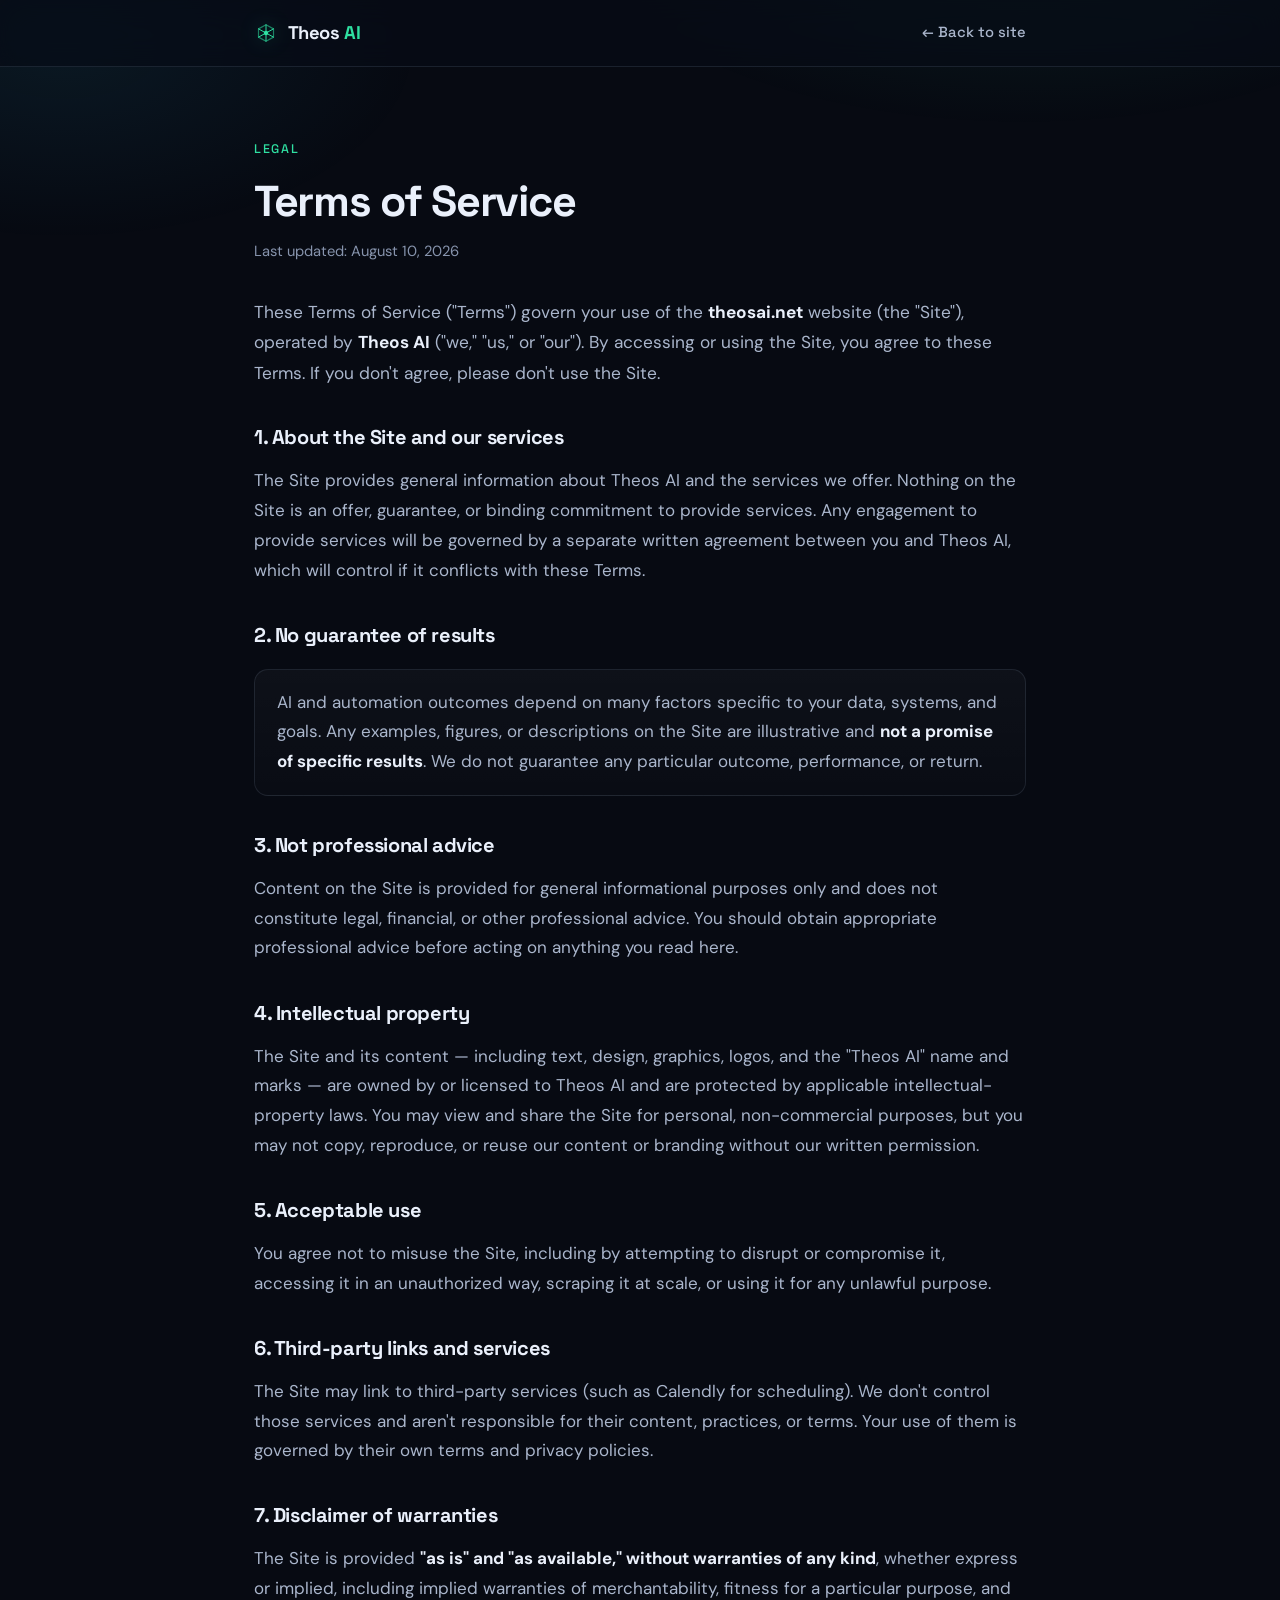
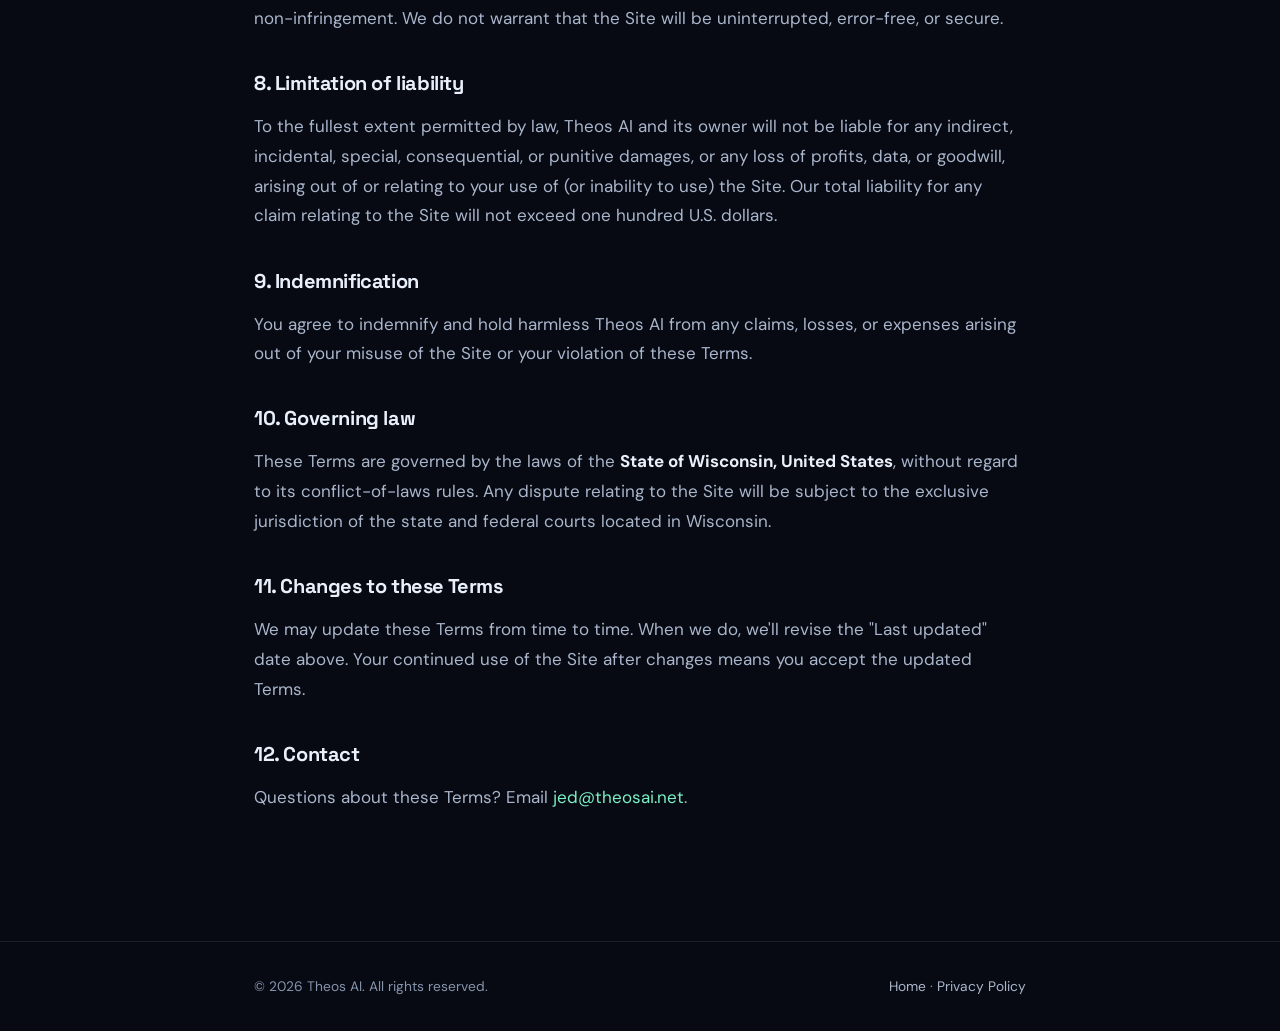
<file: terms.html>
<!doctype html>
<!--
  Terms of Service — TEMPLATE with Theos AI details filled in.
  This governs use of the WEBSITE. Your actual client work should be governed by a separate
  signed services agreement (scope, payment, liability, IP, confidentiality). Have a lawyer
  review if you want these airtight.
-->
<html lang="en">
<head>
  <meta charset="utf-8" />
  <meta name="viewport" content="width=device-width, initial-scale=1" />
  <title>Terms of Service — Theos AI</title>
  <meta name="description" content="The terms that govern your use of the Theos AI website." />
  <meta name="theme-color" content="#070A12" />
  <meta name="robots" content="noindex" />
  <link rel="icon" href="/favicon.ico?v=2" sizes="any" />
  <link rel="icon" href="/favicon.svg?v=2" type="image/svg+xml" />
  <link rel="apple-touch-icon" href="/apple-touch-icon.png?v=2" />
  <link rel="preconnect" href="https://fonts.googleapis.com" />
  <link rel="preconnect" href="https://fonts.gstatic.com" crossorigin />
  <link href="https://fonts.googleapis.com/css2?family=DM+Sans:opsz,wght@9..40,400;9..40,500;9..40,600;9..40,700&family=Space+Grotesk:wght@400;500;600;700&display=swap" rel="stylesheet" />
  <style>
  :root{
    --bg:#070A12; --bg-2:#0E1526; --line:rgba(150,168,200,.14); --line-2:rgba(150,168,200,.22);
    --text:#EAF0FB; --dim:#AAB6CC; --muted:#8794AD; --acc:#2FE0A2; --acc-300:#7CF0C6; --ink:#04160E;
    --maxw:820px; --ease:cubic-bezier(.22,.61,.36,1);
  }
  *,*::before,*::after{ box-sizing:border-box; }
  html{ -webkit-text-size-adjust:100%; scroll-behavior:smooth; }
  body{ margin:0; background:var(--bg); color:var(--text); font-family:"DM Sans",system-ui,-apple-system,"Segoe UI",Roboto,sans-serif; font-size:17px; line-height:1.75; -webkit-font-smoothing:antialiased; }
  body::before{ content:""; position:fixed; inset:0; z-index:-1; pointer-events:none;
    background:radial-gradient(60% 40% at 80% -10%,rgba(47,224,162,.10),transparent 60%),radial-gradient(45% 35% at 5% 5%,rgba(56,198,244,.08),transparent 62%); }
  a{ color:var(--acc-300); text-decoration:none; transition:color .2s var(--ease); }
  a:hover{ color:var(--acc); }
  h1,h2{ font-family:"Space Grotesk",system-ui,sans-serif; color:var(--text); line-height:1.15; letter-spacing:-.02em; }
  h1{ font-size:clamp(2rem,4vw,2.7rem); letter-spacing:-.03em; margin:0 0 .3em; }
  h2{ font-size:1.25rem; margin:2.4rem 0 .6rem; }
  p,li{ color:var(--dim); }
  strong{ color:var(--text); }
  .container{ width:100%; max-width:var(--maxw); margin-inline:auto; padding-inline:24px; }
  .nav{ position:sticky; top:0; z-index:50; background:rgba(8,12,22,.72); backdrop-filter:blur(14px) saturate(140%); border-bottom:1px solid var(--line); }
  .nav__inner{ display:flex; align-items:center; gap:1rem; height:66px; }
  .brand{ display:inline-flex; align-items:center; gap:.6rem; color:var(--text); font-family:"Space Grotesk",sans-serif; font-weight:700; font-size:1.15rem; letter-spacing:-.02em; }
  .brand__mark{ color:var(--acc); filter:drop-shadow(0 0 10px rgba(47,224,162,.35)); }
  .brand__accent{ color:var(--acc); }
  .nav__back{ margin-left:auto; font-family:"Space Grotesk",sans-serif; font-weight:500; font-size:.92rem; color:var(--dim); }
  .nav__back:hover{ color:var(--text); }
  main{ padding:clamp(2.5rem,6vw,4.5rem) 0 4rem; }
  .eyebrow{ font-family:"Space Grotesk",sans-serif; font-weight:500; font-size:.78rem; text-transform:uppercase; letter-spacing:.14em; color:var(--acc); margin:0 0 1rem; }
  .updated{ color:var(--muted); font-size:.92rem; margin:0 0 2rem; }
  .lede{ font-size:1.08rem; color:var(--dim); }
  .card{ background:linear-gradient(180deg,rgba(255,255,255,.03),rgba(255,255,255,.01)); border:1px solid var(--line); border-radius:14px; padding:1.1rem 1.4rem; margin:1.4rem 0; }
  ul{ padding-left:1.2rem; }
  li{ margin:.35rem 0; }
  .footer{ border-top:1px solid var(--line); padding:2rem 0; margin-top:3rem; }
  .footer__inner{ display:flex; justify-content:space-between; flex-wrap:wrap; gap:.8rem; font-size:.86rem; color:var(--muted); }
  .footer__inner a{ color:var(--dim); }
  .footer__inner a:hover{ color:var(--acc); }
  :focus-visible{ outline:none; box-shadow:0 0 0 3px rgba(47,224,162,.5); border-radius:8px; }
  </style>
</head>
<body>
  <header class="nav">
    <div class="nav__inner container">
      <a class="brand" href="index.html" aria-label="Theos AI home">
        <svg class="brand__mark" width="24" height="24" viewBox="0 0 32 32" fill="none" aria-hidden="true">
          <path d="M16 5 L26 10.5 V21.5 L16 27 L6 21.5 V10.5 Z" stroke="currentColor" stroke-width="1.6" stroke-linejoin="round" opacity=".55"/>
          <circle cx="16" cy="16" r="3" fill="currentColor"/>
          <path d="M16 5 V12.9 M16 19.1 V27 M6 10.5 L13.3 14.5 M18.7 17.5 L26 21.5 M26 10.5 L18.7 14.5 M13.3 17.5 L6 21.5" stroke="currentColor" stroke-width="1.3" stroke-linecap="round"/>
        </svg>
        <span>Theos<span class="brand__accent"> AI</span></span>
      </a>
      <a class="nav__back" href="index.html">&larr; Back to site</a>
    </div>
  </header>

  <main>
    <div class="container">
      <p class="eyebrow">Legal</p>
      <h1>Terms of Service</h1>
      <p class="updated">Last updated: August 10, 2026</p>

      <p class="lede">These Terms of Service ("Terms") govern your use of the <strong>theosai.net</strong> website (the "Site"), operated by <strong>Theos AI</strong> ("we," "us," or "our"). By accessing or using the Site, you agree to these Terms. If you don't agree, please don't use the Site.</p>

      <h2>1. About the Site and our services</h2>
      <p>The Site provides general information about Theos AI and the services we offer. Nothing on the Site is an offer, guarantee, or binding commitment to provide services. Any engagement to provide services will be governed by a separate written agreement between you and Theos AI, which will control if it conflicts with these Terms.</p>

      <h2>2. No guarantee of results</h2>
      <div class="card"><p style="margin:0">AI and automation outcomes depend on many factors specific to your data, systems, and goals. Any examples, figures, or descriptions on the Site are illustrative and <strong>not a promise of specific results</strong>. We do not guarantee any particular outcome, performance, or return.</p></div>

      <h2>3. Not professional advice</h2>
      <p>Content on the Site is provided for general informational purposes only and does not constitute legal, financial, or other professional advice. You should obtain appropriate professional advice before acting on anything you read here.</p>

      <h2>4. Intellectual property</h2>
      <p>The Site and its content — including text, design, graphics, logos, and the "Theos AI" name and marks — are owned by or licensed to Theos AI and are protected by applicable intellectual-property laws. You may view and share the Site for personal, non-commercial purposes, but you may not copy, reproduce, or reuse our content or branding without our written permission.</p>

      <h2>5. Acceptable use</h2>
      <p>You agree not to misuse the Site, including by attempting to disrupt or compromise it, accessing it in an unauthorized way, scraping it at scale, or using it for any unlawful purpose.</p>

      <h2>6. Third-party links and services</h2>
      <p>The Site may link to third-party services (such as Calendly for scheduling). We don't control those services and aren't responsible for their content, practices, or terms. Your use of them is governed by their own terms and privacy policies.</p>

      <h2>7. Disclaimer of warranties</h2>
      <p>The Site is provided <strong>"as is" and "as available," without warranties of any kind</strong>, whether express or implied, including implied warranties of merchantability, fitness for a particular purpose, and non-infringement. We do not warrant that the Site will be uninterrupted, error-free, or secure.</p>

      <h2>8. Limitation of liability</h2>
      <p>To the fullest extent permitted by law, Theos AI and its owner will not be liable for any indirect, incidental, special, consequential, or punitive damages, or any loss of profits, data, or goodwill, arising out of or relating to your use of (or inability to use) the Site. Our total liability for any claim relating to the Site will not exceed one hundred U.S. dollars.</p>

      <h2>9. Indemnification</h2>
      <p>You agree to indemnify and hold harmless Theos AI from any claims, losses, or expenses arising out of your misuse of the Site or your violation of these Terms.</p>

      <h2>10. Governing law</h2>
      <p>These Terms are governed by the laws of the <strong>State of Wisconsin, United States</strong>, without regard to its conflict-of-laws rules. Any dispute relating to the Site will be subject to the exclusive jurisdiction of the state and federal courts located in Wisconsin.</p>

      <h2>11. Changes to these Terms</h2>
      <p>We may update these Terms from time to time. When we do, we'll revise the "Last updated" date above. Your continued use of the Site after changes means you accept the updated Terms.</p>

      <h2>12. Contact</h2>
      <p>Questions about these Terms? Email <a href="mailto:jed@theosai.net">jed@theosai.net</a>.</p>
    </div>
  </main>

  <footer class="footer">
    <div class="container footer__inner">
      <span>&copy; <span id="year">2026</span> Theos AI. All rights reserved.</span>
      <span><a href="index.html">Home</a> &middot; <a href="privacy.html">Privacy Policy</a></span>
    </div>
  </footer>
  <script>var y=document.getElementById("year");if(y)y.textContent=new Date().getFullYear();</script>
</body>
</html>
</file>
